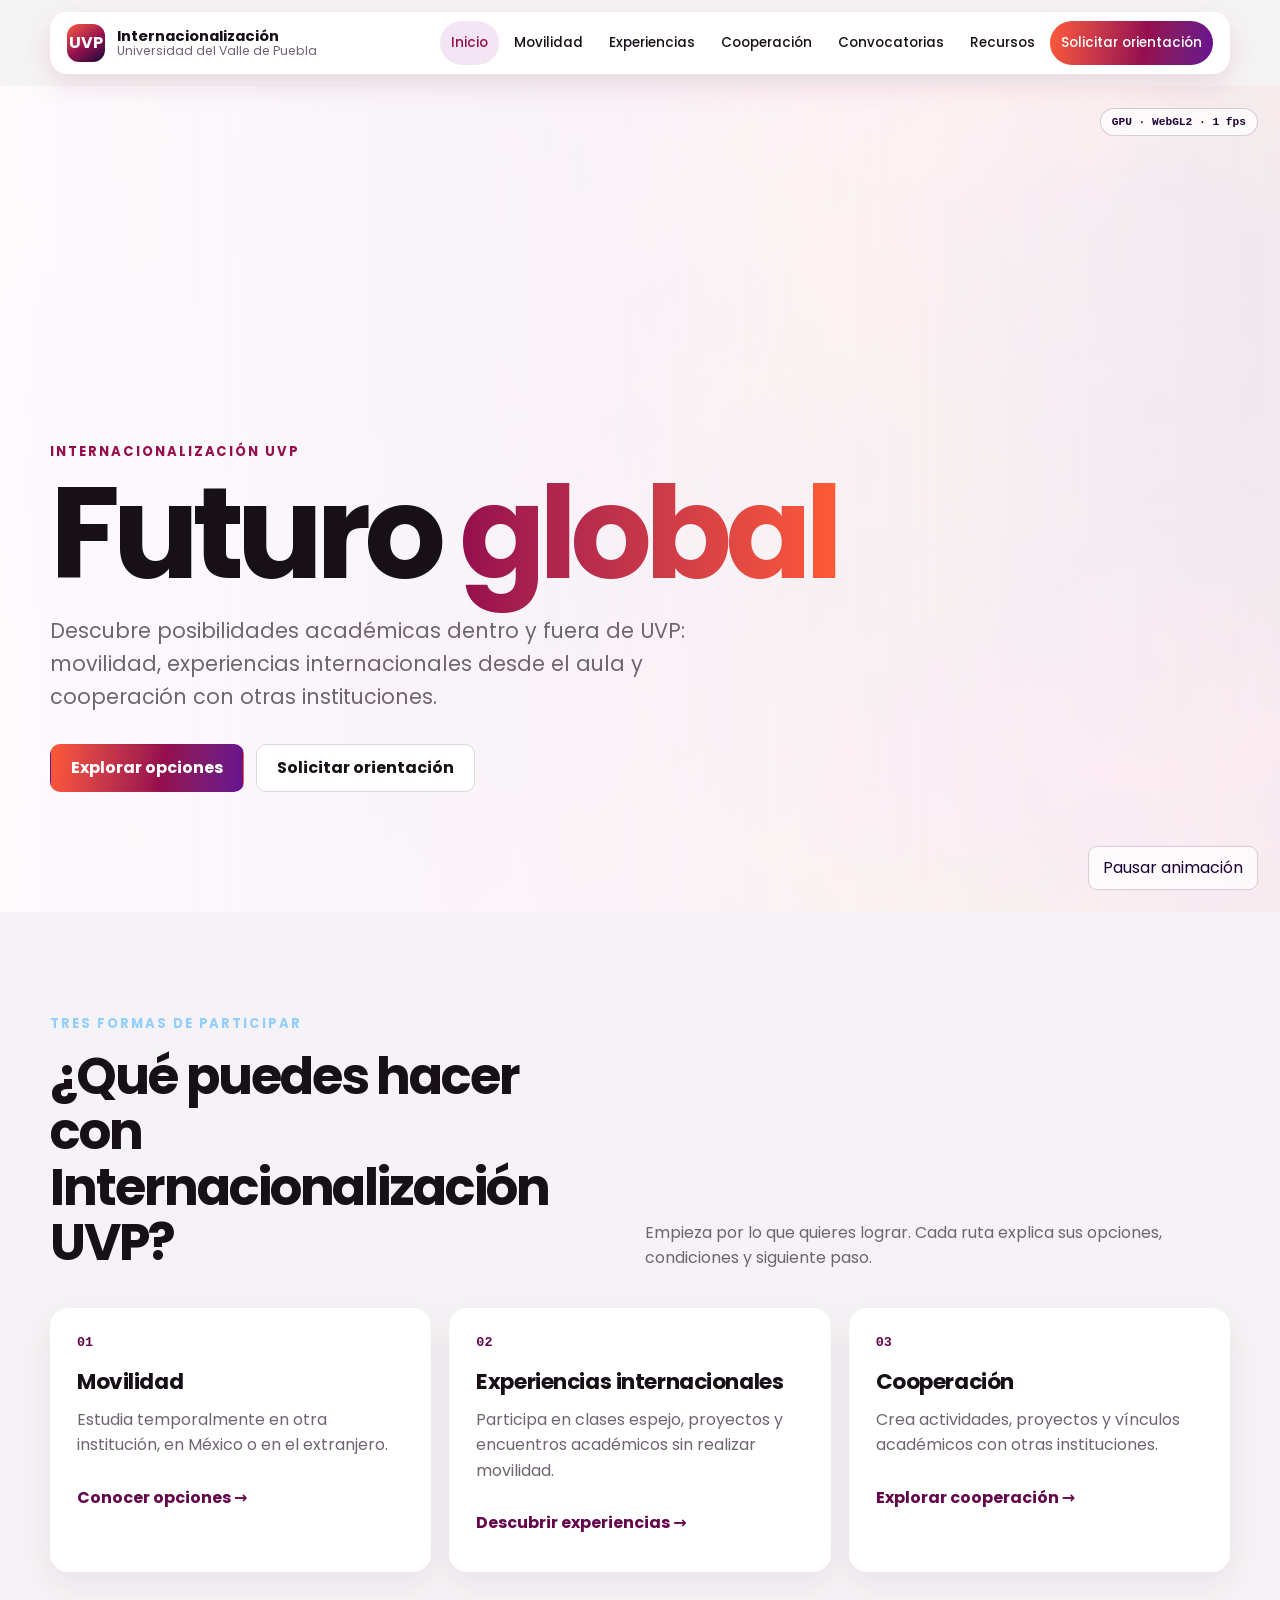
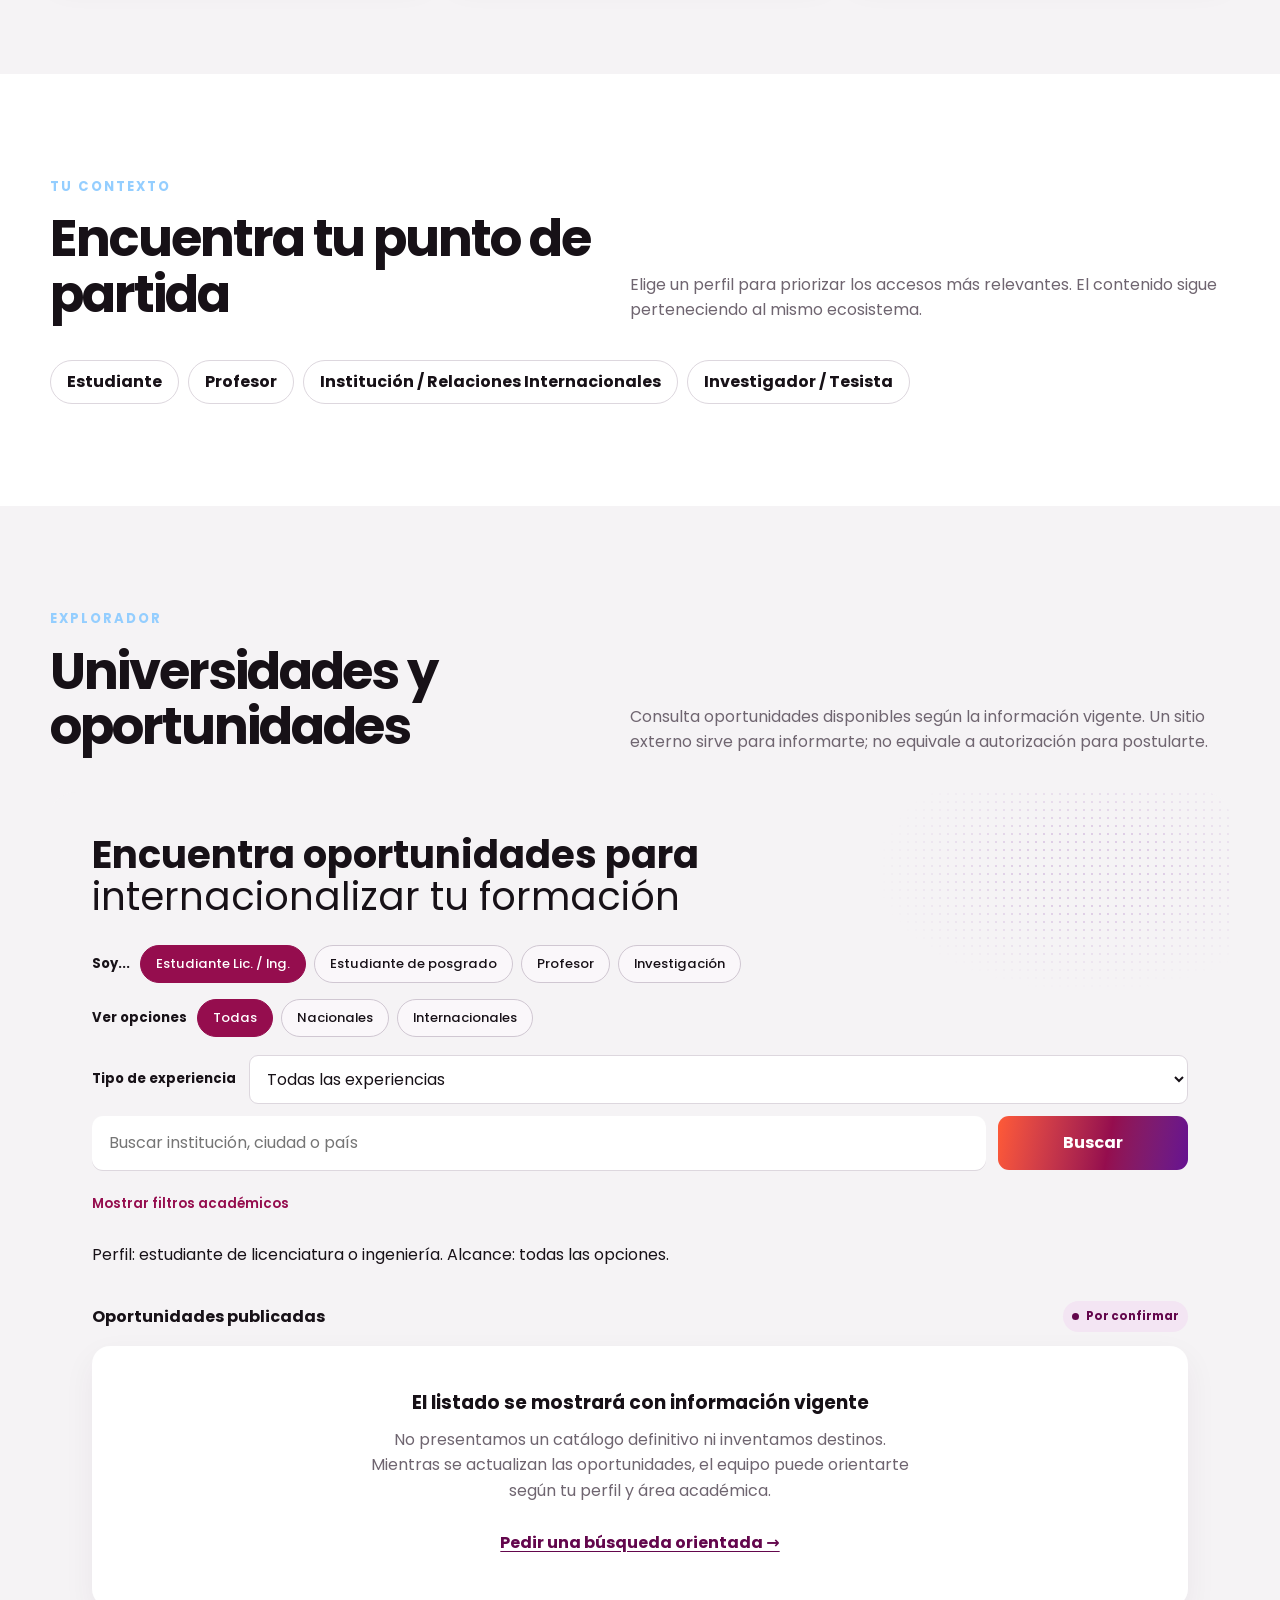
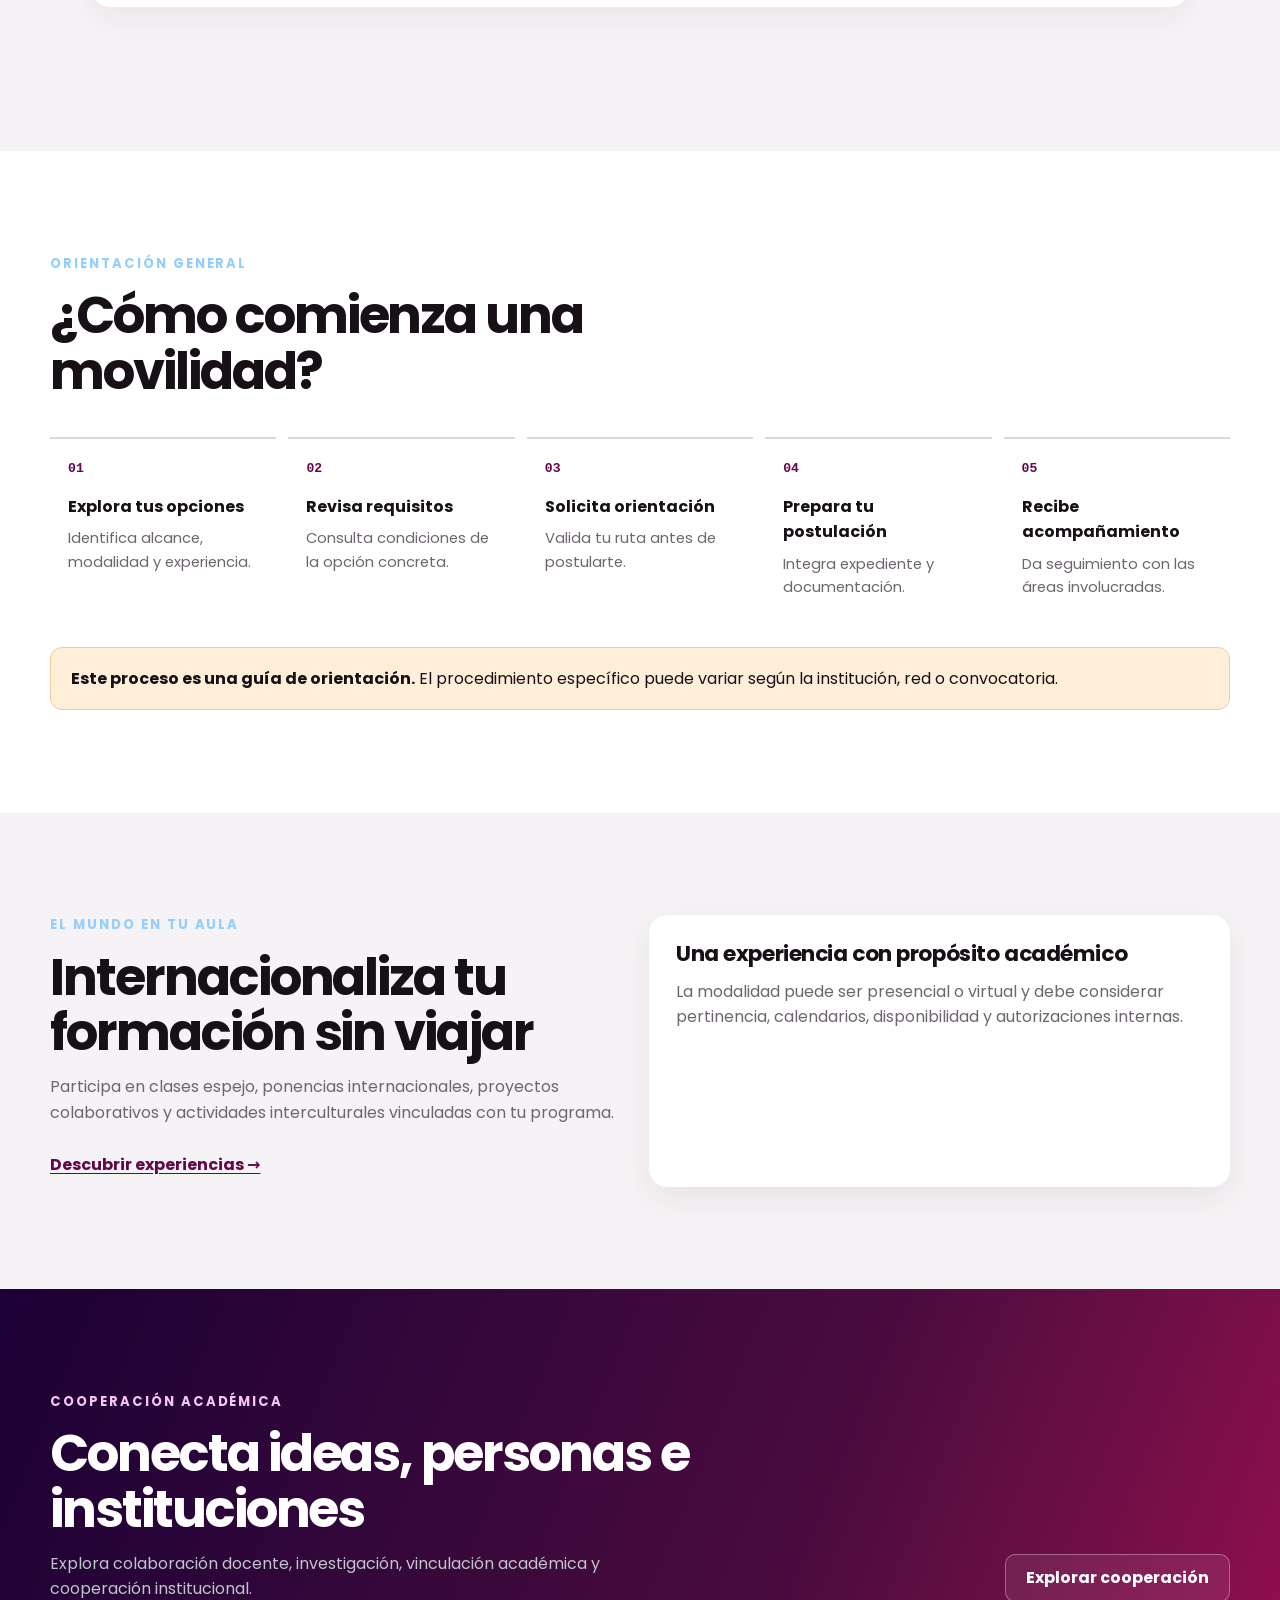
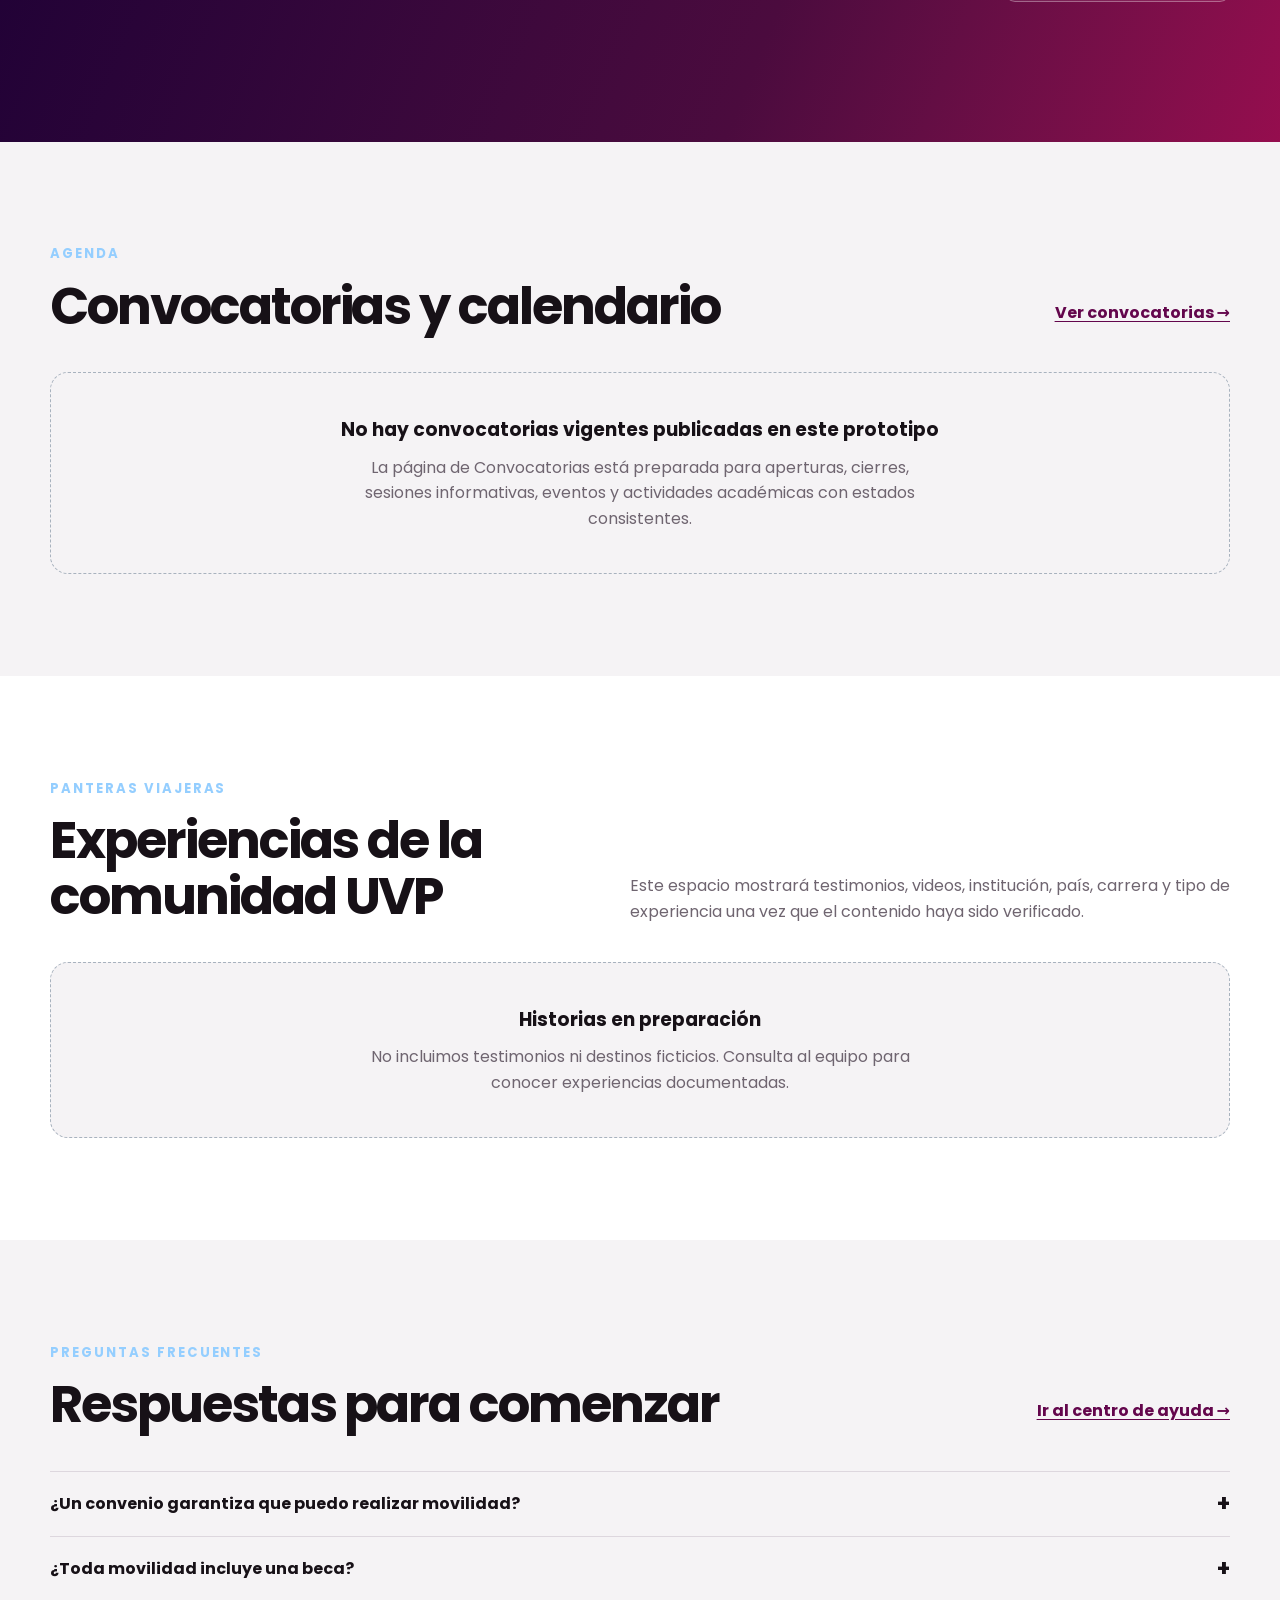
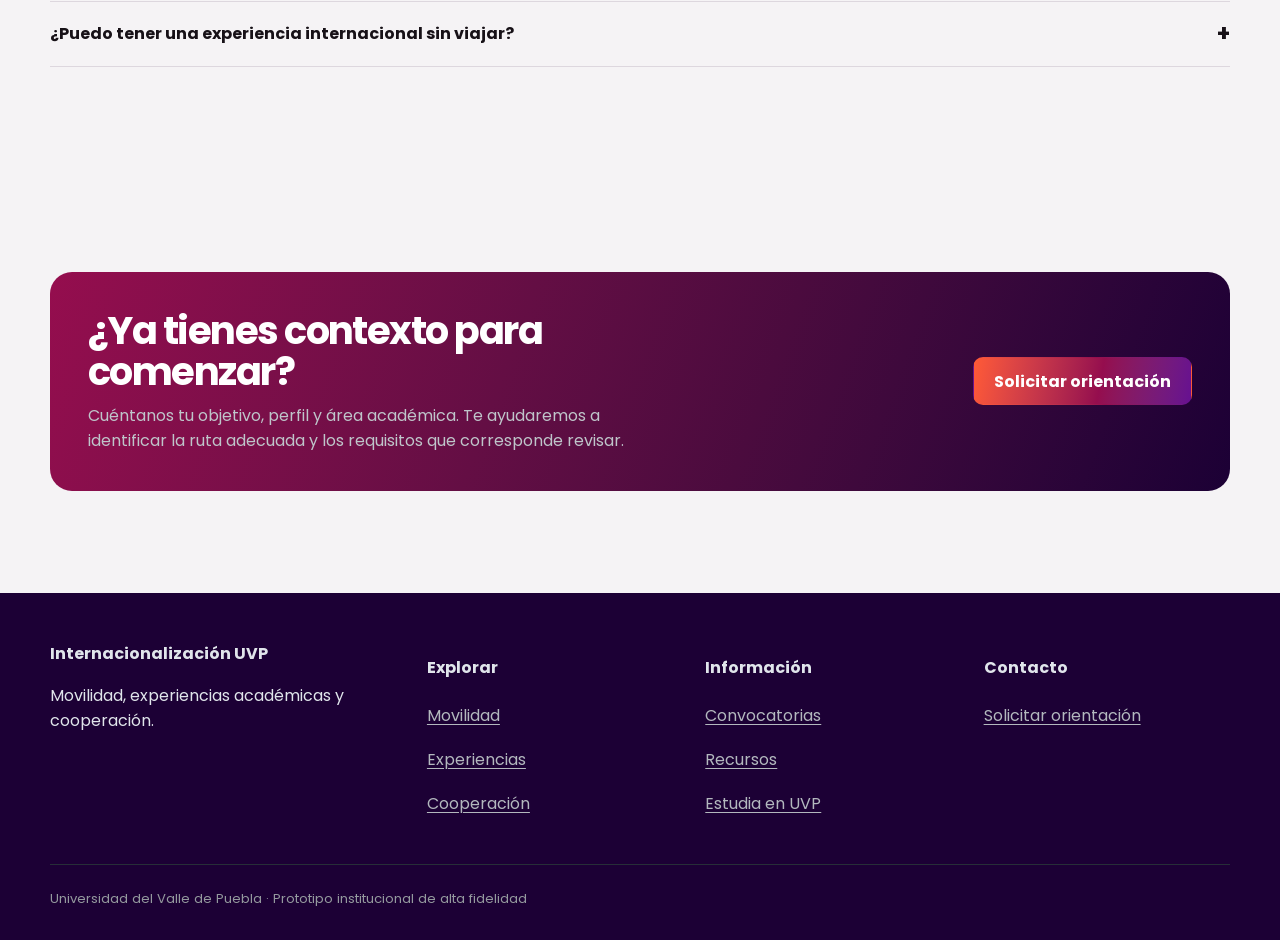
<file: index.html>
<!doctype html>
<html lang="es-MX">
<head>
  <meta charset="utf-8">
  <meta name="viewport" content="width=device-width, initial-scale=1">
  <meta name="description" content="Internacionalización UVP: movilidad, experiencias internacionales y cooperación académica.">
  <title>Internacionalización UVP</title>
  <style>
    :root{--bg:oklch(99% .002 240);--surface:oklch(100% 0 0);--fg:oklch(18% .012 250);--muted:oklch(54% .012 250);--border:oklch(92% .005 250);--accent:oklch(58% .18 255);--accent-dark:oklch(48% .18 255);--accent-soft:oklch(96% .03 255);--deep:oklch(19% .04 255);--success:oklch(52% .14 150);--warning:oklch(66% .14 75);--font-display:-apple-system,BlinkMacSystemFont,'SF Pro Display',system-ui,sans-serif;--font-body:-apple-system,BlinkMacSystemFont,'SF Pro Text',system-ui,sans-serif;--font-mono:ui-monospace,'SFMono-Regular',Consolas,monospace;--max:1180px}
    *{box-sizing:border-box}html{scroll-behavior:smooth}body{margin:0;color:var(--fg);background:var(--bg);font-family:var(--font-body);line-height:1.6}body.menu-open{overflow:hidden}a{color:inherit;text-underline-offset:.18em}button,input,select{font:inherit}:focus-visible{outline:3px solid oklch(68% .16 255);outline-offset:3px}.skip{position:fixed;left:18px;top:-80px;z-index:100;padding:12px 18px;background:var(--surface);border-radius:10px}.skip:focus{top:18px}.site-header{position:sticky;top:0;z-index:40;background:oklch(99% .002 240/.9);backdrop-filter:blur(14px);border-bottom:1px solid var(--border)}.nav-wrap{width:min(var(--max),calc(100% - 40px));margin:auto;min-height:74px;display:flex;align-items:center;gap:24px}.brand{display:flex;align-items:center;gap:12px;text-decoration:none;min-width:226px}.brand-mark{width:38px;height:38px;display:grid;place-items:center;border-radius:10px;background:var(--deep);color:var(--surface);font-weight:800}.brand-copy{line-height:1.1;font-size:.78rem;color:var(--muted)}.brand-copy strong{display:block;color:var(--fg);font-size:.92rem}.site-nav{display:flex;align-items:center;gap:4px;margin-left:auto}.site-nav a{min-height:44px;display:inline-flex;align-items:center;padding:0 11px;border-radius:9px;text-decoration:none;font-size:.92rem;font-weight:700}.site-nav a:hover,.site-nav a[aria-current=page]{background:var(--accent-soft);color:var(--accent-dark)}.site-nav .nav-cta{background:var(--accent);color:var(--surface)}.site-nav .nav-cta:hover{background:var(--accent-dark);color:var(--surface)}.menu-toggle{display:none;margin-left:auto;min-width:44px;min-height:44px;border:1px solid var(--border);background:var(--surface);border-radius:10px;color:var(--fg)}
    .hero{position:relative;min-height:calc(100svh - 74px);display:grid;align-items:end;overflow:hidden;background:var(--deep);color:var(--surface)}#aurora{position:absolute;inset:0;width:100%;height:100%;display:block}.hero::after{content:"";position:absolute;inset:0;background:linear-gradient(90deg,oklch(12% .04 255/.88) 0%,oklch(12% .04 255/.45) 52%,oklch(12% .04 255/.1) 100%)}.hero-content{position:relative;z-index:2;width:min(var(--max),calc(100% - 40px));margin:0 auto;padding:clamp(64px,10vw,120px) 0}.eyebrow{margin:0 0 14px;color:oklch(84% .12 255);font-size:.82rem;font-weight:800;letter-spacing:.15em;text-transform:uppercase}.hero h1{max-width:14ch;margin:0;font:800 clamp(3.8rem,10vw,8rem)/.9 var(--font-display);letter-spacing:-.05em}.hero .lead{max-width:52ch;margin:24px 0 0;color:oklch(90% .01 250);font-size:clamp(1.05rem,1.8vw,1.3rem)}.hero-actions{display:flex;flex-wrap:wrap;gap:12px;margin-top:30px}.button{min-height:48px;display:inline-flex;align-items:center;justify-content:center;padding:0 20px;border:1px solid oklch(100% 0 0/.32);border-radius:10px;background:oklch(100% 0 0/.08);color:var(--surface);font-weight:800;text-decoration:none;cursor:pointer}.button:hover{background:oklch(100% 0 0/.16)}.button-primary{border-color:var(--accent);background:var(--accent)}.button-primary:hover{background:var(--accent-dark)}.fps{position:absolute;z-index:3;top:22px;right:22px;padding:7px 11px;border:1px solid oklch(100% 0 0/.25);border-radius:999px;background:oklch(12% .04 255/.5);font:700 .7rem var(--font-mono);color:oklch(90% .01 250)}.motion-toggle{position:absolute;z-index:3;right:22px;bottom:22px;min-height:44px;padding:0 14px;border:1px solid oklch(100% 0 0/.3);border-radius:9px;background:oklch(12% .04 255/.7);color:var(--surface);cursor:pointer}
    .container{width:min(var(--max),calc(100% - 40px));margin:auto}.section{padding:clamp(72px,8vw,112px) 0}.section-alt{background:var(--surface);border-block:1px solid var(--border)}.section-dark{background:var(--deep);color:var(--surface)}.section-head{display:flex;justify-content:space-between;gap:28px;align-items:end;margin-bottom:38px}.section h2{max-width:22ch;margin:0;font:750 clamp(2rem,4vw,3.4rem)/1.08 var(--font-display);letter-spacing:-.03em}.section-intro{max-width:60ch;margin:14px 0 0;color:var(--muted)}.section-dark .section-intro{color:oklch(82% .01 250)}.grid{display:grid;gap:18px}.grid-2{grid-template-columns:repeat(2,minmax(0,1fr))}.grid-3{grid-template-columns:repeat(3,minmax(0,1fr))}.grid-4{grid-template-columns:repeat(4,minmax(0,1fr))}.card{min-width:0;padding:26px;background:var(--surface);border:1px solid var(--border);border-radius:18px}.card h3{margin:0;font:750 1.35rem/1.15 var(--font-display);letter-spacing:-.02em}.card p{margin:12px 0 0;color:var(--muted)}.card-link{display:block;text-decoration:none}.card-link:hover{border-color:oklch(72% .1 255);transform:translateY(-2px)}.number{display:block;margin-bottom:20px;color:var(--accent-dark);font:700 .84rem var(--font-mono)}.text-link{min-height:44px;display:inline-flex;align-items:center;margin-top:18px;color:var(--accent-dark);font-weight:800}.pill-row,.filter-row{display:flex;flex-wrap:wrap;gap:9px}.filter-chip{min-height:44px;padding:0 16px;border:1px solid var(--border);border-radius:999px;background:var(--surface);color:var(--fg);font-weight:750;cursor:pointer}.filter-chip:hover,.filter-chip[aria-pressed=true]{border-color:var(--accent);background:var(--accent-soft);color:var(--accent-dark)}.search-panel{padding:22px;background:var(--surface);border:1px solid var(--border);border-radius:18px}.search-grid{display:grid;grid-template-columns:2fr repeat(3,1fr);gap:12px}.field{display:grid;gap:7px}.field label{font-size:.82rem;font-weight:750}.field input,.field select{width:100%;min-height:48px;padding:11px 13px;border:1px solid oklch(82% .01 250);border-radius:9px;background:var(--surface);color:var(--fg)}.results-head{display:flex;justify-content:space-between;align-items:center;gap:16px;margin:28px 0 14px}.empty-state{padding:42px 26px;border:1px dashed oklch(76% .02 250);border-radius:18px;text-align:center;background:var(--bg)}.empty-state h3{margin:0 0 10px}.empty-state p{max-width:56ch;margin:auto;color:var(--muted)}.steps{counter-reset:steps;display:grid;grid-template-columns:repeat(5,1fr);gap:12px}.step{counter-increment:steps;padding:22px 18px;border-top:2px solid var(--border)}.step::before{content:"0" counter(steps);display:block;margin-bottom:18px;color:var(--accent-dark);font:700 .82rem var(--font-mono)}.step h3{margin:0;font-size:1rem}.step p{margin:8px 0 0;color:var(--muted);font-size:.92rem}.notice{margin-top:26px;padding:18px 20px;border-radius:12px;background:oklch(96% .035 75);border:1px solid oklch(86% .07 75)}.status{display:inline-flex;align-items:center;gap:7px;padding:6px 9px;border-radius:999px;background:var(--accent-soft);color:var(--accent-dark);font-size:.72rem;font-weight:850}.status::before{content:"";width:7px;height:7px;border-radius:50%;background:currentColor}.accordion{border-top:1px solid var(--border)}.accordion-item{border-bottom:1px solid var(--border)}.accordion button{width:100%;min-height:64px;display:flex;justify-content:space-between;gap:24px;align-items:center;padding:14px 0;border:0;background:transparent;color:var(--fg);text-align:left;font-weight:750;cursor:pointer}.accordion button::after{content:"+";font-size:1.4rem}.accordion button[aria-expanded=true]::after{content:"−"}.accordion-panel{display:none;padding:0 44px 20px 0;color:var(--muted)}.accordion-panel.is-open{display:block}.cta-band{display:flex;justify-content:space-between;align-items:center;gap:28px;padding:38px;border-radius:22px;background:var(--deep);color:var(--surface)}.cta-band h2{font-size:clamp(1.8rem,3vw,2.7rem)}.cta-band p{max-width:56ch;margin:10px 0 0;color:oklch(82% .01 250)}.footer{padding:48px 0 30px;background:oklch(14% .02 255);color:oklch(92% .01 250)}.footer-grid{display:grid;grid-template-columns:1.4fr repeat(3,1fr);gap:32px}.footer h2{font-size:1rem;margin-bottom:14px}.footer a{min-height:44px;display:flex;align-items:center;width:fit-content;color:oklch(78% .01 250)}.footer-bottom{margin-top:38px;padding-top:24px;border-top:1px solid oklch(30% .02 255);color:oklch(68% .01 250);font-size:.82rem}
    @media(max-width:1040px){.menu-toggle{display:inline-grid;place-items:center}.site-nav{display:none;position:fixed;inset:74px 0 auto;padding:18px 20px 28px;background:var(--surface);border-bottom:1px solid var(--border)}.site-nav.is-open{display:grid}.search-grid{grid-template-columns:repeat(2,minmax(0,1fr))}.search-grid .field:first-child{grid-column:1/-1}.steps{grid-template-columns:repeat(3,1fr)}.grid-4{grid-template-columns:repeat(2,minmax(0,1fr))}}@media(max-width:720px){.container,.nav-wrap,.hero-content{width:min(100% - 28px,var(--max))}.brand{min-width:0}.brand-copy span{display:none}.hero::after{background:oklch(12% .04 255/.68)}.hero h1{font-size:clamp(3.3rem,17vw,5.4rem)}.fps{display:none}.grid-2,.grid-3,.grid-4,.search-grid{grid-template-columns:1fr}.search-grid .field:first-child{grid-column:auto}.steps{grid-template-columns:1fr}.section-head,.cta-band{align-items:flex-start;flex-direction:column}.footer-grid{grid-template-columns:1fr 1fr}.footer-grid>:first-child{grid-column:1/-1}}@media(prefers-reduced-motion:reduce){html{scroll-behavior:auto}*{transition-duration:.01ms!important}}
  </style>
  <style>
    @font-face{font-family:'Poppins';src:url('assets/fonts/poppins-400.woff2') format('woff2');font-weight:400;font-style:normal;font-display:swap}
    @font-face{font-family:'Poppins';src:url('assets/fonts/poppins-500.woff2') format('woff2');font-weight:500;font-style:normal;font-display:swap}
    @font-face{font-family:'Poppins';src:url('assets/fonts/poppins-600.woff2') format('woff2');font-weight:600;font-style:normal;font-display:swap}
    @font-face{font-family:'Poppins';src:url('assets/fonts/poppins-700.woff2') format('woff2');font-weight:700;font-style:normal;font-display:swap}
    :root{--bg:oklch(96.6% .003 325.6);--surface:oklch(100% 0 0);--fg:oklch(18.8% .015 326.2);--muted:oklch(52% .021 323.1);--border:oklch(88.6% .011 321.3);--accent:oklch(43.9% .17 .2);--accent-dark:oklch(34% .14 342);--accent-hot:oklch(68.4% .207 33.9);--accent-soft:oklch(93.7% .024 325.8);--deep:oklch(18.5% .097 302.4);--deep-2:oklch(29% .111 337.9);--font-display:'Poppins','Avenir Next',system-ui,sans-serif;--font-body:'Poppins','Avenir Next',system-ui,sans-serif}
    body{line-height:1.58}:focus-visible{outline-color:var(--accent-hot)}.site-header{padding:12px 0;background:oklch(96.6% .003 325.6/.84);border:0}.nav-wrap{min-height:62px;padding:0 16px;background:var(--surface);border:1px solid oklch(100% 0 0/.8);border-radius:17px;box-shadow:0 10px 28px oklch(43.9% .17 .2/.12)}.brand-mark{border-radius:12px;background:linear-gradient(145deg,var(--accent-hot),var(--accent) 54%,var(--deep))}.site-nav a{border-radius:999px;font-size:.84rem;font-weight:500}.site-nav a:hover,.site-nav a[aria-current=page]{background:var(--accent-soft);color:var(--accent)}.site-nav .nav-cta,.button-primary{border-color:transparent;background:linear-gradient(100deg,var(--accent-hot),var(--accent) 58%,oklch(40% .19 310));color:var(--surface)}.site-nav .nav-cta:hover,.button-primary:hover{background:linear-gradient(100deg,oklch(62% .2 34),var(--accent-dark) 62%,var(--deep));color:var(--surface)}
    .hero{color:var(--fg);background:var(--bg)}.hero::after{background:linear-gradient(90deg,oklch(99% .004 325/.94) 0%,oklch(98% .008 325/.72) 48%,oklch(98% .008 325/.12) 100%)}.hero .eyebrow{color:var(--accent)}.hero h1{max-width:11ch;color:var(--fg);font-weight:700;letter-spacing:-.055em;text-shadow:none}.hero h1 span{background:linear-gradient(90deg,var(--accent),var(--accent-hot));background-clip:text;-webkit-background-clip:text;color:transparent}.hero .lead{color:var(--muted)}.hero .button:not(.button-primary){border-color:var(--border);background:var(--surface);color:var(--fg)}.hero .button:not(.button-primary):hover{border-color:var(--accent);background:var(--accent-soft)}.fps,.motion-toggle{border-color:oklch(29% .111 337.9/.2);background:oklch(100% 0 0/.72);color:var(--deep);backdrop-filter:blur(8px)}
    .section-alt{border:0}.section-dark{background:linear-gradient(112deg,var(--deep),var(--deep-2) 62%,var(--accent))}.section-dark .eyebrow{color:oklch(88% .08 330)}.section h2{letter-spacing:-.04em}.card{border-color:oklch(100% 0 0/.9);box-shadow:0 12px 32px oklch(29% .111 337.9/.07)}.card-link:hover{border-color:var(--accent);box-shadow:0 16px 34px oklch(43.9% .17 .2/.12)}.filter-chip:hover,.filter-chip[aria-pressed=true]{border-color:var(--accent);background:var(--accent-soft);color:var(--accent)}.cta-band{background:linear-gradient(110deg,var(--accent),var(--deep-2) 60%,var(--deep))}.footer{background:var(--deep)}
    .search-panel{position:relative;overflow:hidden;padding:clamp(24px,4vw,42px);background:var(--bg);border:0;border-radius:26px}.opportunity-finder{position:relative;isolation:isolate}.opportunity-finder::after{content:"";position:absolute;z-index:-1;width:420px;height:240px;top:-42px;right:-70px;opacity:.45;background-image:radial-gradient(circle,oklch(76% .08 315) 1.25px,transparent 1.5px);background-size:8px 8px;mask-image:radial-gradient(ellipse at center,black 24%,transparent 72%);pointer-events:none}.finder-heading{max-width:21ch;margin:0 0 28px;font-size:clamp(2rem,4vw,3.4rem);font-weight:400;line-height:1.08}.finder-heading strong{display:block;font-weight:700}.filter-groups{display:flex;flex-wrap:wrap;gap:16px 28px;align-items:center;margin-bottom:18px}.filter-set{display:flex;flex-wrap:wrap;align-items:center;gap:8px}.filter-label{margin-right:2px;font-size:.82rem;font-weight:700}.opportunity-finder .filter-chip{min-height:38px;padding:0 15px;border-color:oklch(84% .018 322);background:oklch(98% .004 325);font-size:.82rem;font-weight:500}.opportunity-finder .filter-chip:hover{border-color:var(--accent);background:var(--surface);color:var(--accent)}.opportunity-finder .filter-chip[aria-pressed=true]{border-color:var(--accent);background:var(--accent);color:var(--surface)}.finder-select{margin-bottom:12px}.finder-select .field{grid-template-columns:150px minmax(0,1fr);align-items:center}.finder-select .field label{font-weight:700}.finder-select select,.advanced-filter-grid select{border-color:var(--border);background:var(--surface)}.advanced-filters{margin:12px 0 0}.advanced-filters summary{min-height:44px;display:inline-flex;align-items:center;color:var(--accent);font-size:.84rem;font-weight:600;cursor:pointer}.advanced-filters[open] summary{margin-bottom:12px}.advanced-filter-grid{display:grid;grid-template-columns:repeat(2,minmax(0,1fr));gap:12px}.search-action-row{display:grid;grid-template-columns:minmax(0,1fr) 190px;gap:12px}.search-action-row input{min-height:54px;padding:0 17px;border:0;border-radius:11px;background:var(--surface);box-shadow:0 1px 0 var(--border)}.search-button{min-height:54px;border:0;border-radius:11px;background:linear-gradient(100deg,var(--accent-hot),var(--accent) 58%,oklch(40% .19 310));color:var(--surface);font-weight:700;cursor:pointer}.search-button:hover{background:linear-gradient(100deg,oklch(62% .2 34),var(--accent-dark) 62%,var(--deep))}.opportunity-finder .results-head{position:relative;z-index:1;margin-top:34px}.opportunity-finder .empty-state{position:relative;z-index:1;border:0;background:var(--surface);box-shadow:0 12px 32px oklch(29% .111 337.9/.06)}.visually-hidden{position:absolute;width:1px;height:1px;padding:0;margin:-1px;overflow:hidden;clip:rect(0,0,0,0);white-space:nowrap;border:0}
    .finder-heading{max-width:32ch;font-size:clamp(1.9rem,3vw,3rem)}
    @media(max-width:1040px){.site-nav{inset:86px 14px auto;border:1px solid var(--border);border-radius:16px;box-shadow:0 18px 36px oklch(29% .111 337.9/.16)}}
    @media(max-width:720px){.site-header{padding:8px 0}.nav-wrap{width:min(100% - 20px,var(--max));padding:0 12px}.hero::after{background:oklch(98% .006 325/.78)}.hero h1{font-size:clamp(3.1rem,16vw,5.2rem)}.finder-select .field,.advanced-filter-grid,.search-action-row{grid-template-columns:1fr}.search-button{width:100%}}
  </style>
</head>
<body>
  <a class="skip" href="#contenido">Saltar al contenido</a>
  <header class="site-header" data-od-id="global-header">
    <div class="nav-wrap">
      <a class="brand" href="index.html" aria-label="Internacionalización UVP, inicio">
        <span class="brand-mark" aria-hidden="true">UVP</span>
        <span class="brand-copy"><strong>Internacionalización</strong><span>Universidad del Valle de Puebla</span></span>
      </a>
      <button class="menu-toggle" type="button" aria-expanded="false" aria-controls="site-nav" data-menu-toggle>Menú</button>
      <nav class="site-nav" id="site-nav" aria-label="Navegación principal" data-site-nav>
        <a href="index.html" aria-current="page">Inicio</a><a href="movilidad.html">Movilidad</a><a href="experiencias.html">Experiencias</a><a href="cooperacion.html">Cooperación</a><a href="convocatorias.html">Convocatorias</a><a href="recursos.html">Recursos</a><a class="nav-cta" href="orientacion.html">Solicitar orientación</a>
      </nav>
    </div>
  </header>
  <main id="contenido">
    <section class="hero" data-od-id="hero-inicio">
      <canvas id="aurora" aria-hidden="true"></canvas>
      <div class="fps" id="fps" aria-live="polite">GPU · WebGL2</div>
      <button class="motion-toggle" id="motion-toggle" type="button" aria-pressed="false">Pausar animación</button>
      <div class="hero-content">
        <p class="eyebrow">Internacionalización UVP</p>
        <h1>Futuro <span>global</span></h1>
        <p class="lead">Descubre posibilidades académicas dentro y fuera de UVP: movilidad, experiencias internacionales desde el aula y cooperación con otras instituciones.</p>
        <div class="hero-actions"><a class="button button-primary" href="#opciones" data-od-id="cta-explorar-opciones">Explorar opciones</a><a class="button" href="orientacion.html" data-od-id="cta-orientacion-hero">Solicitar orientación</a></div>
      </div>
    </section>

    <section class="section" id="opciones" data-od-id="posibilidades">
      <div class="container"><div class="section-head"><div><p class="eyebrow">Tres formas de participar</p><h2>¿Qué puedes hacer con Internacionalización UVP?</h2></div><p class="section-intro">Empieza por lo que quieres lograr. Cada ruta explica sus opciones, condiciones y siguiente paso.</p></div>
        <div class="grid grid-3">
          <a class="card card-link" href="movilidad.html" data-od-id="route-movilidad"><span class="number">01</span><h3>Movilidad</h3><p>Estudia temporalmente en otra institución, en México o en el extranjero.</p><span class="text-link">Conocer opciones →</span></a>
          <a class="card card-link" href="experiencias.html" data-od-id="route-experiencias"><span class="number">02</span><h3>Experiencias internacionales</h3><p>Participa en clases espejo, proyectos y encuentros académicos sin realizar movilidad.</p><span class="text-link">Descubrir experiencias →</span></a>
          <a class="card card-link" href="cooperacion.html" data-od-id="route-cooperacion"><span class="number">03</span><h3>Cooperación</h3><p>Crea actividades, proyectos y vínculos académicos con otras instituciones.</p><span class="text-link">Explorar cooperación →</span></a>
        </div>
      </div>
    </section>

    <section class="section section-alt" data-od-id="punto-de-partida">
      <div class="container"><div class="section-head"><div><p class="eyebrow">Tu contexto</p><h2>Encuentra tu punto de partida</h2></div><p class="section-intro" id="profile-message" aria-live="polite">Elige un perfil para priorizar los accesos más relevantes. El contenido sigue perteneciendo al mismo ecosistema.</p></div>
        <div class="filter-row" data-filter-group data-result-target="#profile-message">
          <button class="filter-chip" type="button" aria-pressed="false" data-message="Para estudiantes: movilidad, experiencias desde el aula y convocatorias vigentes.">Estudiante</button>
          <button class="filter-chip" type="button" aria-pressed="false" data-message="Para profesores: clase espejo, docencia compartida y cooperación académica.">Profesor</button>
          <button class="filter-chip" type="button" aria-pressed="false" data-message="Para instituciones: cooperación, convenios, redes y propuestas conjuntas.">Institución / Relaciones Internacionales</button>
          <button class="filter-chip" type="button" aria-pressed="false" data-message="Para investigación: proyectos conjuntos, especialistas, codirecciones y publicaciones.">Investigador / Tesista</button>
        </div>
      </div>
    </section>

    <section class="section" data-od-id="universidades-oportunidades">
      <div class="container"><div class="section-head"><div><p class="eyebrow">Explorador</p><h2>Universidades y oportunidades</h2></div><p class="section-intro">Consulta oportunidades disponibles según la información vigente. Un sitio externo sirve para informarte; no equivale a autorización para postularte.</p></div>
        <div class="search-panel opportunity-finder" data-opportunity-search>
          <h3 class="finder-heading"><strong>Encuentra oportunidades para</strong> internacionalizar tu formación</h3>
          <div class="filter-groups">
            <div class="filter-set" data-filter-group data-result-target="#finder-feedback-home">
              <span class="filter-label">Soy...</span>
              <button class="filter-chip" type="button" aria-pressed="true" data-message="Perfil: estudiante de licenciatura o ingeniería.">Estudiante Lic. / Ing.</button>
              <button class="filter-chip" type="button" aria-pressed="false" data-message="Perfil: estudiante de posgrado.">Estudiante de posgrado</button>
              <button class="filter-chip" type="button" aria-pressed="false" data-message="Perfil: profesor.">Profesor</button>
              <button class="filter-chip" type="button" aria-pressed="false" data-message="Perfil: investigador o tesista.">Investigación</button>
            </div>
            <div class="filter-set" data-filter-group data-result-target="#finder-feedback-home">
              <span class="filter-label">Ver opciones</span>
              <button class="filter-chip" type="button" aria-pressed="true" data-message="Alcance: opciones nacionales e internacionales.">Todas</button>
              <button class="filter-chip" type="button" aria-pressed="false" data-message="Alcance: opciones nacionales.">Nacionales</button>
              <button class="filter-chip" type="button" aria-pressed="false" data-message="Alcance: opciones internacionales.">Internacionales</button>
            </div>
          </div>
          <div class="finder-select"><div class="field"><label for="experience-home">Tipo de experiencia</label><select id="experience-home"><option>Todas las experiencias</option><option>Estudiar en otra universidad</option><option>Movilidad virtual</option><option>Experiencia corta</option><option>Proyecto o colaboración</option></select></div></div>
          <div class="search-action-row"><label class="visually-hidden" for="search-home">Buscar institución, ciudad o país</label><input id="search-home" type="search" placeholder="Buscar institución, ciudad o país"><button class="search-button" type="button">Buscar</button></div>
          <details class="advanced-filters"><summary>Mostrar filtros académicos</summary><div class="advanced-filter-grid"><div class="field"><label for="area-home">Área académica</label><select id="area-home"><option>Todas las áreas</option><option>Consultar compatibilidad</option></select></div><div class="field"><label for="network-home">Red o mecanismo</label><select id="network-home"><option>Todos</option><option>Por confirmar</option></select></div></div></details>
          <p class="field-help" id="finder-feedback-home" aria-live="polite">Perfil: estudiante de licenciatura o ingeniería. Alcance: todas las opciones.</p>
          <div class="results-head"><strong>Oportunidades publicadas</strong><span class="status">Por confirmar</span></div>
          <div class="empty-state"><h3>El listado se mostrará con información vigente</h3><p>No presentamos un catálogo definitivo ni inventamos destinos. Mientras se actualizan las oportunidades, el equipo puede orientarte según tu perfil y área académica.</p><a class="text-link" href="orientacion.html">Pedir una búsqueda orientada →</a></div>
        </div>
      </div>
    </section>

    <section class="section section-alt" data-od-id="proceso-general">
      <div class="container"><div class="section-head"><div><p class="eyebrow">Orientación general</p><h2>¿Cómo comienza una movilidad?</h2></div></div>
        <div class="steps"><article class="step"><h3>Explora tus opciones</h3><p>Identifica alcance, modalidad y experiencia.</p></article><article class="step"><h3>Revisa requisitos</h3><p>Consulta condiciones de la opción concreta.</p></article><article class="step"><h3>Solicita orientación</h3><p>Valida tu ruta antes de postularte.</p></article><article class="step"><h3>Prepara tu postulación</h3><p>Integra expediente y documentación.</p></article><article class="step"><h3>Recibe acompañamiento</h3><p>Da seguimiento con las áreas involucradas.</p></article></div>
        <div class="notice"><strong>Este proceso es una guía de orientación.</strong> El procedimiento específico puede variar según la institución, red o convocatoria.</div>
      </div>
    </section>

    <section class="section" data-od-id="mundo-en-aula"><div class="container"><div class="grid grid-2"><div><p class="eyebrow">El mundo en tu aula</p><h2>Internacionaliza tu formación sin viajar</h2><p class="section-intro">Participa en clases espejo, ponencias internacionales, proyectos colaborativos y actividades interculturales vinculadas con tu programa.</p><a class="text-link" href="experiencias.html">Descubrir experiencias →</a></div><div class="card"><h3>Una experiencia con propósito académico</h3><p>La modalidad puede ser presencial o virtual y debe considerar pertinencia, calendarios, disponibilidad y autorizaciones internas.</p></div></div></div></section>

    <section class="section section-dark" data-od-id="cooperacion-home"><div class="container"><div class="section-head"><div><p class="eyebrow">Cooperación académica</p><h2>Conecta ideas, personas e instituciones</h2><p class="section-intro">Explora colaboración docente, investigación, vinculación académica y cooperación institucional.</p></div><a class="button" href="cooperacion.html">Explorar cooperación</a></div></div></section>

    <section class="section" data-od-id="convocatorias-home"><div class="container"><div class="section-head"><div><p class="eyebrow">Agenda</p><h2>Convocatorias y calendario</h2></div><a class="text-link" href="convocatorias.html">Ver convocatorias →</a></div><div class="empty-state"><h3>No hay convocatorias vigentes publicadas en este prototipo</h3><p>La página de Convocatorias está preparada para aperturas, cierres, sesiones informativas, eventos y actividades académicas con estados consistentes.</p></div></div></section>

    <section class="section section-alt" data-od-id="panteras-viajeras"><div class="container"><div class="section-head"><div><p class="eyebrow">Panteras Viajeras</p><h2>Experiencias de la comunidad UVP</h2></div><p class="section-intro">Este espacio mostrará testimonios, videos, institución, país, carrera y tipo de experiencia una vez que el contenido haya sido verificado.</p></div><div class="empty-state"><h3>Historias en preparación</h3><p>No incluimos testimonios ni destinos ficticios. Consulta al equipo para conocer experiencias documentadas.</p></div></div></section>

    <section class="section" data-od-id="faq-destacadas"><div class="container"><div class="section-head"><div><p class="eyebrow">Preguntas frecuentes</p><h2>Respuestas para comenzar</h2></div><a class="text-link" href="recursos.html#preguntas">Ir al centro de ayuda →</a></div><div class="accordion"><div class="accordion-item"><button type="button" aria-expanded="false" aria-controls="faq-1">¿Un convenio garantiza que puedo realizar movilidad?</button><div class="accordion-panel" id="faq-1">No. Un convenio puede facilitar mecanismos de colaboración, pero no garantiza plazas, aceptación, becas, recursos ni actividades disponibles.</div></div><div class="accordion-item"><button type="button" aria-expanded="false" aria-controls="faq-2">¿Toda movilidad incluye una beca?</button><div class="accordion-panel" id="faq-2">No. La movilidad, el convenio o la nominación no implican automáticamente financiamiento. Consulta únicamente apoyos confirmados y vigentes.</div></div><div class="accordion-item"><button type="button" aria-expanded="false" aria-controls="faq-3">¿Puedo tener una experiencia internacional sin viajar?</button><div class="accordion-panel" id="faq-3">Sí. Las clases espejo, proyectos colaborativos, ponencias y otras actividades pueden internacionalizar tu formación desde el aula.</div></div></div></div></section>

    <section class="section" data-od-id="orientacion-final"><div class="container"><div class="cta-band"><div><h2>¿Ya tienes contexto para comenzar?</h2><p>Cuéntanos tu objetivo, perfil y área académica. Te ayudaremos a identificar la ruta adecuada y los requisitos que corresponde revisar.</p></div><a class="button button-primary" href="orientacion.html">Solicitar orientación</a></div></div></section>
  </main>
  <footer class="footer"><div class="container"><div class="footer-grid"><div><strong>Internacionalización UVP</strong><p>Movilidad, experiencias académicas y cooperación.</p></div><div><h2>Explorar</h2><a href="movilidad.html">Movilidad</a><a href="experiencias.html">Experiencias</a><a href="cooperacion.html">Cooperación</a></div><div><h2>Información</h2><a href="convocatorias.html">Convocatorias</a><a href="recursos.html">Recursos</a><a href="estudia-en-uvp.html">Estudia en UVP</a></div><div><h2>Contacto</h2><a href="orientacion.html">Solicitar orientación</a></div></div><div class="footer-bottom">Universidad del Valle de Puebla · Prototipo institucional de alta fidelidad</div></div></footer>
  <script>
  (()=>{
    const menuButton=document.querySelector('[data-menu-toggle]'),menu=document.querySelector('[data-site-nav]');if(menuButton&&menu){menuButton.addEventListener('click',()=>{const open=menuButton.getAttribute('aria-expanded')==='true';menuButton.setAttribute('aria-expanded',String(!open));menu.classList.toggle('is-open',!open);document.body.classList.toggle('menu-open',!open)})}
    document.querySelectorAll('.accordion button').forEach(button=>button.addEventListener('click',()=>{const panel=document.getElementById(button.getAttribute('aria-controls')),open=button.getAttribute('aria-expanded')==='true';button.setAttribute('aria-expanded',String(!open));panel&&panel.classList.toggle('is-open',!open)}));
    document.querySelectorAll('[data-filter-group]').forEach(group=>group.querySelectorAll('.filter-chip').forEach(chip=>chip.addEventListener('click',()=>{group.querySelectorAll('.filter-chip').forEach(item=>item.setAttribute('aria-pressed','false'));chip.setAttribute('aria-pressed','true');const target=document.querySelector(group.dataset.resultTarget);if(target)target.textContent=chip.dataset.message})));
    document.querySelectorAll('[data-opportunity-search]').forEach(finder=>{const input=finder.querySelector('input[type="search"]'),button=finder.querySelector('.search-button'),feedback=finder.querySelector('[aria-live="polite"]'),experience=finder.querySelector('.finder-select select');const runSearch=()=>{const query=input?.value.trim(),type=experience?.value||'Todas las experiencias';if(feedback)feedback.textContent=query?`Búsqueda preparada para “${query}” · ${type}.`:`Selecciona filtros o escribe una institución, ciudad o país · ${type}.`};button?.addEventListener('click',runSearch);input?.addEventListener('keydown',event=>{if(event.key==='Enter'){event.preventDefault();runSearch()}})});
    const canvas=document.getElementById('aurora'),fps=document.getElementById('fps'),toggle=document.getElementById('motion-toggle'),reduced=matchMedia('(prefers-reduced-motion: reduce)').matches;let paused=reduced;
    const gl=canvas.getContext('webgl2',{antialias:true,alpha:false});if(!gl){fps.textContent='Visual estático · WebGL2 no disponible';fps.style.display='block';canvas.style.background='oklch(19% .04 255)';toggle.hidden=true;return}
    const vert=`#version 300 es\nin vec2 p;void main(){gl_Position=vec4(p,0.,1.);}`;
    const frag=`#version 300 es\nprecision highp float;out vec4 o;uniform vec2 res;uniform float t;float hash(vec2 p){return fract(sin(dot(p,vec2(41.3,289.1)))*43758.5453);}float noise(vec2 p){vec2 i=floor(p),f=fract(p),u=f*f*(3.-2.*f);return mix(mix(hash(i),hash(i+vec2(1,0)),u.x),mix(hash(i+vec2(0,1)),hash(i+vec2(1,1)),u.x),u.y);}float fbm(vec2 p){float v=0.,a=.5;for(int i=0;i<6;i++){v+=a*noise(p);p*=2.;a*=.5;}return v;}void main(){vec2 uv=(gl_FragCoord.xy-.5*res)/res.y;float tm=t*.035;vec2 q=vec2(fbm(uv*1.5+tm),fbm(uv*1.5-tm+5.2));vec2 r=vec2(fbm(uv*2.2+q+vec2(1.7,9.2)+.12*tm),fbm(uv*2.2+q+vec2(8.3,2.8)-.12*tm));float f=fbm(uv*1.9+r);vec3 base=mix(vec3(.92,.89,.94),vec3(.98,.93,.90),clamp(f*f*1.8,0.,1.));vec3 magenta=vec3(.58,.05,.31);vec3 orange=vec3(1.,.35,.21);vec3 col=base+magenta*pow(clamp(length(r)-.38,0.,1.),2.8)*.3;col+=orange*pow(clamp(q.y-.18,0.,1.),4.)*.22;o=vec4(pow(col,vec3(.96)),1.);}`;
    function compile(type,source){const shader=gl.createShader(type);gl.shaderSource(shader,source);gl.compileShader(shader);if(!gl.getShaderParameter(shader,gl.COMPILE_STATUS)){const detail=gl.getShaderInfoLog(shader)||'Error de shader';console.error(detail);throw new Error(detail)}return shader}
    const program=gl.createProgram();try{gl.attachShader(program,compile(gl.VERTEX_SHADER,vert));gl.attachShader(program,compile(gl.FRAGMENT_SHADER,frag));gl.linkProgram(program);if(!gl.getProgramParameter(program,gl.LINK_STATUS))throw new Error(gl.getProgramInfoLog(program)||'Error de enlace')}catch(error){console.error(error);fps.textContent='Visual estático';canvas.style.background='oklch(19% .04 255)';return}gl.useProgram(program);const buffer=gl.createBuffer();gl.bindBuffer(gl.ARRAY_BUFFER,buffer);gl.bufferData(gl.ARRAY_BUFFER,new Float32Array([-1,-1,3,-1,-1,3]),gl.STATIC_DRAW);const loc=gl.getAttribLocation(program,'p');gl.enableVertexAttribArray(loc);gl.vertexAttribPointer(loc,2,gl.FLOAT,false,0,0);const uRes=gl.getUniformLocation(program,'res'),uTime=gl.getUniformLocation(program,'t');
    function resize(){const dpr=Math.min(devicePixelRatio||1,2),w=Math.floor(canvas.clientWidth*dpr),h=Math.floor(canvas.clientHeight*dpr);if(w===canvas.width&&h===canvas.height)return;canvas.width=w;canvas.height=h;gl.viewport(0,0,w,h)}addEventListener('resize',resize);resize();
    let frames=0,last=performance.now(),acc=0,start=performance.now(),storedTime=0;function draw(now){resize();const time=paused?storedTime:(now-start)/1000;gl.uniform2f(uRes,canvas.width,canvas.height);gl.uniform1f(uTime,time);gl.drawArrays(gl.TRIANGLES,0,3);if(gl.getError()!==gl.NO_ERROR&&frames===0)console.error('Error WebGL tras el primer fotograma');if(!paused){frames++;acc+=now-last;if(acc>700){fps.textContent='GPU · WebGL2 · '+Math.round(frames*1000/acc)+' fps';frames=0;acc=0}requestAnimationFrame(draw)}last=now}draw(performance.now());
    toggle.textContent=paused?'Reanudar animación':'Pausar animación';toggle.setAttribute('aria-pressed',String(paused));toggle.addEventListener('click',()=>{paused=!paused;toggle.setAttribute('aria-pressed',String(paused));toggle.textContent=paused?'Reanudar animación':'Pausar animación';if(paused)storedTime=(performance.now()-start)/1000;else{start=performance.now()-storedTime*1000;last=performance.now();requestAnimationFrame(draw)}});
  })();
  </script>
</body>
</html>
</file>
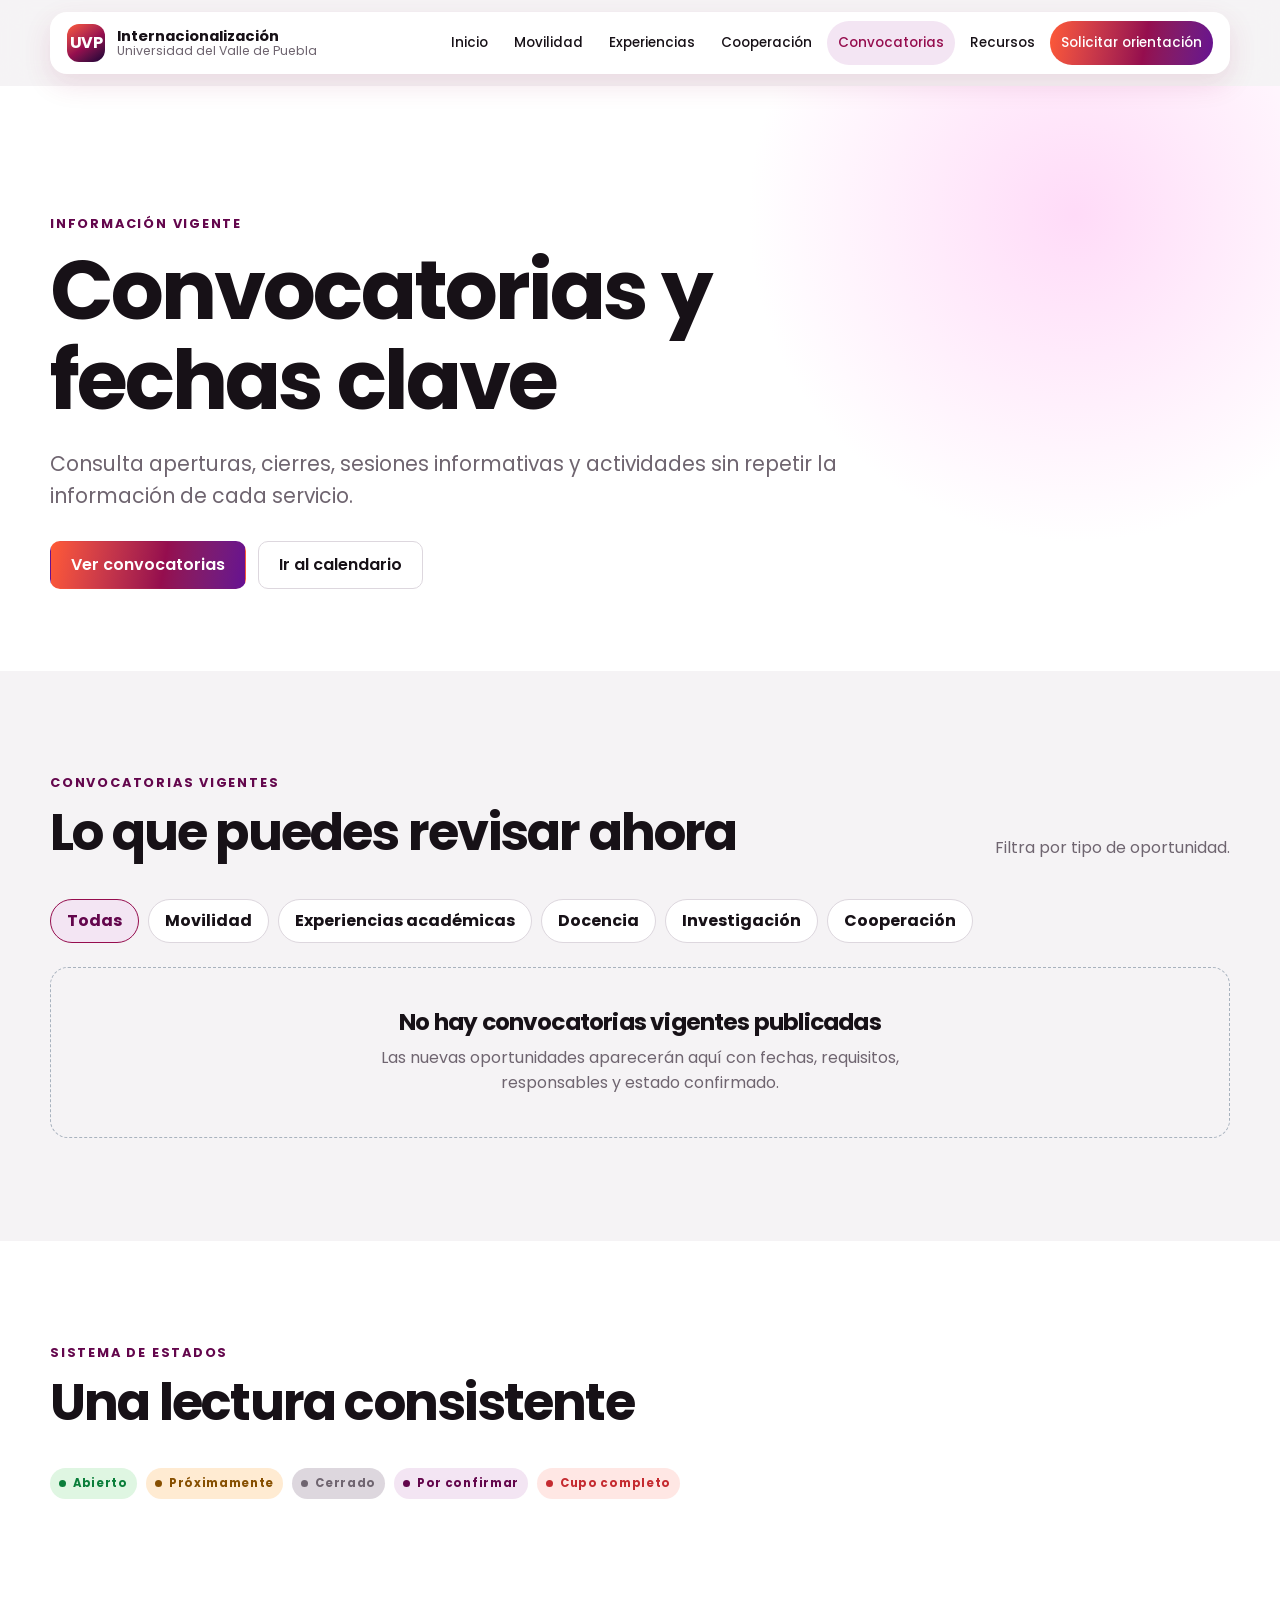
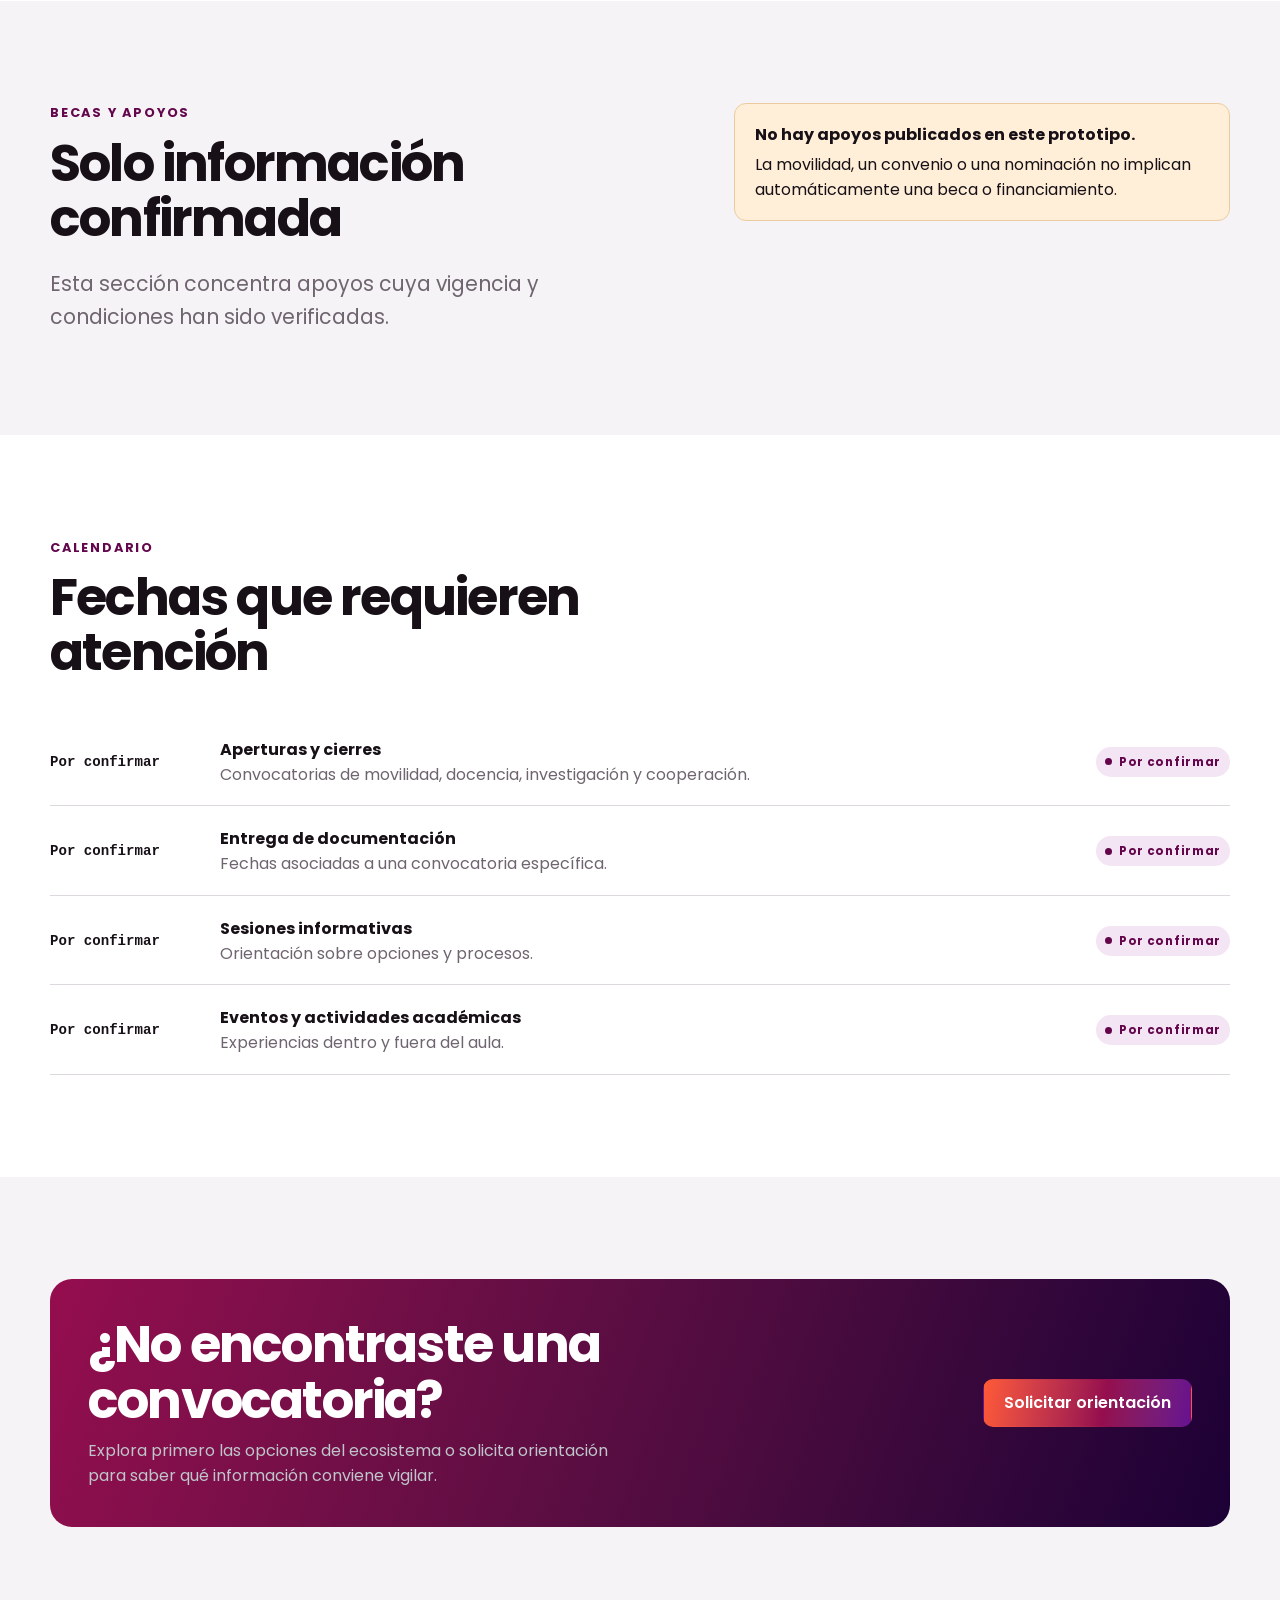
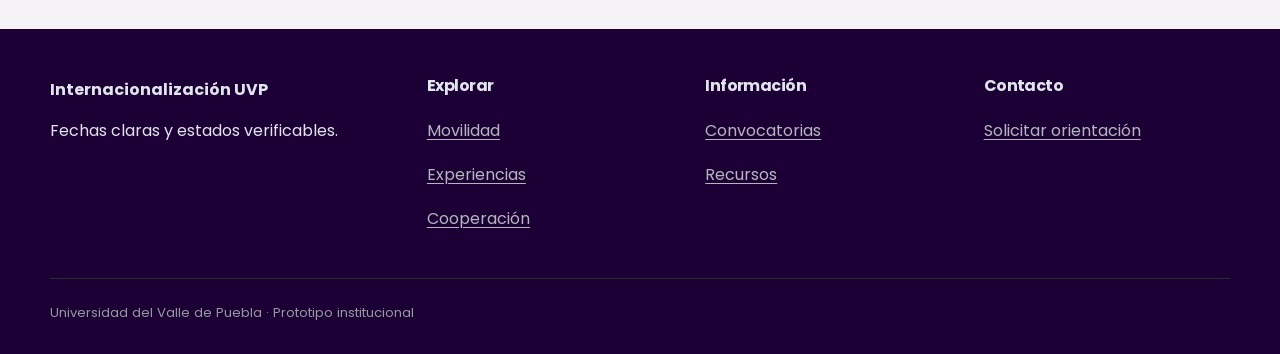
<file: convocatorias.html>
<!doctype html><html lang="es-MX"><head><meta charset="utf-8"><meta name="viewport" content="width=device-width,initial-scale=1"><meta name="description" content="Convocatorias, becas, apoyos y calendario de Internacionalización UVP."><title>Convocatorias | Internacionalización UVP</title><link rel="stylesheet" href="site.css"></head><body>
<a class="skip" href="#contenido">Saltar al contenido</a><header class="site-header"><div class="nav-wrap"><a class="brand" href="index.html"><span class="brand-mark" aria-hidden="true">UVP</span><span class="brand-copy"><strong>Internacionalización</strong><span>Universidad del Valle de Puebla</span></span></a><button class="menu-toggle" type="button" aria-expanded="false" aria-controls="site-nav" data-menu-toggle>Menú</button><nav class="site-nav" id="site-nav" aria-label="Navegación principal" data-site-nav><a href="index.html">Inicio</a><a href="movilidad.html">Movilidad</a><a href="experiencias.html">Experiencias</a><a href="cooperacion.html">Cooperación</a><a href="convocatorias.html" aria-current="page">Convocatorias</a><a href="recursos.html">Recursos</a><a class="nav-cta" href="orientacion.html">Solicitar orientación</a></nav></div></header>
<main id="contenido"><section class="page-hero" data-od-id="hero-convocatorias"><div class="container"><p class="eyebrow">Información vigente</p><h1>Convocatorias y fechas clave</h1><p class="lead">Consulta aperturas, cierres, sesiones informativas y actividades sin repetir la información de cada servicio.</p><div class="hero-actions"><a class="button button-primary" href="#vigentes">Ver convocatorias</a><a class="button" href="#calendario">Ir al calendario</a></div></div></section>
<section class="section" id="vigentes" data-od-id="convocatorias-vigentes"><div class="container"><div class="section-head"><div><p class="eyebrow">Convocatorias vigentes</p><h2>Lo que puedes revisar ahora</h2></div><p class="section-intro" id="call-filter-message" aria-live="polite">Filtra por tipo de oportunidad.</p></div><div class="filter-row" data-filter-group data-result-target="#call-filter-message"><button class="filter-chip" type="button" aria-pressed="true" data-message="Mostrando todas las convocatorias publicadas.">Todas</button><button class="filter-chip" type="button" aria-pressed="false" data-message="Mostrando convocatorias de movilidad.">Movilidad</button><button class="filter-chip" type="button" aria-pressed="false" data-message="Mostrando experiencias académicas.">Experiencias académicas</button><button class="filter-chip" type="button" aria-pressed="false" data-message="Mostrando oportunidades de docencia.">Docencia</button><button class="filter-chip" type="button" aria-pressed="false" data-message="Mostrando oportunidades de investigación.">Investigación</button><button class="filter-chip" type="button" aria-pressed="false" data-message="Mostrando oportunidades de cooperación.">Cooperación</button></div><div class="empty-state" style="margin-top:24px"><h3>No hay convocatorias vigentes publicadas</h3><p>Las nuevas oportunidades aparecerán aquí con fechas, requisitos, responsables y estado confirmado.</p></div></div></section>
<section class="section section-alt" data-od-id="estados-convocatorias"><div class="container"><div class="section-head"><div><p class="eyebrow">Sistema de estados</p><h2>Una lectura consistente</h2></div></div><div class="pill-row"><span class="status status-open">Abierto</span><span class="status status-soon">Próximamente</span><span class="status status-closed">Cerrado</span><span class="status status-pending">Por confirmar</span><span class="status status-full">Cupo completo</span></div></div></section>
<section class="section" data-od-id="becas-convocatorias"><div class="container split"><div><p class="eyebrow">Becas y apoyos</p><h2>Solo información confirmada</h2><p class="lead">Esta sección concentra apoyos cuya vigencia y condiciones han sido verificadas.</p></div><div class="notice"><strong>No hay apoyos publicados en este prototipo.</strong> La movilidad, un convenio o una nominación no implican automáticamente una beca o financiamiento.</div></div></section>
<section class="section section-alt" id="calendario" data-od-id="calendario"><div class="container"><div class="section-head"><div><p class="eyebrow">Calendario</p><h2>Fechas que requieren atención</h2></div></div><div class="timeline"><div class="timeline-row"><time>Por confirmar</time><div><strong>Aperturas y cierres</strong><div class="muted">Convocatorias de movilidad, docencia, investigación y cooperación.</div></div><span class="status status-pending">Por confirmar</span></div><div class="timeline-row"><time>Por confirmar</time><div><strong>Entrega de documentación</strong><div class="muted">Fechas asociadas a una convocatoria específica.</div></div><span class="status status-pending">Por confirmar</span></div><div class="timeline-row"><time>Por confirmar</time><div><strong>Sesiones informativas</strong><div class="muted">Orientación sobre opciones y procesos.</div></div><span class="status status-pending">Por confirmar</span></div><div class="timeline-row"><time>Por confirmar</time><div><strong>Eventos y actividades académicas</strong><div class="muted">Experiencias dentro y fuera del aula.</div></div><span class="status status-pending">Por confirmar</span></div></div></div></section>
<section class="section"><div class="container"><div class="cta-band"><div><h2>¿No encontraste una convocatoria?</h2><p>Explora primero las opciones del ecosistema o solicita orientación para saber qué información conviene vigilar.</p></div><a class="button button-primary" href="orientacion.html">Solicitar orientación</a></div></div></section></main>
<footer class="footer"><div class="container"><div class="footer-grid"><div><strong>Internacionalización UVP</strong><p>Fechas claras y estados verificables.</p></div><div><h2>Explorar</h2><a href="movilidad.html">Movilidad</a><a href="experiencias.html">Experiencias</a><a href="cooperacion.html">Cooperación</a></div><div><h2>Información</h2><a href="convocatorias.html">Convocatorias</a><a href="recursos.html">Recursos</a></div><div><h2>Contacto</h2><a href="orientacion.html">Solicitar orientación</a></div></div><div class="footer-bottom">Universidad del Valle de Puebla · Prototipo institucional</div></div></footer><script src="site.js"></script></body></html>
</file>
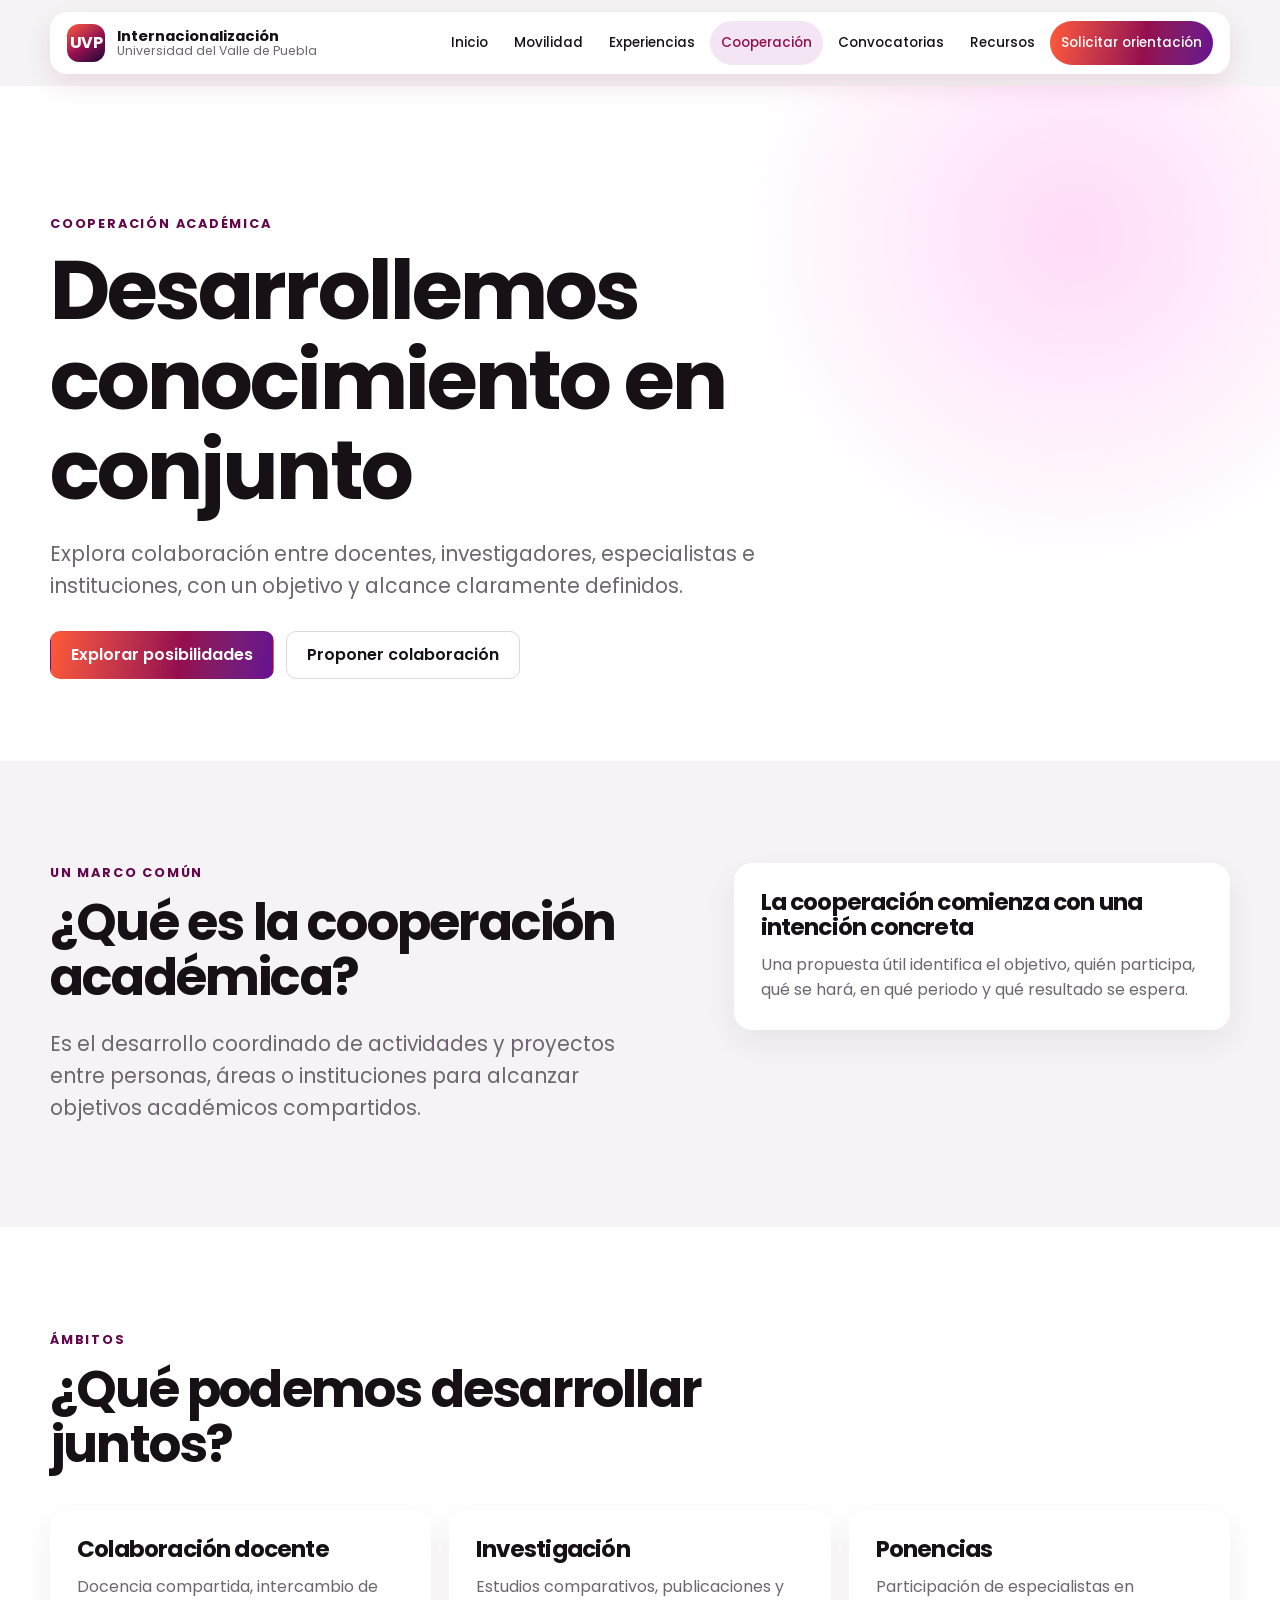
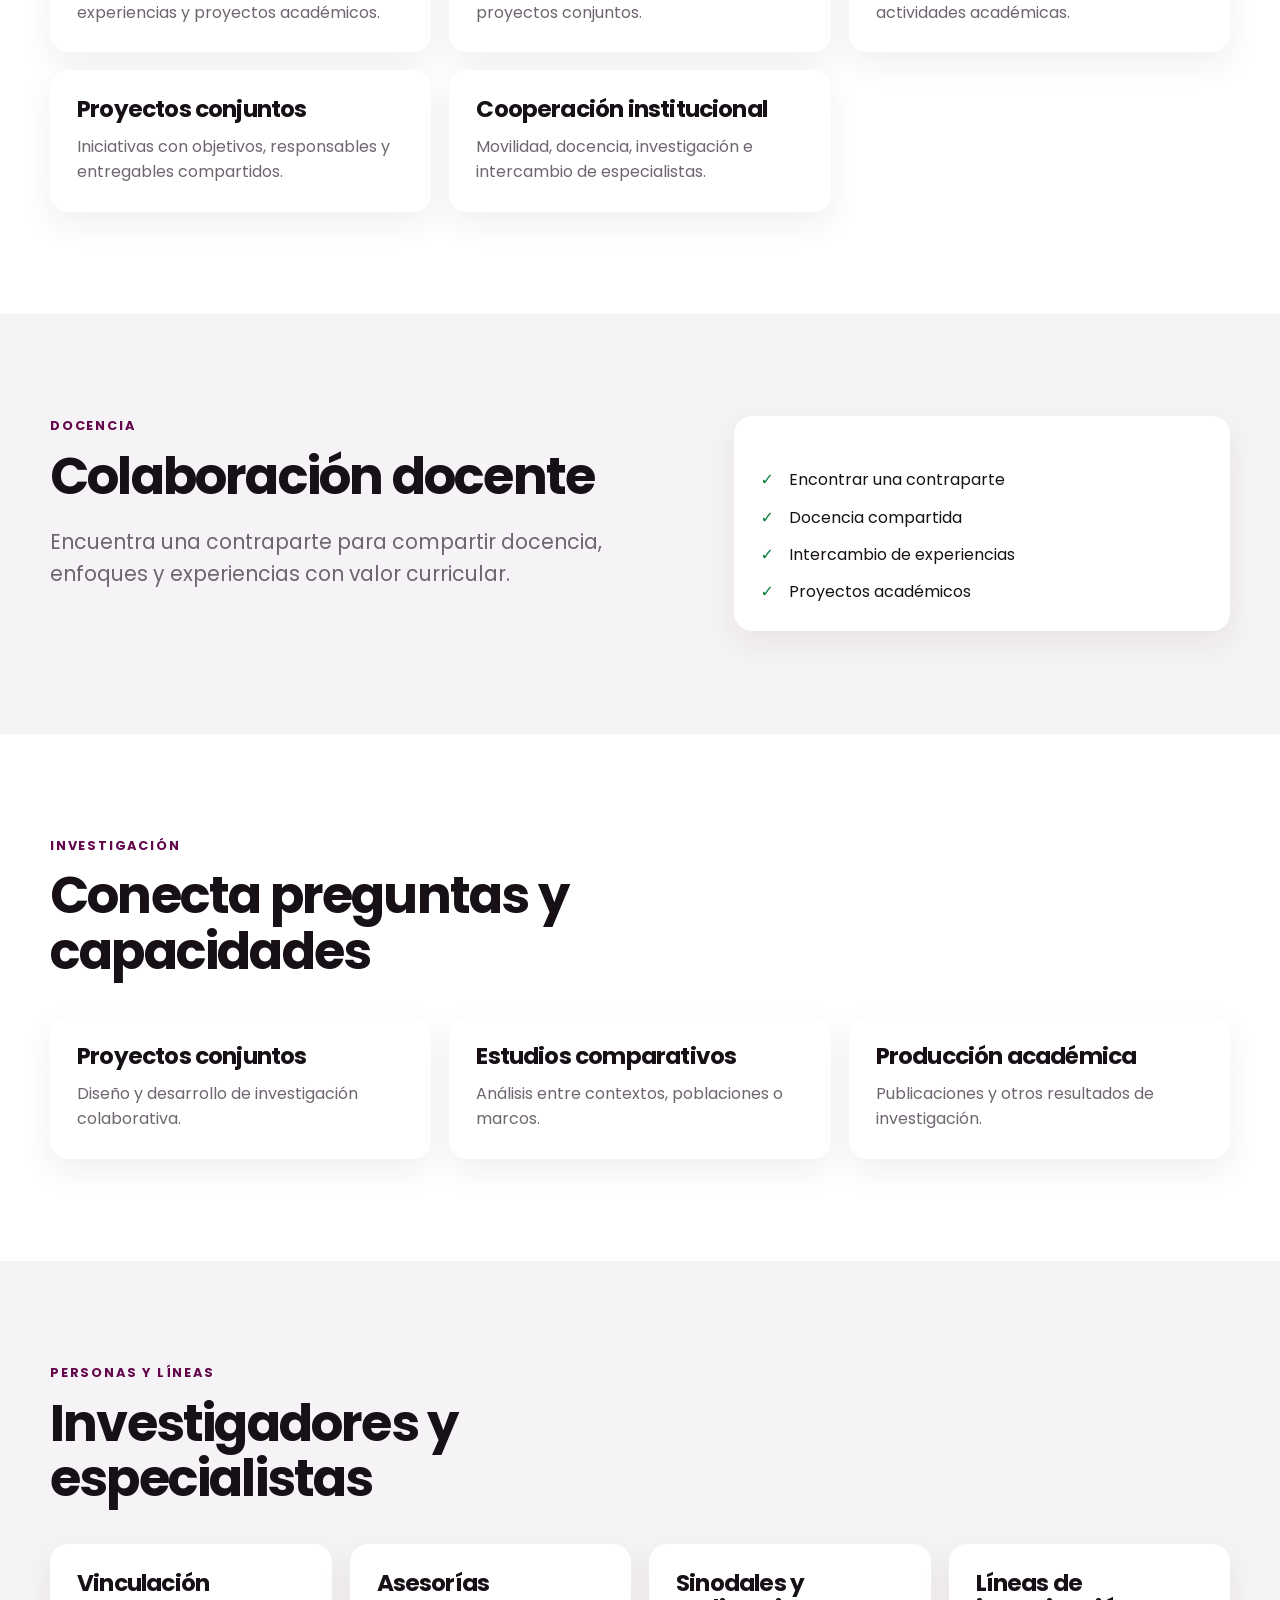
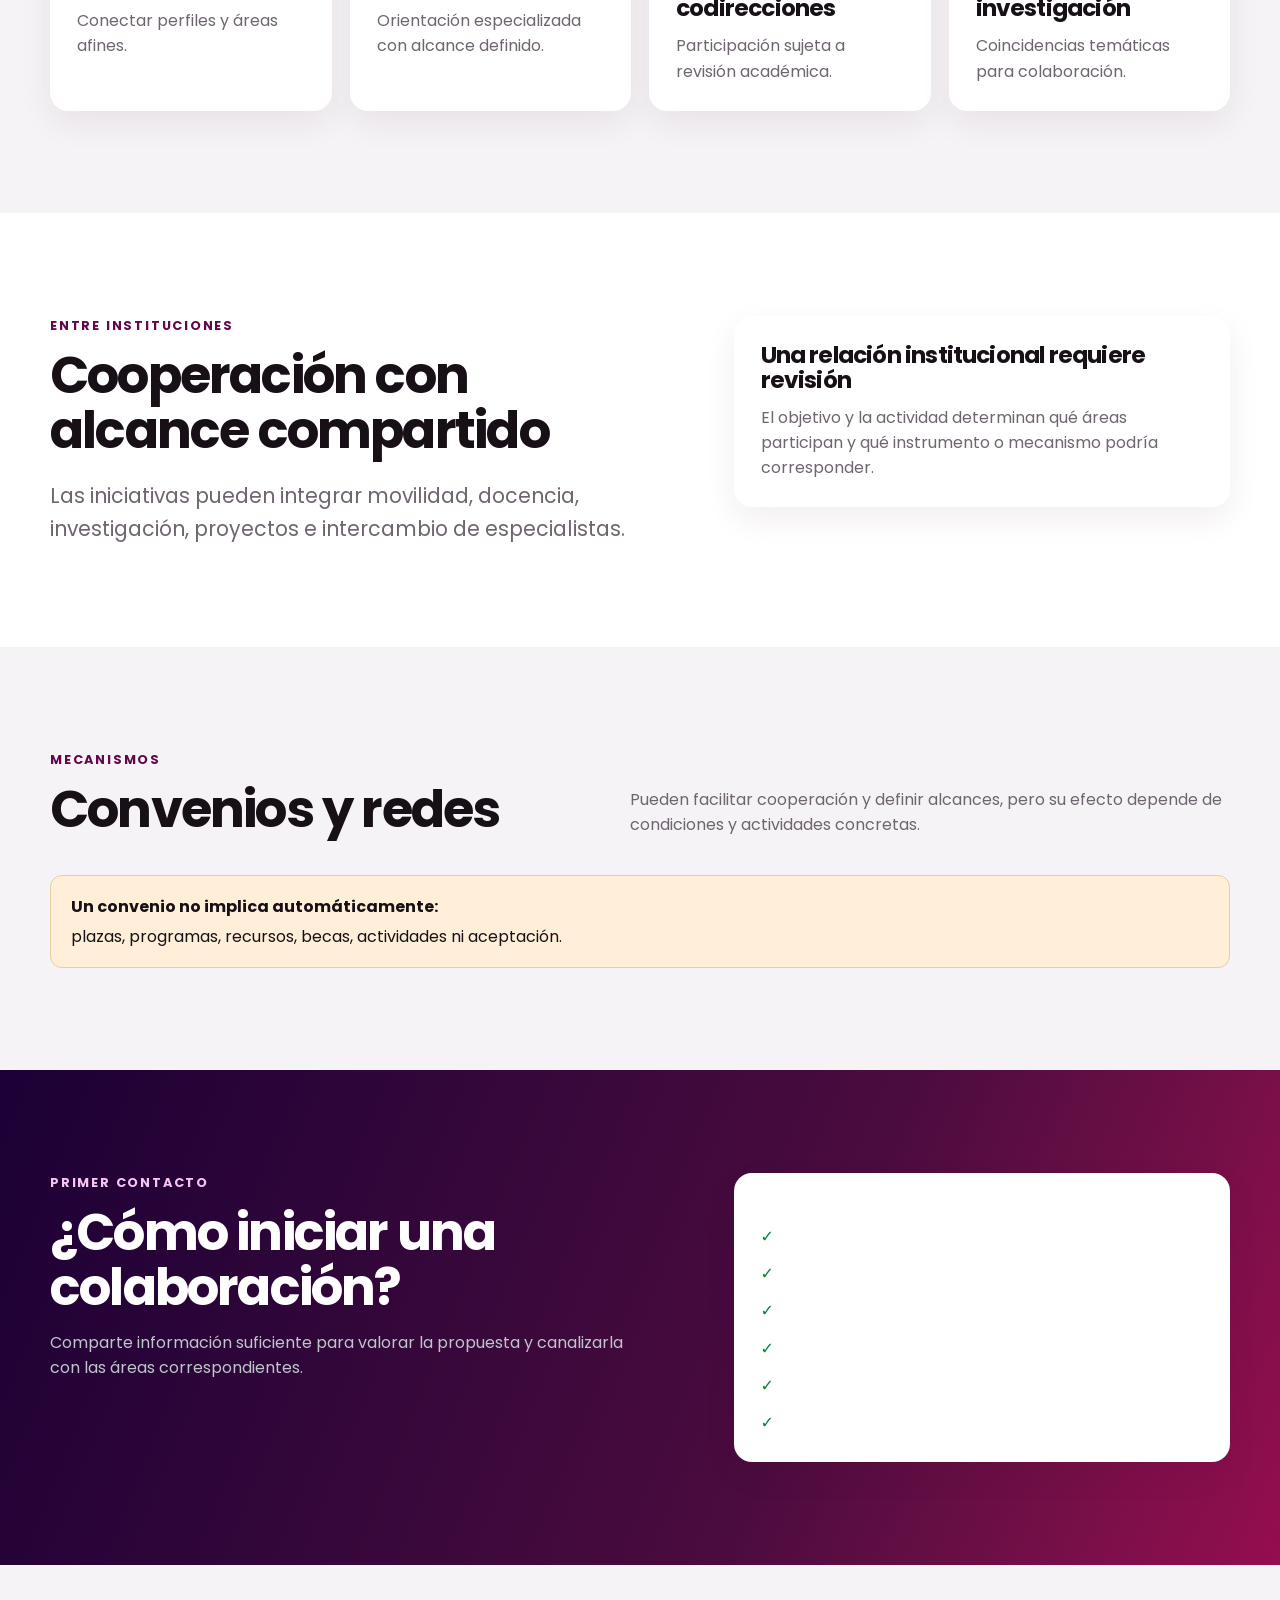
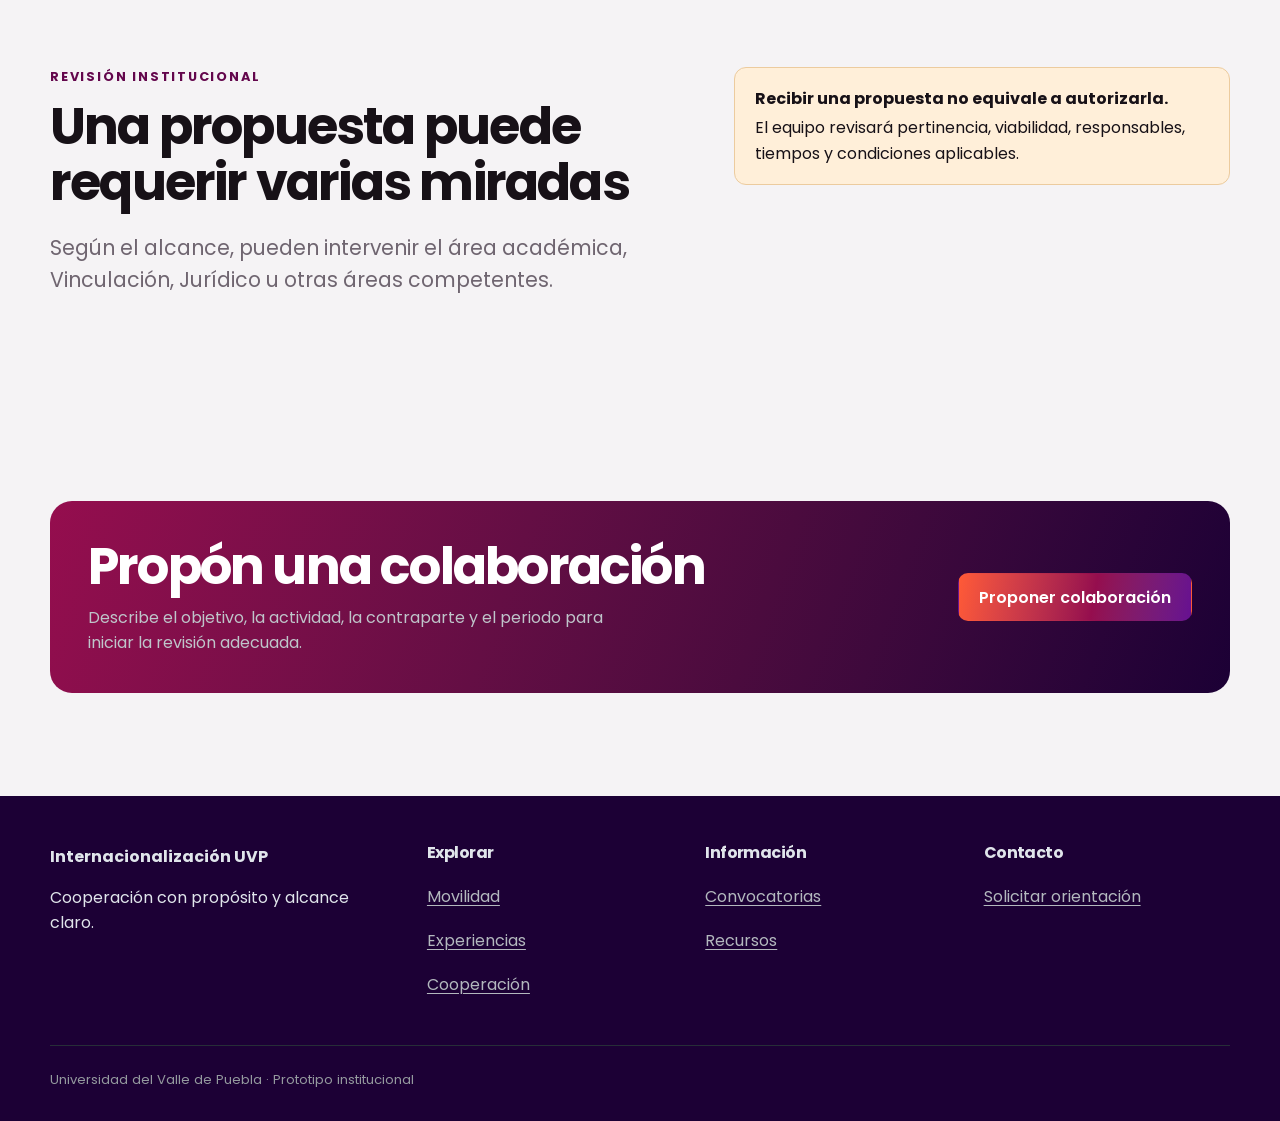
<file: cooperacion.html>
<!doctype html><html lang="es-MX"><head><meta charset="utf-8"><meta name="viewport" content="width=device-width,initial-scale=1"><meta name="description" content="Cooperación académica, docente e institucional de UVP."><title>Cooperación | Internacionalización UVP</title><link rel="stylesheet" href="site.css"></head><body>
<a class="skip" href="#contenido">Saltar al contenido</a><header class="site-header"><div class="nav-wrap"><a class="brand" href="index.html"><span class="brand-mark" aria-hidden="true">UVP</span><span class="brand-copy"><strong>Internacionalización</strong><span>Universidad del Valle de Puebla</span></span></a><button class="menu-toggle" type="button" aria-expanded="false" aria-controls="site-nav" data-menu-toggle>Menú</button><nav class="site-nav" id="site-nav" aria-label="Navegación principal" data-site-nav><a href="index.html">Inicio</a><a href="movilidad.html">Movilidad</a><a href="experiencias.html">Experiencias</a><a href="cooperacion.html" aria-current="page">Cooperación</a><a href="convocatorias.html">Convocatorias</a><a href="recursos.html">Recursos</a><a class="nav-cta" href="orientacion.html">Solicitar orientación</a></nav></div></header>
<main id="contenido"><section class="page-hero" data-od-id="hero-cooperacion"><div class="container"><p class="eyebrow">Cooperación académica</p><h1>Desarrollemos conocimiento en conjunto</h1><p class="lead">Explora colaboración entre docentes, investigadores, especialistas e instituciones, con un objetivo y alcance claramente definidos.</p><div class="hero-actions"><a class="button button-primary" href="#posibilidades">Explorar posibilidades</a><a class="button" href="#iniciar">Proponer colaboración</a></div></div></section>
<section class="section" data-od-id="que-es-cooperacion"><div class="container split"><div><p class="eyebrow">Un marco común</p><h2>¿Qué es la cooperación académica?</h2><p class="lead">Es el desarrollo coordinado de actividades y proyectos entre personas, áreas o instituciones para alcanzar objetivos académicos compartidos.</p></div><div class="card"><h3>La cooperación comienza con una intención concreta</h3><p>Una propuesta útil identifica el objetivo, quién participa, qué se hará, en qué periodo y qué resultado se espera.</p></div></div></section>
<section class="section section-alt" id="posibilidades" data-od-id="posibilidades-cooperacion"><div class="container"><div class="section-head"><div><p class="eyebrow">Ámbitos</p><h2>¿Qué podemos desarrollar juntos?</h2></div></div><div class="grid grid-3"><article class="card"><h3>Colaboración docente</h3><p>Docencia compartida, intercambio de experiencias y proyectos académicos.</p></article><article class="card"><h3>Investigación</h3><p>Estudios comparativos, publicaciones y proyectos conjuntos.</p></article><article class="card"><h3>Ponencias</h3><p>Participación de especialistas en actividades académicas.</p></article><article class="card"><h3>Proyectos conjuntos</h3><p>Iniciativas con objetivos, responsables y entregables compartidos.</p></article><article class="card"><h3>Cooperación institucional</h3><p>Movilidad, docencia, investigación e intercambio de especialistas.</p></article></div></div></section>
<section class="section" data-od-id="colaboracion-docente"><div class="container split"><div><p class="eyebrow">Docencia</p><h2>Colaboración docente</h2><p class="lead">Encuentra una contraparte para compartir docencia, enfoques y experiencias con valor curricular.</p></div><div class="card"><ul class="check-list"><li>Encontrar una contraparte</li><li>Docencia compartida</li><li>Intercambio de experiencias</li><li>Proyectos académicos</li></ul></div></div></section>
<section class="section section-alt" data-od-id="investigacion"><div class="container"><div class="section-head"><div><p class="eyebrow">Investigación</p><h2>Conecta preguntas y capacidades</h2></div></div><div class="grid grid-3"><article class="card"><h3>Proyectos conjuntos</h3><p>Diseño y desarrollo de investigación colaborativa.</p></article><article class="card"><h3>Estudios comparativos</h3><p>Análisis entre contextos, poblaciones o marcos.</p></article><article class="card"><h3>Producción académica</h3><p>Publicaciones y otros resultados de investigación.</p></article></div></div></section>
<section class="section" data-od-id="especialistas"><div class="container"><div class="section-head"><div><p class="eyebrow">Personas y líneas</p><h2>Investigadores y especialistas</h2></div></div><div class="grid grid-4"><article class="card"><h3>Vinculación</h3><p>Conectar perfiles y áreas afines.</p></article><article class="card"><h3>Asesorías</h3><p>Orientación especializada con alcance definido.</p></article><article class="card"><h3>Sinodales y codirecciones</h3><p>Participación sujeta a revisión académica.</p></article><article class="card"><h3>Líneas de investigación</h3><p>Coincidencias temáticas para colaboración.</p></article></div></div></section>
<section class="section section-alt" data-od-id="instituciones"><div class="container split"><div><p class="eyebrow">Entre instituciones</p><h2>Cooperación con alcance compartido</h2><p class="lead">Las iniciativas pueden integrar movilidad, docencia, investigación, proyectos e intercambio de especialistas.</p></div><div class="card"><h3>Una relación institucional requiere revisión</h3><p>El objetivo y la actividad determinan qué áreas participan y qué instrumento o mecanismo podría corresponder.</p></div></div></section>
<section class="section" data-od-id="convenios-redes"><div class="container"><div class="section-head"><div><p class="eyebrow">Mecanismos</p><h2>Convenios y redes</h2></div><p class="section-intro">Pueden facilitar cooperación y definir alcances, pero su efecto depende de condiciones y actividades concretas.</p></div><div class="notice"><strong>Un convenio no implica automáticamente:</strong> plazas, programas, recursos, becas, actividades ni aceptación.</div></div></section>
<section class="section section-dark" id="iniciar" data-od-id="iniciar-colaboracion"><div class="container split"><div><p class="eyebrow">Primer contacto</p><h2>¿Cómo iniciar una colaboración?</h2><p class="section-intro">Comparte información suficiente para valorar la propuesta y canalizarla con las áreas correspondientes.</p></div><div class="card"><ul class="check-list"><li>Objetivo</li><li>Área académica</li><li>Actividad propuesta</li><li>Contraparte e institución</li><li>Periodo</li><li>Alcance esperado</li></ul></div></div></section>
<section class="section" data-od-id="revision-institucional"><div class="container split"><div><p class="eyebrow">Revisión institucional</p><h2>Una propuesta puede requerir varias miradas</h2><p class="lead">Según el alcance, pueden intervenir el área académica, Vinculación, Jurídico u otras áreas competentes.</p></div><div class="notice"><strong>Recibir una propuesta no equivale a autorizarla.</strong> El equipo revisará pertinencia, viabilidad, responsables, tiempos y condiciones aplicables.</div></div></section>
<section class="section"><div class="container"><div class="cta-band"><div><h2>Propón una colaboración</h2><p>Describe el objetivo, la actividad, la contraparte y el periodo para iniciar la revisión adecuada.</p></div><a class="button button-primary" href="orientacion.html?tipo=cooperacion">Proponer colaboración</a></div></div></section></main>
<footer class="footer"><div class="container"><div class="footer-grid"><div><strong>Internacionalización UVP</strong><p>Cooperación con propósito y alcance claro.</p></div><div><h2>Explorar</h2><a href="movilidad.html">Movilidad</a><a href="experiencias.html">Experiencias</a><a href="cooperacion.html">Cooperación</a></div><div><h2>Información</h2><a href="convocatorias.html">Convocatorias</a><a href="recursos.html">Recursos</a></div><div><h2>Contacto</h2><a href="orientacion.html">Solicitar orientación</a></div></div><div class="footer-bottom">Universidad del Valle de Puebla · Prototipo institucional</div></div></footer><script src="site.js"></script></body></html>
</file>
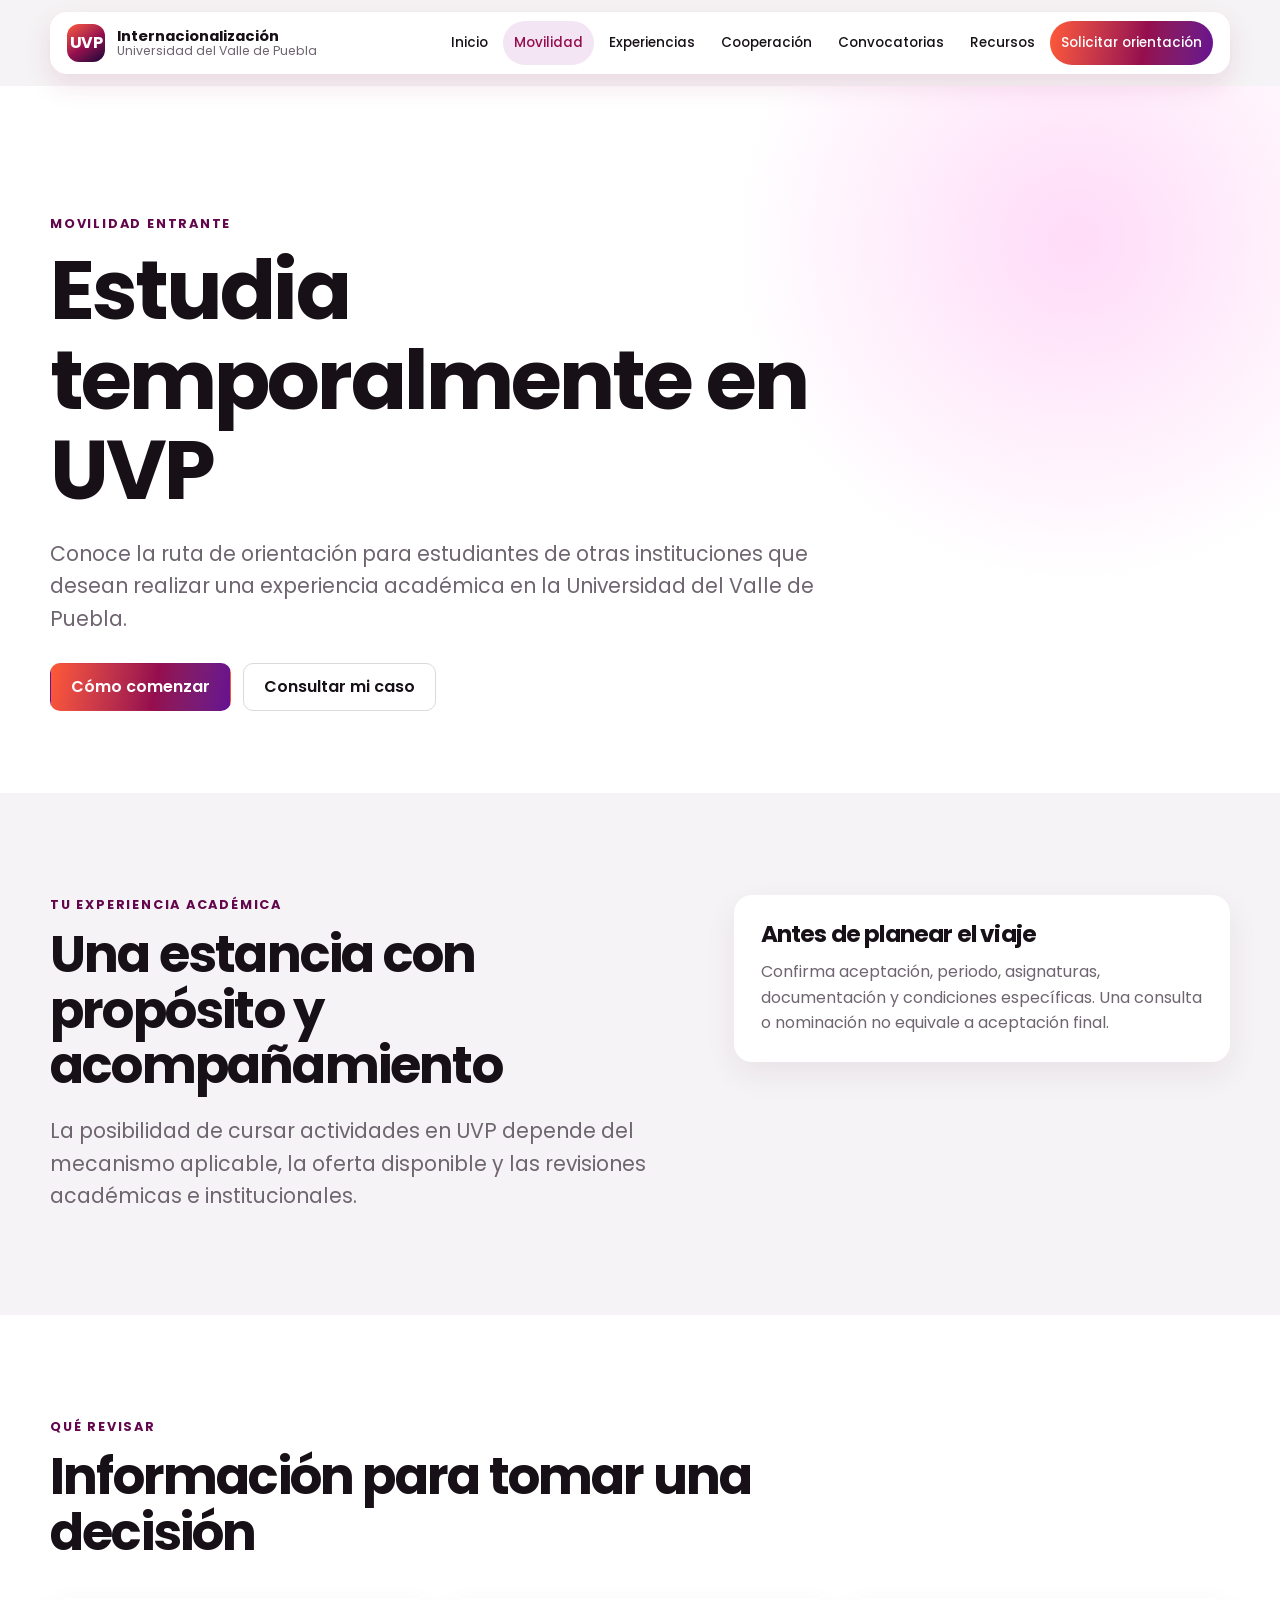
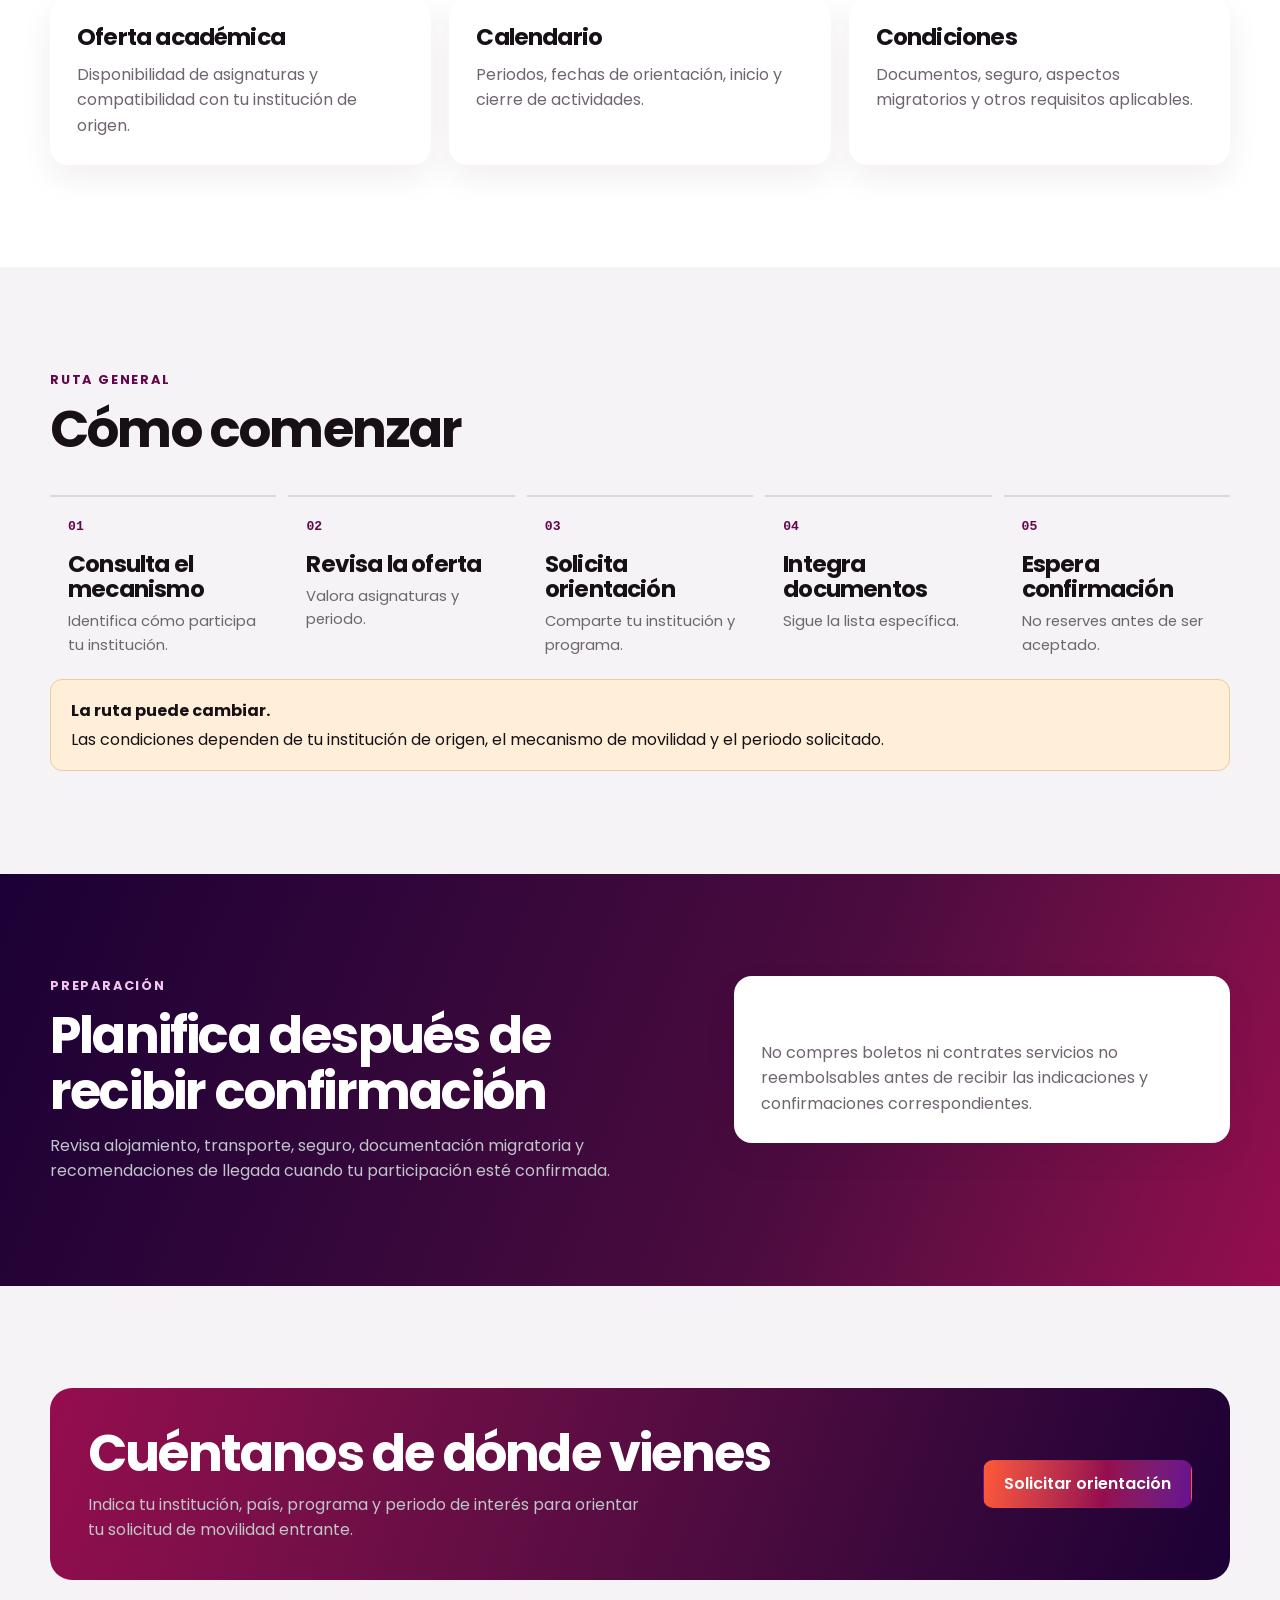
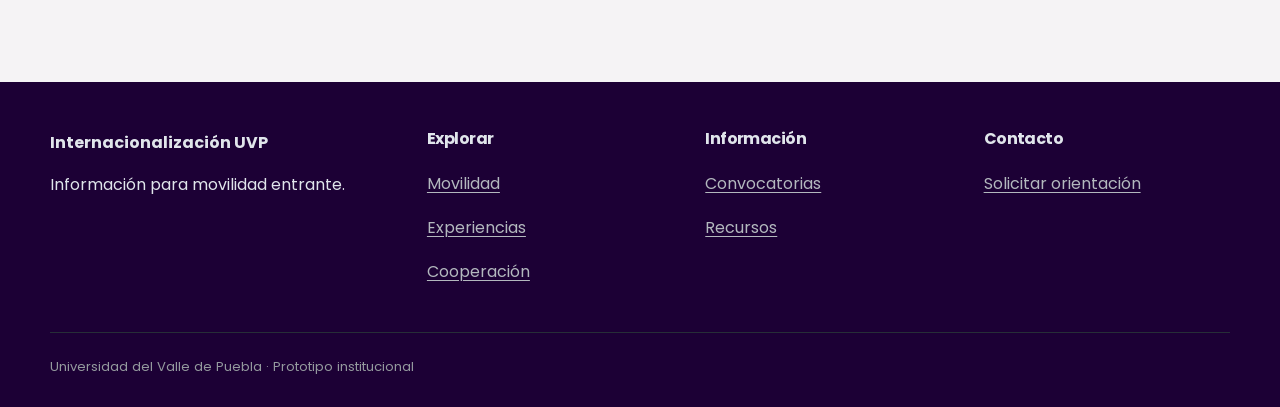
<file: estudia-en-uvp.html>
<!doctype html><html lang="es-MX"><head><meta charset="utf-8"><meta name="viewport" content="width=device-width,initial-scale=1"><meta name="description" content="Información para estudiantes que desean realizar movilidad entrante en UVP."><title>Estudia en UVP | Internacionalización UVP</title><link rel="stylesheet" href="site.css"></head><body>
<a class="skip" href="#contenido">Saltar al contenido</a><header class="site-header"><div class="nav-wrap"><a class="brand" href="index.html"><span class="brand-mark" aria-hidden="true">UVP</span><span class="brand-copy"><strong>Internacionalización</strong><span>Universidad del Valle de Puebla</span></span></a><button class="menu-toggle" type="button" aria-expanded="false" aria-controls="site-nav" data-menu-toggle>Menú</button><nav class="site-nav" id="site-nav" aria-label="Navegación principal" data-site-nav><a href="index.html">Inicio</a><a href="movilidad.html" aria-current="page">Movilidad</a><a href="experiencias.html">Experiencias</a><a href="cooperacion.html">Cooperación</a><a href="convocatorias.html">Convocatorias</a><a href="recursos.html">Recursos</a><a class="nav-cta" href="orientacion.html">Solicitar orientación</a></nav></div></header>
<main id="contenido"><section class="page-hero" data-od-id="hero-estudia-uvp"><div class="container"><p class="eyebrow">Movilidad entrante</p><h1>Estudia temporalmente en UVP</h1><p class="lead">Conoce la ruta de orientación para estudiantes de otras instituciones que desean realizar una experiencia académica en la Universidad del Valle de Puebla.</p><div class="hero-actions"><a class="button button-primary" href="#comenzar">Cómo comenzar</a><a class="button" href="orientacion.html?tipo=entrante">Consultar mi caso</a></div></div></section>
<section class="section" data-od-id="experiencia-uvp"><div class="container split"><div><p class="eyebrow">Tu experiencia académica</p><h2>Una estancia con propósito y acompañamiento</h2><p class="lead">La posibilidad de cursar actividades en UVP depende del mecanismo aplicable, la oferta disponible y las revisiones académicas e institucionales.</p></div><div class="card"><h3>Antes de planear el viaje</h3><p>Confirma aceptación, periodo, asignaturas, documentación y condiciones específicas. Una consulta o nominación no equivale a aceptación final.</p></div></div></section>
<section class="section section-alt" data-od-id="entrante-opciones"><div class="container"><div class="section-head"><div><p class="eyebrow">Qué revisar</p><h2>Información para tomar una decisión</h2></div></div><div class="grid grid-3"><article class="card"><h3>Oferta académica</h3><p>Disponibilidad de asignaturas y compatibilidad con tu institución de origen.</p></article><article class="card"><h3>Calendario</h3><p>Periodos, fechas de orientación, inicio y cierre de actividades.</p></article><article class="card"><h3>Condiciones</h3><p>Documentos, seguro, aspectos migratorios y otros requisitos aplicables.</p></article></div></div></section>
<section class="section" id="comenzar" data-od-id="proceso-entrante"><div class="container"><div class="section-head"><div><p class="eyebrow">Ruta general</p><h2>Cómo comenzar</h2></div></div><div class="steps"><article class="step"><h3>Consulta el mecanismo</h3><p>Identifica cómo participa tu institución.</p></article><article class="step"><h3>Revisa la oferta</h3><p>Valora asignaturas y periodo.</p></article><article class="step"><h3>Solicita orientación</h3><p>Comparte tu institución y programa.</p></article><article class="step"><h3>Integra documentos</h3><p>Sigue la lista específica.</p></article><article class="step"><h3>Espera confirmación</h3><p>No reserves antes de ser aceptado.</p></article></div><div class="notice"><strong>La ruta puede cambiar.</strong> Las condiciones dependen de tu institución de origen, el mecanismo de movilidad y el periodo solicitado.</div></div></section>
<section class="section section-dark" data-od-id="preparar-estancia"><div class="container split"><div><p class="eyebrow">Preparación</p><h2>Planifica después de recibir confirmación</h2><p class="section-intro">Revisa alojamiento, transporte, seguro, documentación migratoria y recomendaciones de llegada cuando tu participación esté confirmada.</p></div><div class="card"><h3>Evita compromisos anticipados</h3><p>No compres boletos ni contrates servicios no reembolsables antes de recibir las indicaciones y confirmaciones correspondientes.</p></div></div></section>
<section class="section"><div class="container"><div class="cta-band"><div><h2>Cuéntanos de dónde vienes</h2><p>Indica tu institución, país, programa y periodo de interés para orientar tu solicitud de movilidad entrante.</p></div><a class="button button-primary" href="orientacion.html?tipo=entrante">Solicitar orientación</a></div></div></section></main>
<footer class="footer"><div class="container"><div class="footer-grid"><div><strong>Internacionalización UVP</strong><p>Información para movilidad entrante.</p></div><div><h2>Explorar</h2><a href="movilidad.html">Movilidad</a><a href="experiencias.html">Experiencias</a><a href="cooperacion.html">Cooperación</a></div><div><h2>Información</h2><a href="convocatorias.html">Convocatorias</a><a href="recursos.html">Recursos</a></div><div><h2>Contacto</h2><a href="orientacion.html">Solicitar orientación</a></div></div><div class="footer-bottom">Universidad del Valle de Puebla · Prototipo institucional</div></div></footer><script src="site.js"></script></body></html>
</file>
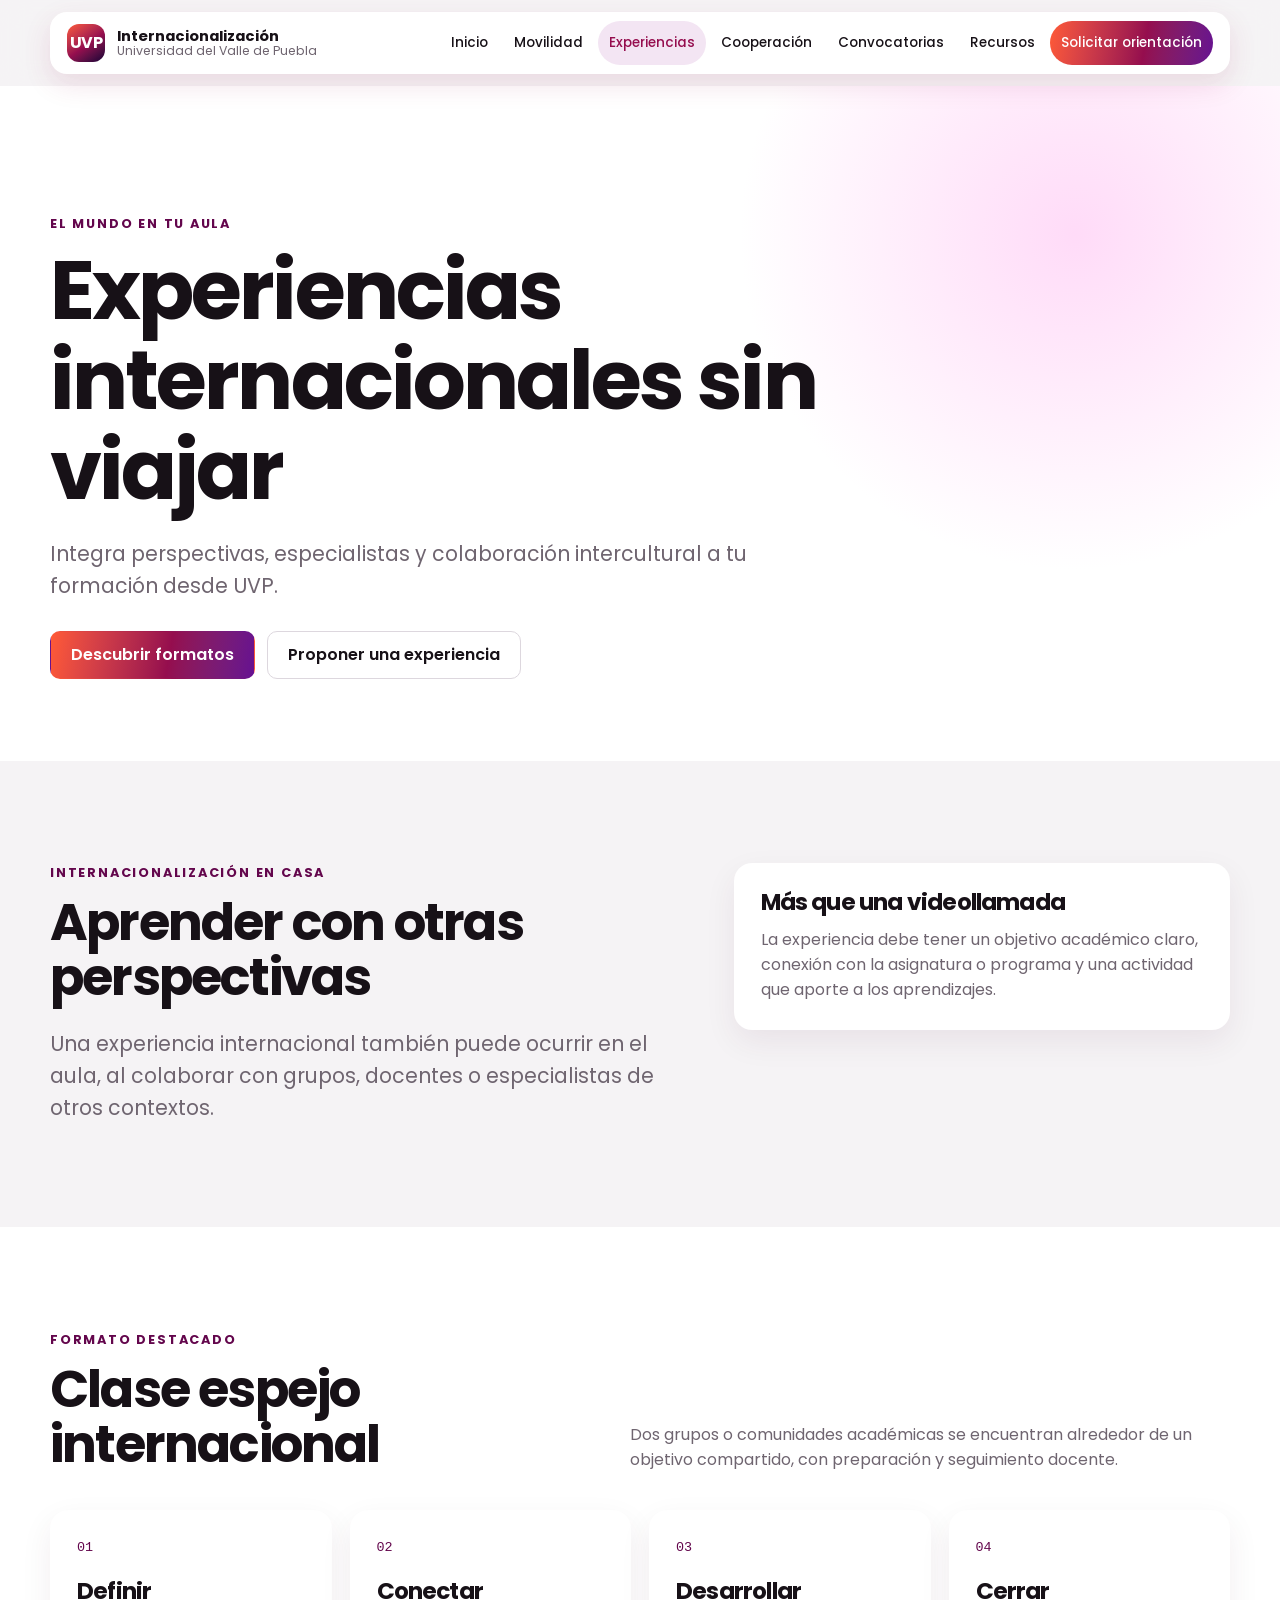
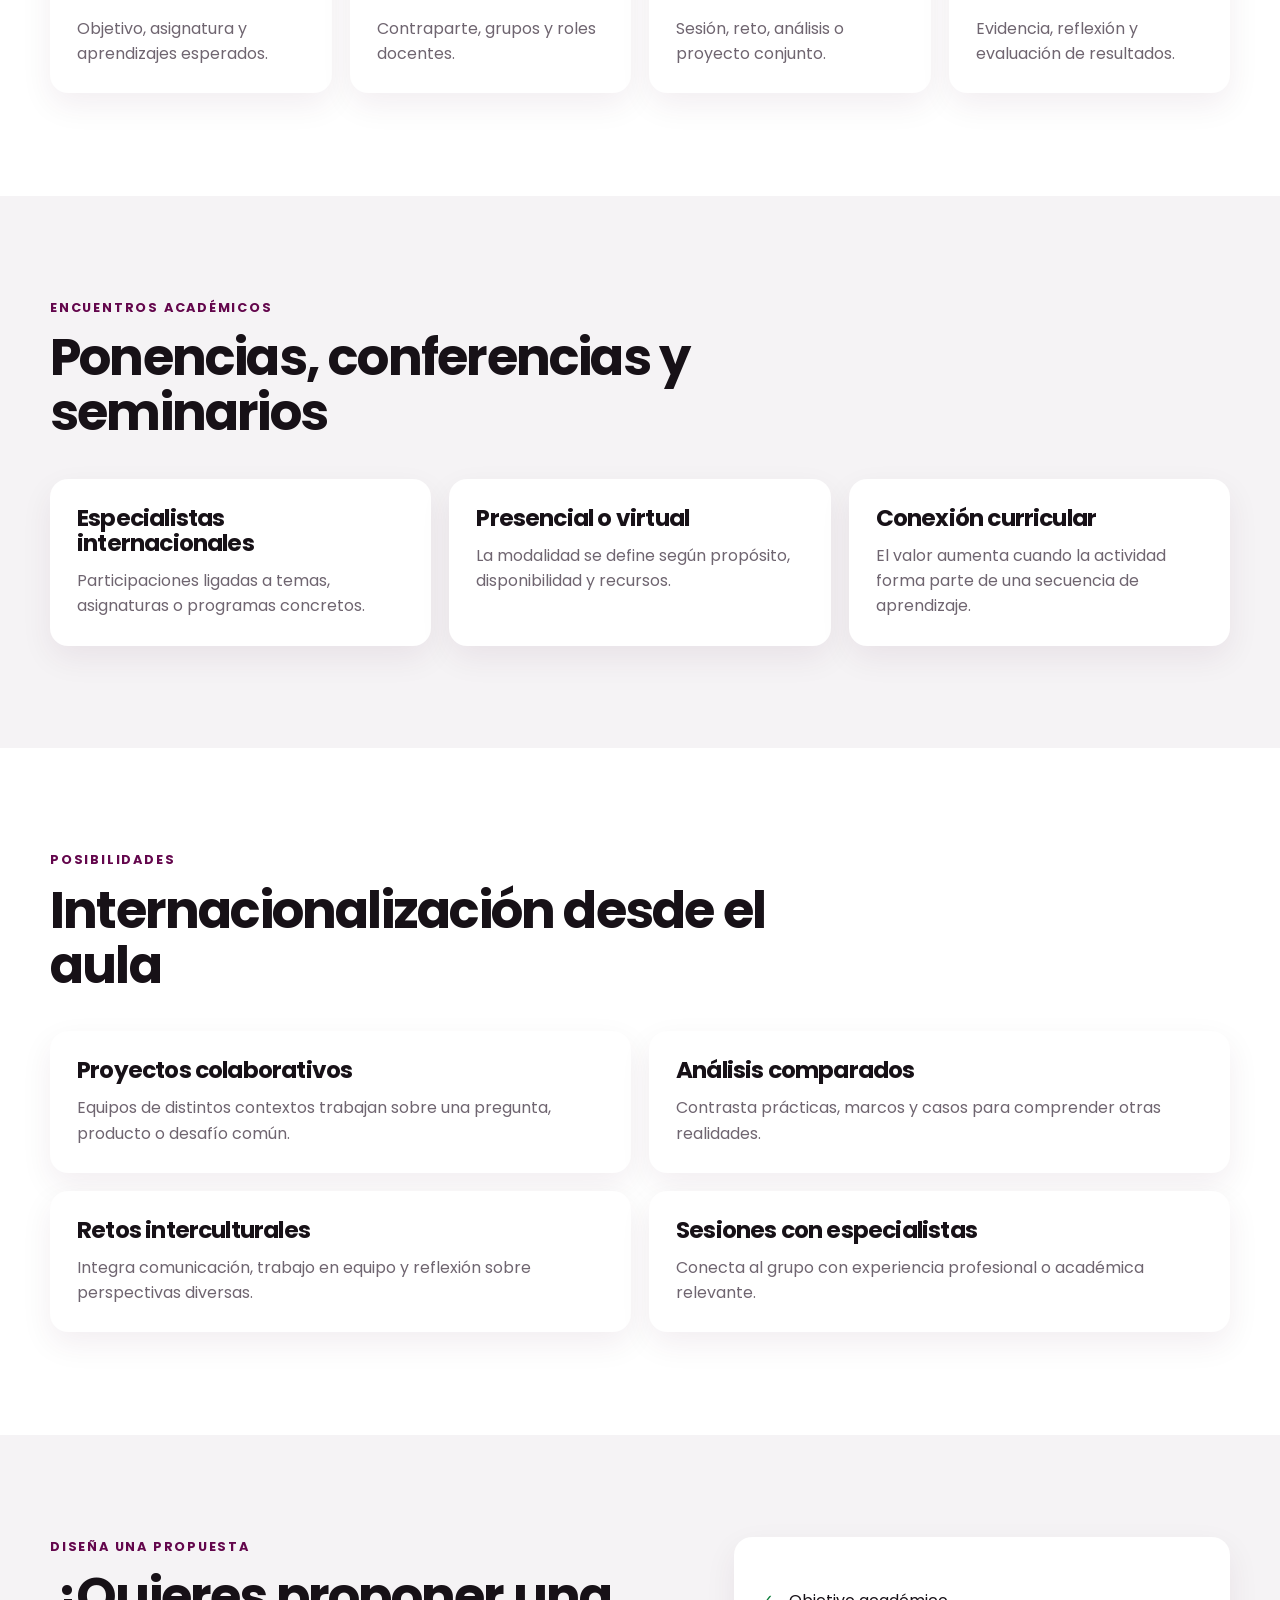
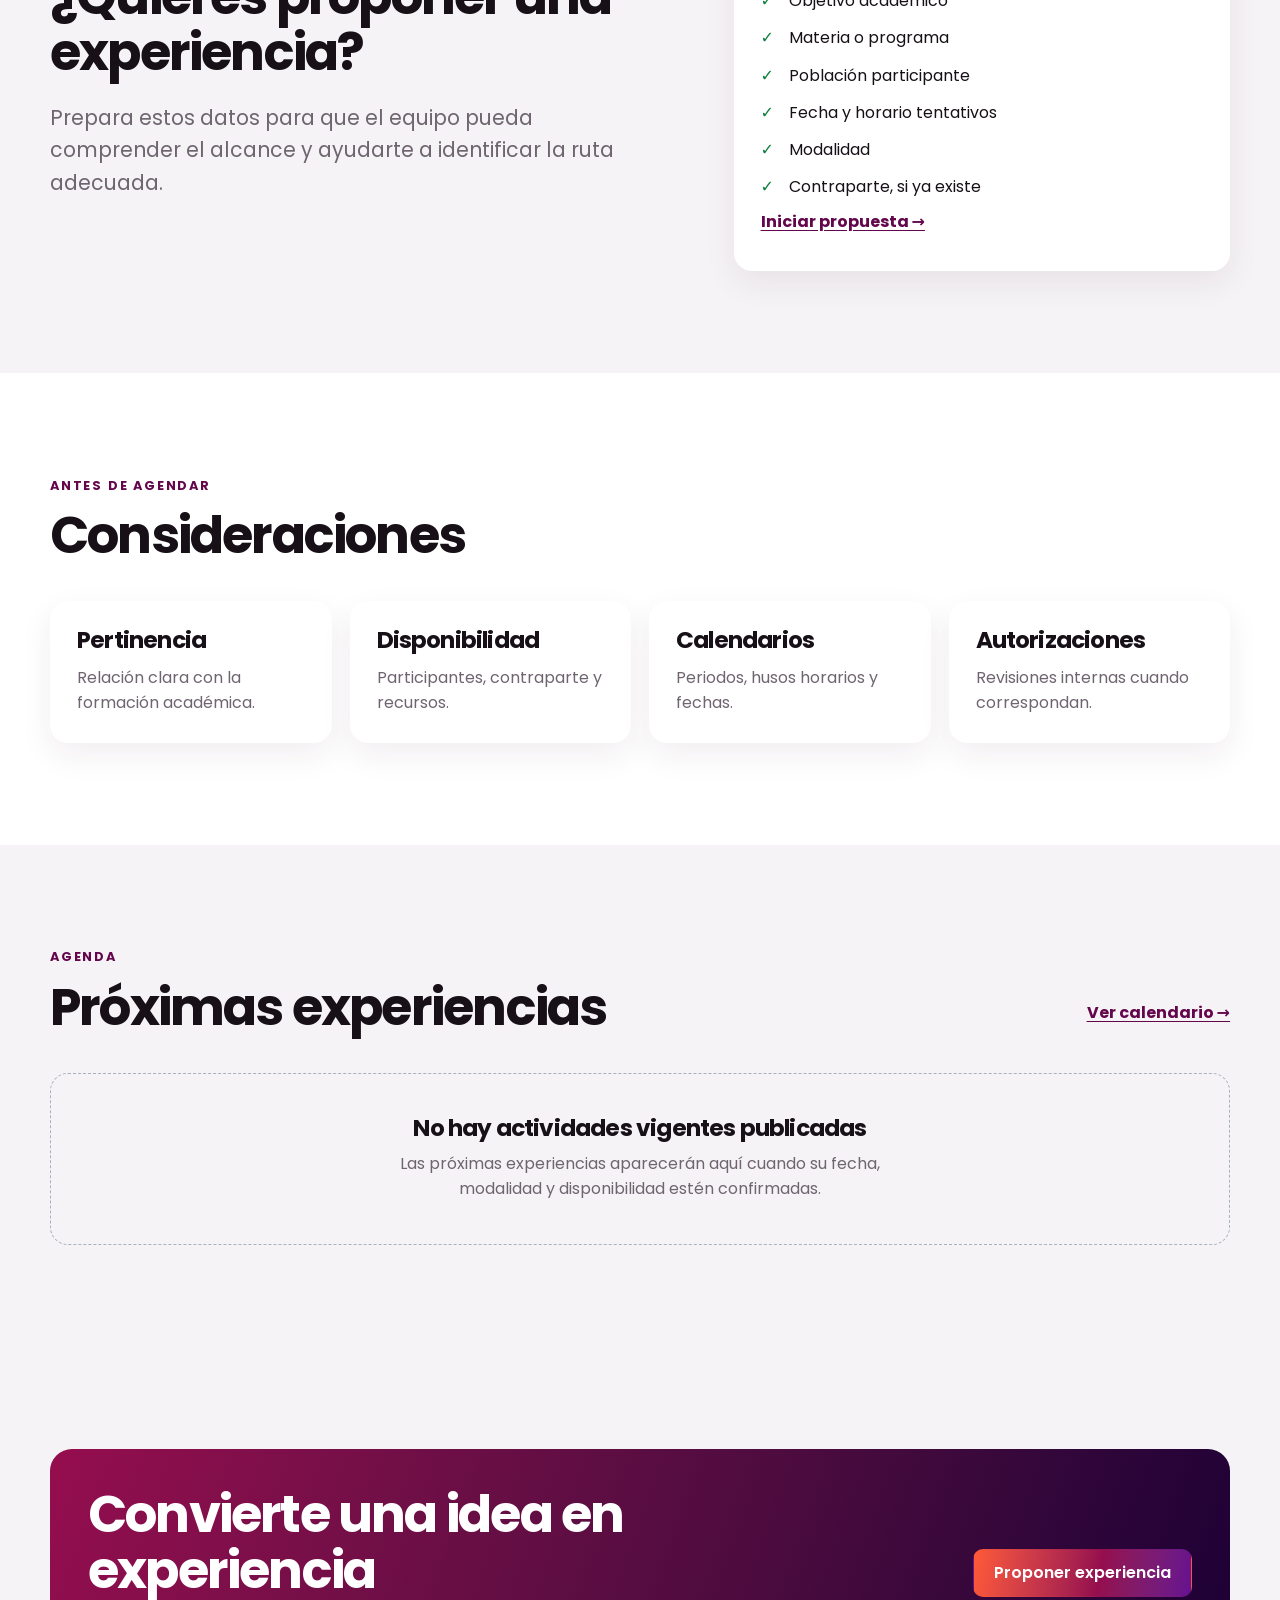
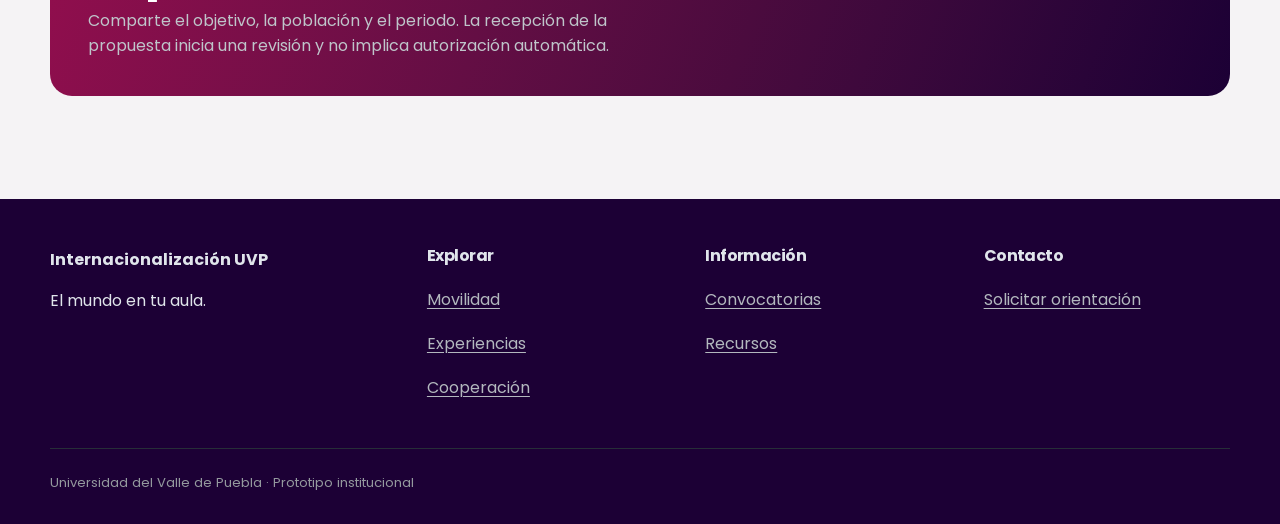
<file: experiencias.html>
<!doctype html><html lang="es-MX"><head><meta charset="utf-8"><meta name="viewport" content="width=device-width,initial-scale=1"><meta name="description" content="Experiencias internacionales dentro del aula en UVP."><title>Experiencias | Internacionalización UVP</title><link rel="stylesheet" href="site.css"></head><body>
<a class="skip" href="#contenido">Saltar al contenido</a><header class="site-header"><div class="nav-wrap"><a class="brand" href="index.html"><span class="brand-mark" aria-hidden="true">UVP</span><span class="brand-copy"><strong>Internacionalización</strong><span>Universidad del Valle de Puebla</span></span></a><button class="menu-toggle" type="button" aria-expanded="false" aria-controls="site-nav" data-menu-toggle>Menú</button><nav class="site-nav" id="site-nav" aria-label="Navegación principal" data-site-nav><a href="index.html">Inicio</a><a href="movilidad.html">Movilidad</a><a href="experiencias.html" aria-current="page">Experiencias</a><a href="cooperacion.html">Cooperación</a><a href="convocatorias.html">Convocatorias</a><a href="recursos.html">Recursos</a><a class="nav-cta" href="orientacion.html">Solicitar orientación</a></nav></div></header>
<main id="contenido"><section class="page-hero" data-od-id="hero-experiencias"><div class="container"><p class="eyebrow">El mundo en tu aula</p><h1>Experiencias internacionales sin viajar</h1><p class="lead">Integra perspectivas, especialistas y colaboración intercultural a tu formación desde UVP.</p><div class="hero-actions"><a class="button button-primary" href="#formatos">Descubrir formatos</a><a class="button" href="#proponer">Proponer una experiencia</a></div></div></section>
<section class="section" data-od-id="intro-experiencias"><div class="container split"><div><p class="eyebrow">Internacionalización en casa</p><h2>Aprender con otras perspectivas</h2><p class="lead">Una experiencia internacional también puede ocurrir en el aula, al colaborar con grupos, docentes o especialistas de otros contextos.</p></div><div class="card"><h3>Más que una videollamada</h3><p>La experiencia debe tener un objetivo académico claro, conexión con la asignatura o programa y una actividad que aporte a los aprendizajes.</p></div></div></section>
<section class="section section-alt" id="formatos" data-od-id="clase-espejo"><div class="container"><div class="section-head"><div><p class="eyebrow">Formato destacado</p><h2>Clase espejo internacional</h2></div><p class="section-intro">Dos grupos o comunidades académicas se encuentran alrededor de un objetivo compartido, con preparación y seguimiento docente.</p></div><div class="grid grid-4"><article class="card"><span class="number">01</span><h3>Definir</h3><p>Objetivo, asignatura y aprendizajes esperados.</p></article><article class="card"><span class="number">02</span><h3>Conectar</h3><p>Contraparte, grupos y roles docentes.</p></article><article class="card"><span class="number">03</span><h3>Desarrollar</h3><p>Sesión, reto, análisis o proyecto conjunto.</p></article><article class="card"><span class="number">04</span><h3>Cerrar</h3><p>Evidencia, reflexión y evaluación de resultados.</p></article></div></div></section>
<section class="section" data-od-id="ponencias-seminarios"><div class="container"><div class="section-head"><div><p class="eyebrow">Encuentros académicos</p><h2>Ponencias, conferencias y seminarios</h2></div></div><div class="grid grid-3"><article class="card"><h3>Especialistas internacionales</h3><p>Participaciones ligadas a temas, asignaturas o programas concretos.</p></article><article class="card"><h3>Presencial o virtual</h3><p>La modalidad se define según propósito, disponibilidad y recursos.</p></article><article class="card"><h3>Conexión curricular</h3><p>El valor aumenta cuando la actividad forma parte de una secuencia de aprendizaje.</p></article></div></div></section>
<section class="section section-alt" data-od-id="internacionalizacion-aula"><div class="container"><div class="section-head"><div><p class="eyebrow">Posibilidades</p><h2>Internacionalización desde el aula</h2></div></div><div class="grid grid-2"><article class="card"><h3>Proyectos colaborativos</h3><p>Equipos de distintos contextos trabajan sobre una pregunta, producto o desafío común.</p></article><article class="card"><h3>Análisis comparados</h3><p>Contrasta prácticas, marcos y casos para comprender otras realidades.</p></article><article class="card"><h3>Retos interculturales</h3><p>Integra comunicación, trabajo en equipo y reflexión sobre perspectivas diversas.</p></article><article class="card"><h3>Sesiones con especialistas</h3><p>Conecta al grupo con experiencia profesional o académica relevante.</p></article></div></div></section>
<section class="section" id="proponer" data-od-id="proponer-experiencia"><div class="container split"><div><p class="eyebrow">Diseña una propuesta</p><h2>¿Quieres proponer una experiencia?</h2><p class="lead">Prepara estos datos para que el equipo pueda comprender el alcance y ayudarte a identificar la ruta adecuada.</p></div><div class="card"><ul class="check-list"><li>Objetivo académico</li><li>Materia o programa</li><li>Población participante</li><li>Fecha y horario tentativos</li><li>Modalidad</li><li>Contraparte, si ya existe</li></ul><a class="text-link" href="orientacion.html?tipo=experiencia">Iniciar propuesta →</a></div></div></section>
<section class="section section-alt" data-od-id="consideraciones-experiencias"><div class="container"><div class="section-head"><div><p class="eyebrow">Antes de agendar</p><h2>Consideraciones</h2></div></div><div class="grid grid-4"><article class="card"><h3>Pertinencia</h3><p>Relación clara con la formación académica.</p></article><article class="card"><h3>Disponibilidad</h3><p>Participantes, contraparte y recursos.</p></article><article class="card"><h3>Calendarios</h3><p>Periodos, husos horarios y fechas.</p></article><article class="card"><h3>Autorizaciones</h3><p>Revisiones internas cuando correspondan.</p></article></div></div></section>
<section class="section" data-od-id="proximas-experiencias"><div class="container"><div class="section-head"><div><p class="eyebrow">Agenda</p><h2>Próximas experiencias</h2></div><a class="text-link" href="convocatorias.html">Ver calendario →</a></div><div class="empty-state"><h3>No hay actividades vigentes publicadas</h3><p>Las próximas experiencias aparecerán aquí cuando su fecha, modalidad y disponibilidad estén confirmadas.</p></div></div></section>
<section class="section"><div class="container"><div class="cta-band"><div><h2>Convierte una idea en experiencia</h2><p>Comparte el objetivo, la población y el periodo. La recepción de la propuesta inicia una revisión y no implica autorización automática.</p></div><a class="button button-primary" href="orientacion.html?tipo=experiencia">Proponer experiencia</a></div></div></section></main>
<footer class="footer"><div class="container"><div class="footer-grid"><div><strong>Internacionalización UVP</strong><p>El mundo en tu aula.</p></div><div><h2>Explorar</h2><a href="movilidad.html">Movilidad</a><a href="experiencias.html">Experiencias</a><a href="cooperacion.html">Cooperación</a></div><div><h2>Información</h2><a href="convocatorias.html">Convocatorias</a><a href="recursos.html">Recursos</a></div><div><h2>Contacto</h2><a href="orientacion.html">Solicitar orientación</a></div></div><div class="footer-bottom">Universidad del Valle de Puebla · Prototipo institucional</div></div></footer><script src="site.js"></script></body></html>
</file>
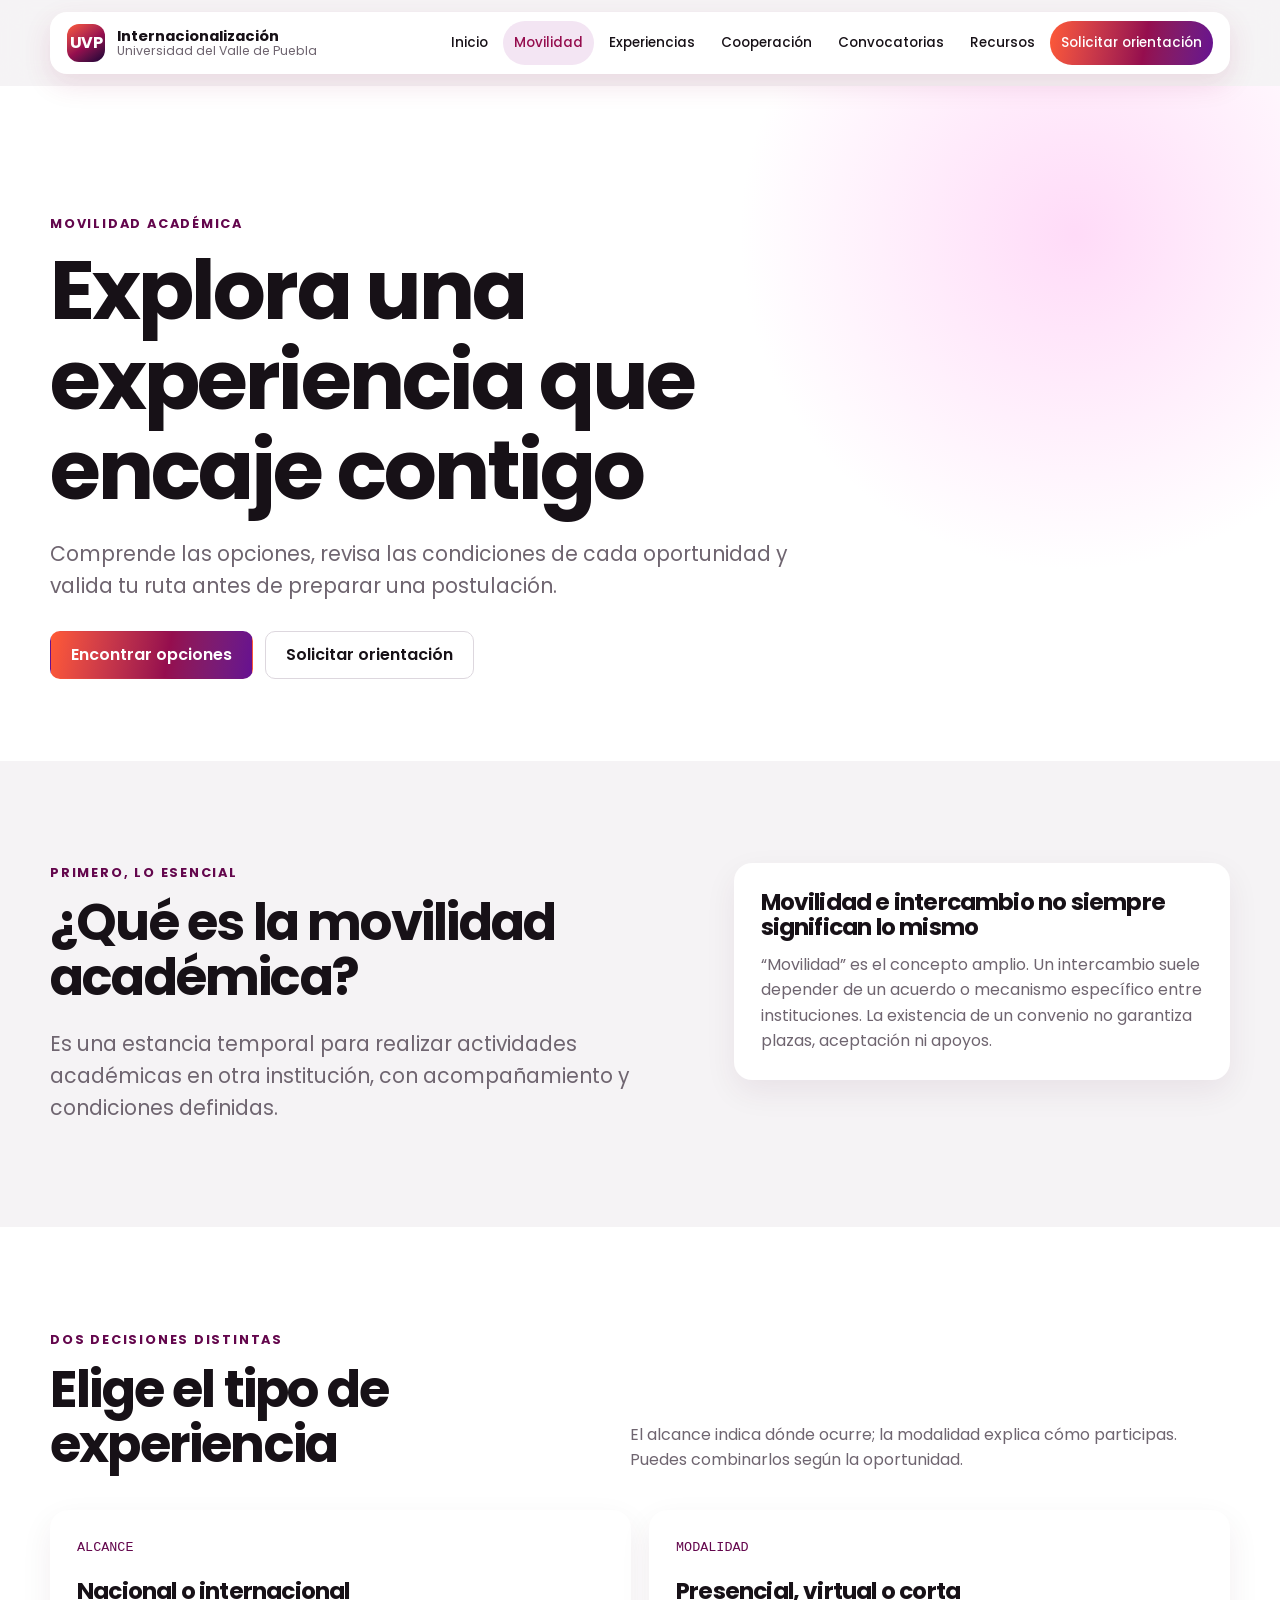
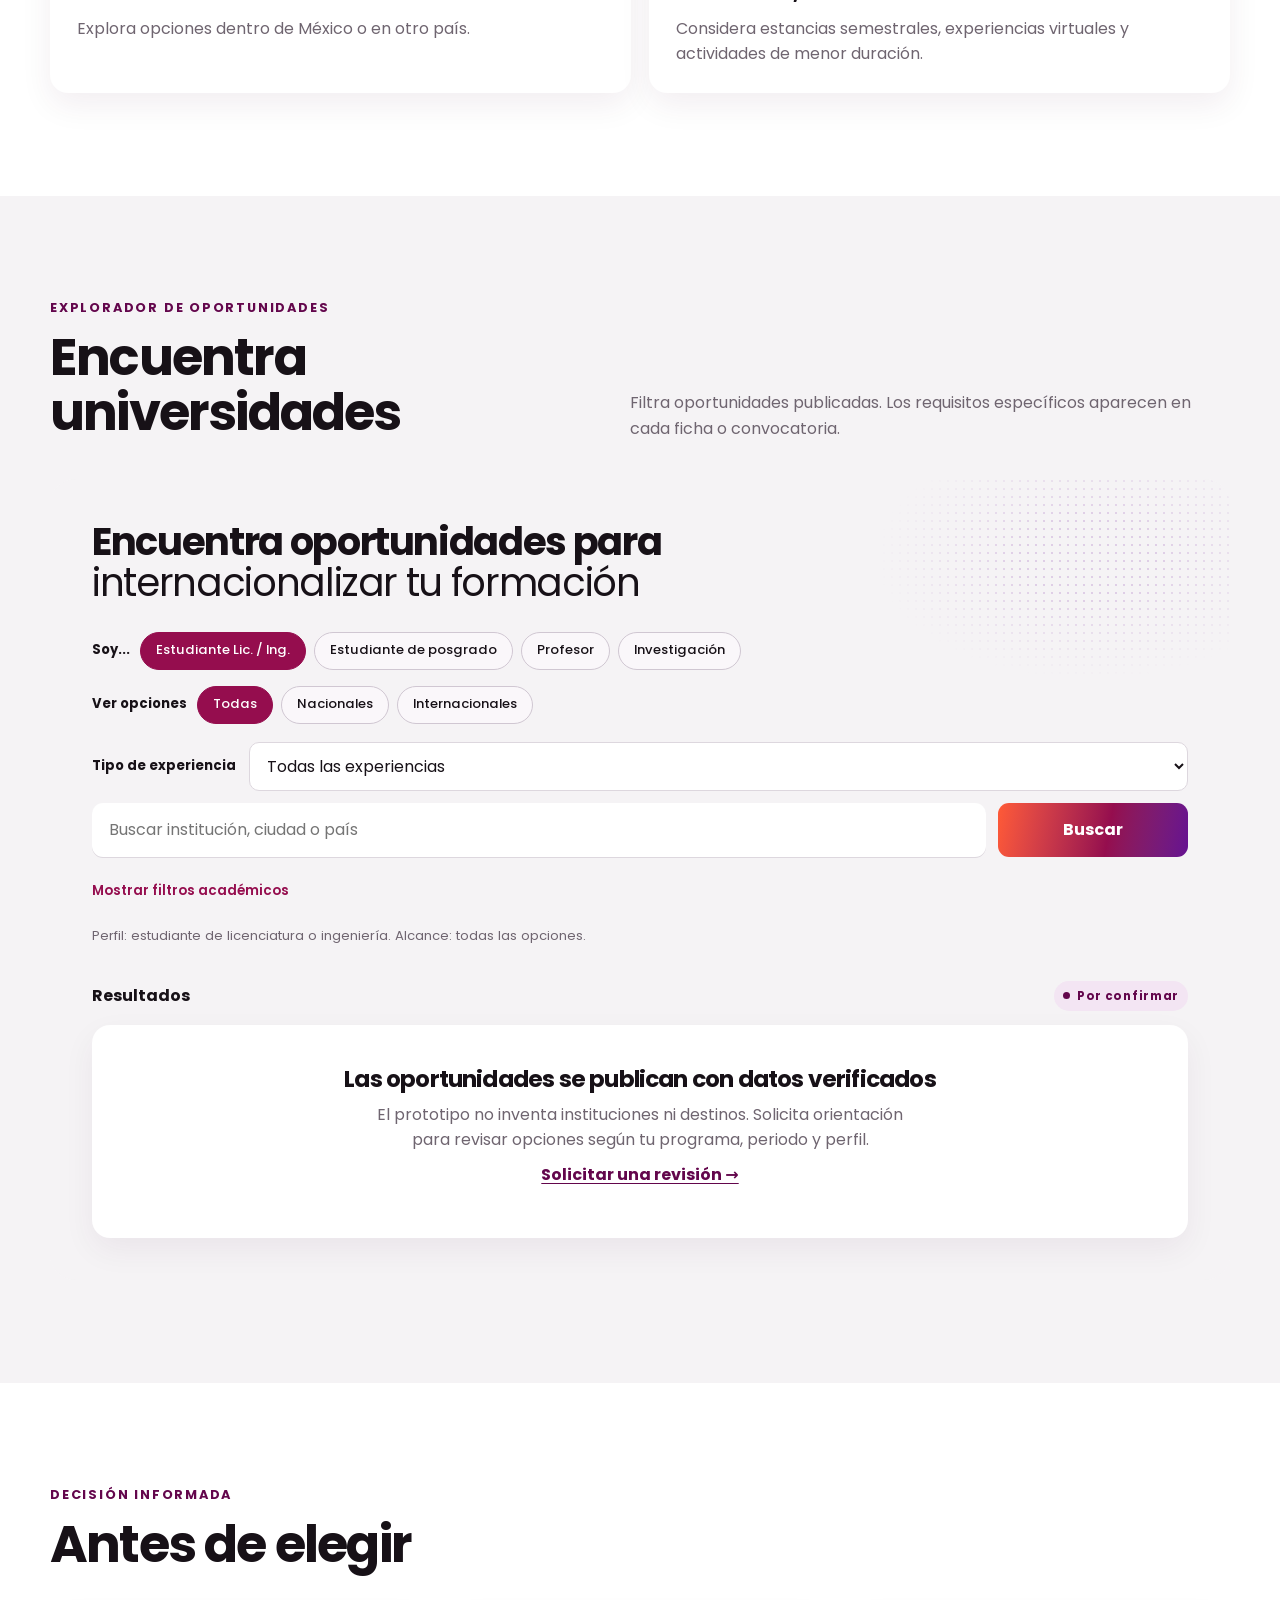
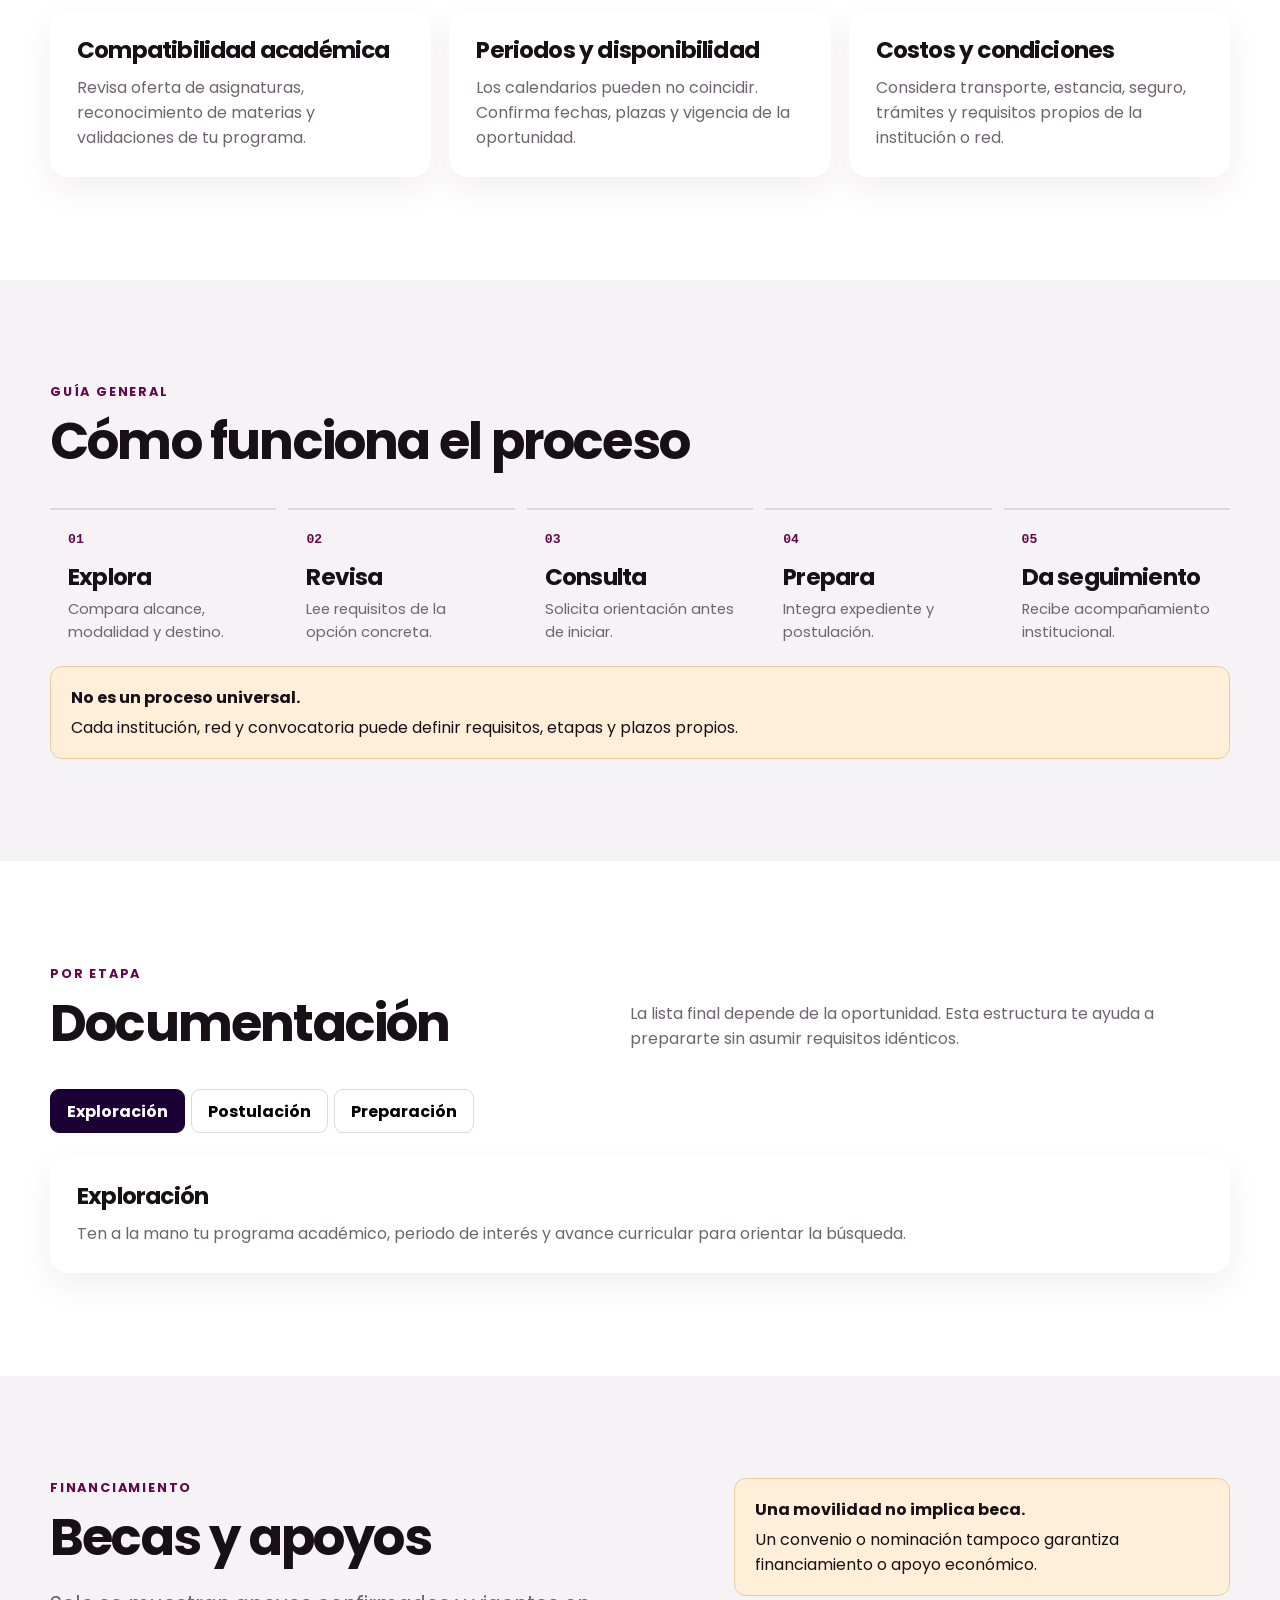
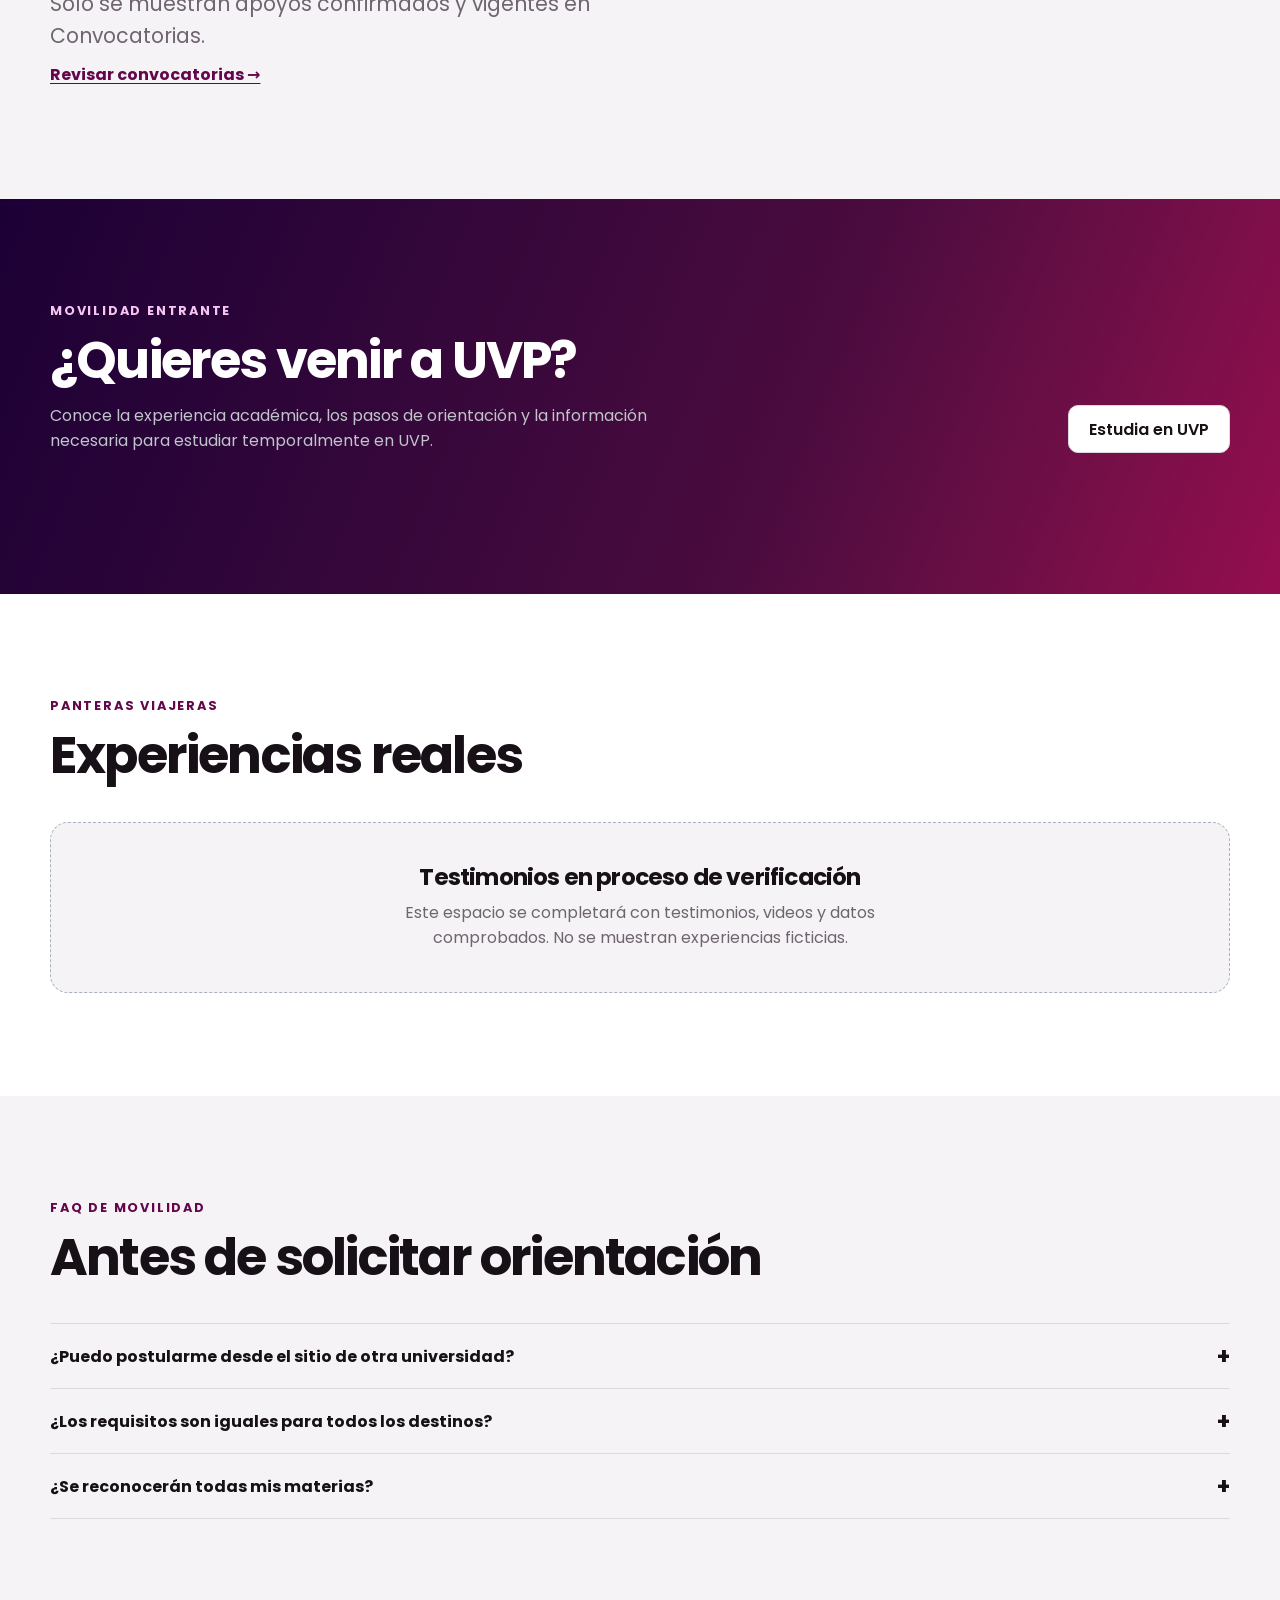
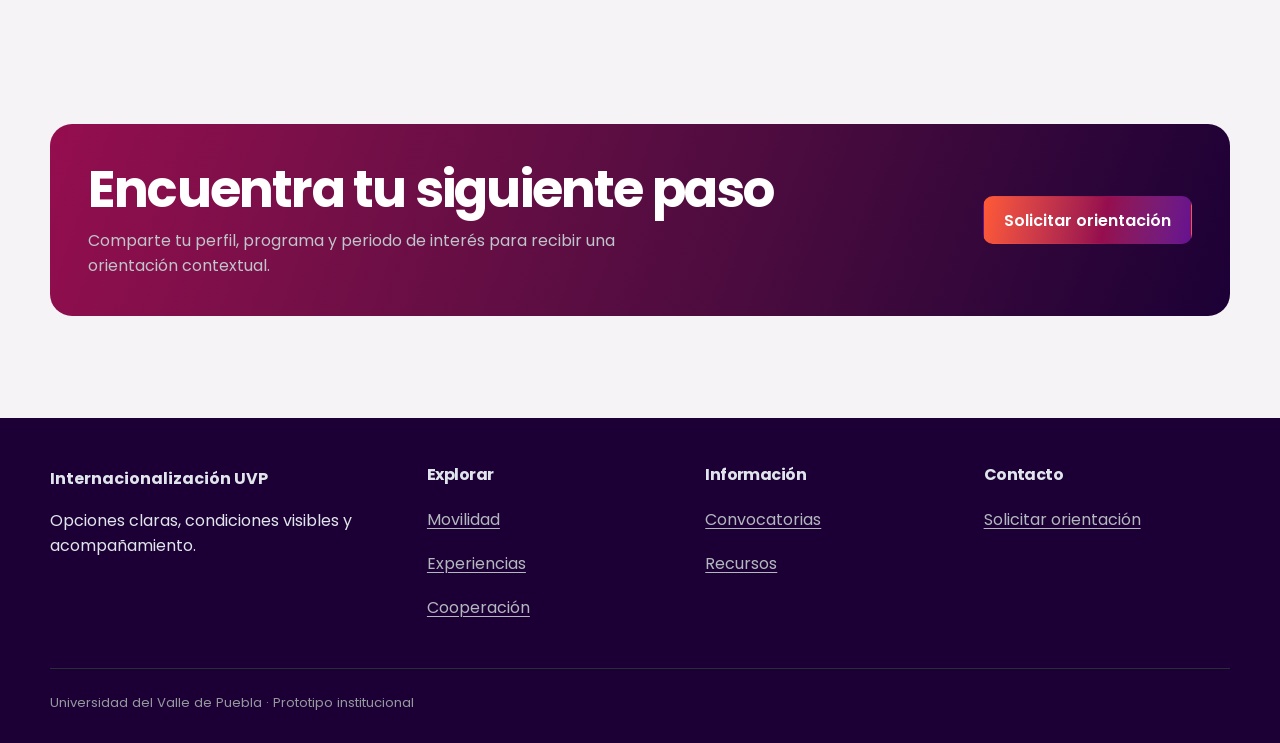
<file: movilidad.html>
<!doctype html><html lang="es-MX"><head><meta charset="utf-8"><meta name="viewport" content="width=device-width,initial-scale=1"><meta name="description" content="Opciones, requisitos y proceso de movilidad académica UVP."><title>Movilidad | Internacionalización UVP</title><link rel="stylesheet" href="site.css"></head><body>
<a class="skip" href="#contenido">Saltar al contenido</a>
<header class="site-header"><div class="nav-wrap"><a class="brand" href="index.html" aria-label="Internacionalización UVP, inicio"><span class="brand-mark" aria-hidden="true">UVP</span><span class="brand-copy"><strong>Internacionalización</strong><span>Universidad del Valle de Puebla</span></span></a><button class="menu-toggle" type="button" aria-expanded="false" aria-controls="site-nav" data-menu-toggle>Menú</button><nav class="site-nav" id="site-nav" aria-label="Navegación principal" data-site-nav><a href="index.html">Inicio</a><a href="movilidad.html" aria-current="page">Movilidad</a><a href="experiencias.html">Experiencias</a><a href="cooperacion.html">Cooperación</a><a href="convocatorias.html">Convocatorias</a><a href="recursos.html">Recursos</a><a class="nav-cta" href="orientacion.html">Solicitar orientación</a></nav></div></header>
<main id="contenido">
<section class="page-hero" data-od-id="hero-movilidad"><div class="container"><p class="eyebrow">Movilidad académica</p><h1>Explora una experiencia que encaje contigo</h1><p class="lead">Comprende las opciones, revisa las condiciones de cada oportunidad y valida tu ruta antes de preparar una postulación.</p><div class="hero-actions"><a class="button button-primary" href="#universidades">Encontrar opciones</a><a class="button" href="orientacion.html">Solicitar orientación</a></div></div></section>

<section class="section" data-od-id="que-es-movilidad"><div class="container split"><div><p class="eyebrow">Primero, lo esencial</p><h2>¿Qué es la movilidad académica?</h2><p class="lead">Es una estancia temporal para realizar actividades académicas en otra institución, con acompañamiento y condiciones definidas.</p></div><div class="card"><h3>Movilidad e intercambio no siempre significan lo mismo</h3><p>“Movilidad” es el concepto amplio. Un intercambio suele depender de un acuerdo o mecanismo específico entre instituciones. La existencia de un convenio no garantiza plazas, aceptación ni apoyos.</p></div></div></section>

<section class="section section-alt" data-od-id="tipos-movilidad"><div class="container"><div class="section-head"><div><p class="eyebrow">Dos decisiones distintas</p><h2>Elige el tipo de experiencia</h2></div><p class="section-intro">El alcance indica dónde ocurre; la modalidad explica cómo participas. Puedes combinarlos según la oportunidad.</p></div><div class="grid grid-2"><article class="card"><span class="number">ALCANCE</span><h3>Nacional o internacional</h3><p>Explora opciones dentro de México o en otro país.</p></article><article class="card"><span class="number">MODALIDAD</span><h3>Presencial, virtual o corta</h3><p>Considera estancias semestrales, experiencias virtuales y actividades de menor duración.</p></article></div></div></section>

<section class="section" id="universidades" data-od-id="buscador-movilidad"><div class="container"><div class="section-head"><div><p class="eyebrow">Explorador de oportunidades</p><h2>Encuentra universidades</h2></div><p class="section-intro">Filtra oportunidades publicadas. Los requisitos específicos aparecen en cada ficha o convocatoria.</p></div><div class="search-panel opportunity-finder" data-opportunity-search><h3 class="finder-heading"><strong>Encuentra oportunidades para</strong> internacionalizar tu formación</h3><div class="filter-groups"><div class="filter-set" data-filter-group data-result-target="#finder-feedback-mob"><span class="filter-label">Soy...</span><button class="filter-chip" type="button" aria-pressed="true" data-message="Perfil: estudiante de licenciatura o ingeniería.">Estudiante Lic. / Ing.</button><button class="filter-chip" type="button" aria-pressed="false" data-message="Perfil: estudiante de posgrado.">Estudiante de posgrado</button><button class="filter-chip" type="button" aria-pressed="false" data-message="Perfil: profesor.">Profesor</button><button class="filter-chip" type="button" aria-pressed="false" data-message="Perfil: investigador o tesista.">Investigación</button></div><div class="filter-set" data-filter-group data-result-target="#finder-feedback-mob"><span class="filter-label">Ver opciones</span><button class="filter-chip" type="button" aria-pressed="true" data-message="Alcance: opciones nacionales e internacionales.">Todas</button><button class="filter-chip" type="button" aria-pressed="false" data-message="Alcance: opciones nacionales.">Nacionales</button><button class="filter-chip" type="button" aria-pressed="false" data-message="Alcance: opciones internacionales.">Internacionales</button></div></div><div class="finder-select"><div class="field"><label for="mob-experience">Tipo de experiencia</label><select id="mob-experience"><option>Todas las experiencias</option><option>Estudiar en otra universidad</option><option>Movilidad virtual</option><option>Experiencia corta</option></select></div></div><div class="search-action-row"><label class="visually-hidden" for="mob-search">Buscar país, ciudad o institución</label><input id="mob-search" type="search" placeholder="Buscar institución, ciudad o país"><button class="search-button" type="button">Buscar</button></div><details class="advanced-filters"><summary>Mostrar filtros académicos</summary><div class="advanced-filter-grid"><div class="field"><label for="mob-area">Área académica</label><select id="mob-area"><option>Todas las áreas</option><option>Consultar compatibilidad</option></select></div><div class="field"><label for="mob-network">Red o mecanismo</label><select id="mob-network"><option>Todos</option><option>Por confirmar</option></select></div></div></details><p class="field-help" id="finder-feedback-mob" aria-live="polite">Perfil: estudiante de licenciatura o ingeniería. Alcance: todas las opciones.</p><div class="results-head"><strong>Resultados</strong><span class="status status-pending">Por confirmar</span></div><div class="empty-state"><h3>Las oportunidades se publican con datos verificados</h3><p>El prototipo no inventa instituciones ni destinos. Solicita orientación para revisar opciones según tu programa, periodo y perfil.</p><a class="text-link" href="orientacion.html">Solicitar una revisión →</a></div></div></div></section>

<section class="section section-alt" data-od-id="antes-de-elegir"><div class="container"><div class="section-head"><div><p class="eyebrow">Decisión informada</p><h2>Antes de elegir</h2></div></div><div class="grid grid-3"><article class="card"><h3>Compatibilidad académica</h3><p>Revisa oferta de asignaturas, reconocimiento de materias y validaciones de tu programa.</p></article><article class="card"><h3>Periodos y disponibilidad</h3><p>Los calendarios pueden no coincidir. Confirma fechas, plazas y vigencia de la oportunidad.</p></article><article class="card"><h3>Costos y condiciones</h3><p>Considera transporte, estancia, seguro, trámites y requisitos propios de la institución o red.</p></article></div></div></section>

<section class="section" data-od-id="proceso-movilidad"><div class="container"><div class="section-head"><div><p class="eyebrow">Guía general</p><h2>Cómo funciona el proceso</h2></div></div><div class="steps"><article class="step"><h3>Explora</h3><p>Compara alcance, modalidad y destino.</p></article><article class="step"><h3>Revisa</h3><p>Lee requisitos de la opción concreta.</p></article><article class="step"><h3>Consulta</h3><p>Solicita orientación antes de iniciar.</p></article><article class="step"><h3>Prepara</h3><p>Integra expediente y postulación.</p></article><article class="step"><h3>Da seguimiento</h3><p>Recibe acompañamiento institucional.</p></article></div><div class="notice"><strong>No es un proceso universal.</strong> Cada institución, red y convocatoria puede definir requisitos, etapas y plazos propios.</div></div></section>

<section class="section section-alt" data-od-id="documentacion-movilidad"><div class="container"><div class="section-head"><div><p class="eyebrow">Por etapa</p><h2>Documentación</h2></div><p class="section-intro">La lista final depende de la oportunidad. Esta estructura te ayuda a prepararte sin asumir requisitos idénticos.</p></div><div class="tabs" role="tablist" aria-label="Etapas de documentación" data-group="docs"><button class="tab" role="tab" aria-selected="true" aria-controls="docs-explora">Exploración</button><button class="tab" role="tab" aria-selected="false" aria-controls="docs-postula">Postulación</button><button class="tab" role="tab" aria-selected="false" aria-controls="docs-viaja">Preparación</button></div><div class="card tab-panel" id="docs-explora" role="tabpanel" data-tab-group="docs"><h3>Exploración</h3><p>Ten a la mano tu programa académico, periodo de interés y avance curricular para orientar la búsqueda.</p></div><div class="card tab-panel" id="docs-postula" role="tabpanel" data-tab-group="docs" hidden><h3>Postulación</h3><p>La convocatoria o institución indicará formatos, comprobantes, expediente académico y documentos adicionales.</p></div><div class="card tab-panel" id="docs-viaja" role="tabpanel" data-tab-group="docs" hidden><h3>Preparación de estancia</h3><p>Cuando corresponda, revisa seguro, documentación migratoria, hospedaje, transporte y validaciones institucionales.</p></div></div></section>

<section class="section" data-od-id="becas-apoyos"><div class="container split"><div><p class="eyebrow">Financiamiento</p><h2>Becas y apoyos</h2><p class="lead">Solo se muestran apoyos confirmados y vigentes en Convocatorias.</p><a class="text-link" href="convocatorias.html">Revisar convocatorias →</a></div><div class="notice"><strong>Una movilidad no implica beca.</strong> Un convenio o nominación tampoco garantiza financiamiento o apoyo económico.</div></div></section>

<section class="section section-dark" data-od-id="movilidad-entrante"><div class="container"><div class="section-head"><div><p class="eyebrow">Movilidad entrante</p><h2>¿Quieres venir a UVP?</h2><p class="section-intro">Conoce la experiencia académica, los pasos de orientación y la información necesaria para estudiar temporalmente en UVP.</p></div><a class="button" href="estudia-en-uvp.html">Estudia en UVP</a></div></div></section>

<section class="section section-alt" data-od-id="panteras-movilidad"><div class="container"><div class="section-head"><div><p class="eyebrow">Panteras Viajeras</p><h2>Experiencias reales</h2></div></div><div class="empty-state"><h3>Testimonios en proceso de verificación</h3><p>Este espacio se completará con testimonios, videos y datos comprobados. No se muestran experiencias ficticias.</p></div></div></section>

<section class="section" data-od-id="faq-movilidad"><div class="container"><div class="section-head"><div><p class="eyebrow">FAQ de movilidad</p><h2>Antes de solicitar orientación</h2></div></div><div class="accordion"><div class="accordion-item"><button type="button" aria-expanded="false" aria-controls="mob-faq-1">¿Puedo postularme desde el sitio de otra universidad?</button><div class="accordion-panel" id="mob-faq-1">Consultar un sitio oficial no equivale a tener autorización. Primero valida la ruta y el mecanismo aplicable con Internacionalización UVP.</div></div><div class="accordion-item"><button type="button" aria-expanded="false" aria-controls="mob-faq-2">¿Los requisitos son iguales para todos los destinos?</button><div class="accordion-panel" id="mob-faq-2">No. Pueden cambiar por institución, red, programa y convocatoria.</div></div><div class="accordion-item"><button type="button" aria-expanded="false" aria-controls="mob-faq-3">¿Se reconocerán todas mis materias?</button><div class="accordion-panel" id="mob-faq-3">La compatibilidad y el reconocimiento deben revisarse con el área académica correspondiente antes de tomar decisiones.</div></div></div></div></section>
<section class="section"><div class="container"><div class="cta-band"><div><h2>Encuentra tu siguiente paso</h2><p>Comparte tu perfil, programa y periodo de interés para recibir una orientación contextual.</p></div><a class="button button-primary" href="orientacion.html">Solicitar orientación</a></div></div></section>
</main>
<footer class="footer"><div class="container"><div class="footer-grid"><div><strong>Internacionalización UVP</strong><p>Opciones claras, condiciones visibles y acompañamiento.</p></div><div><h2>Explorar</h2><a href="movilidad.html">Movilidad</a><a href="experiencias.html">Experiencias</a><a href="cooperacion.html">Cooperación</a></div><div><h2>Información</h2><a href="convocatorias.html">Convocatorias</a><a href="recursos.html">Recursos</a></div><div><h2>Contacto</h2><a href="orientacion.html">Solicitar orientación</a></div></div><div class="footer-bottom">Universidad del Valle de Puebla · Prototipo institucional</div></div></footer><script src="site.js"></script></body></html>
</file>
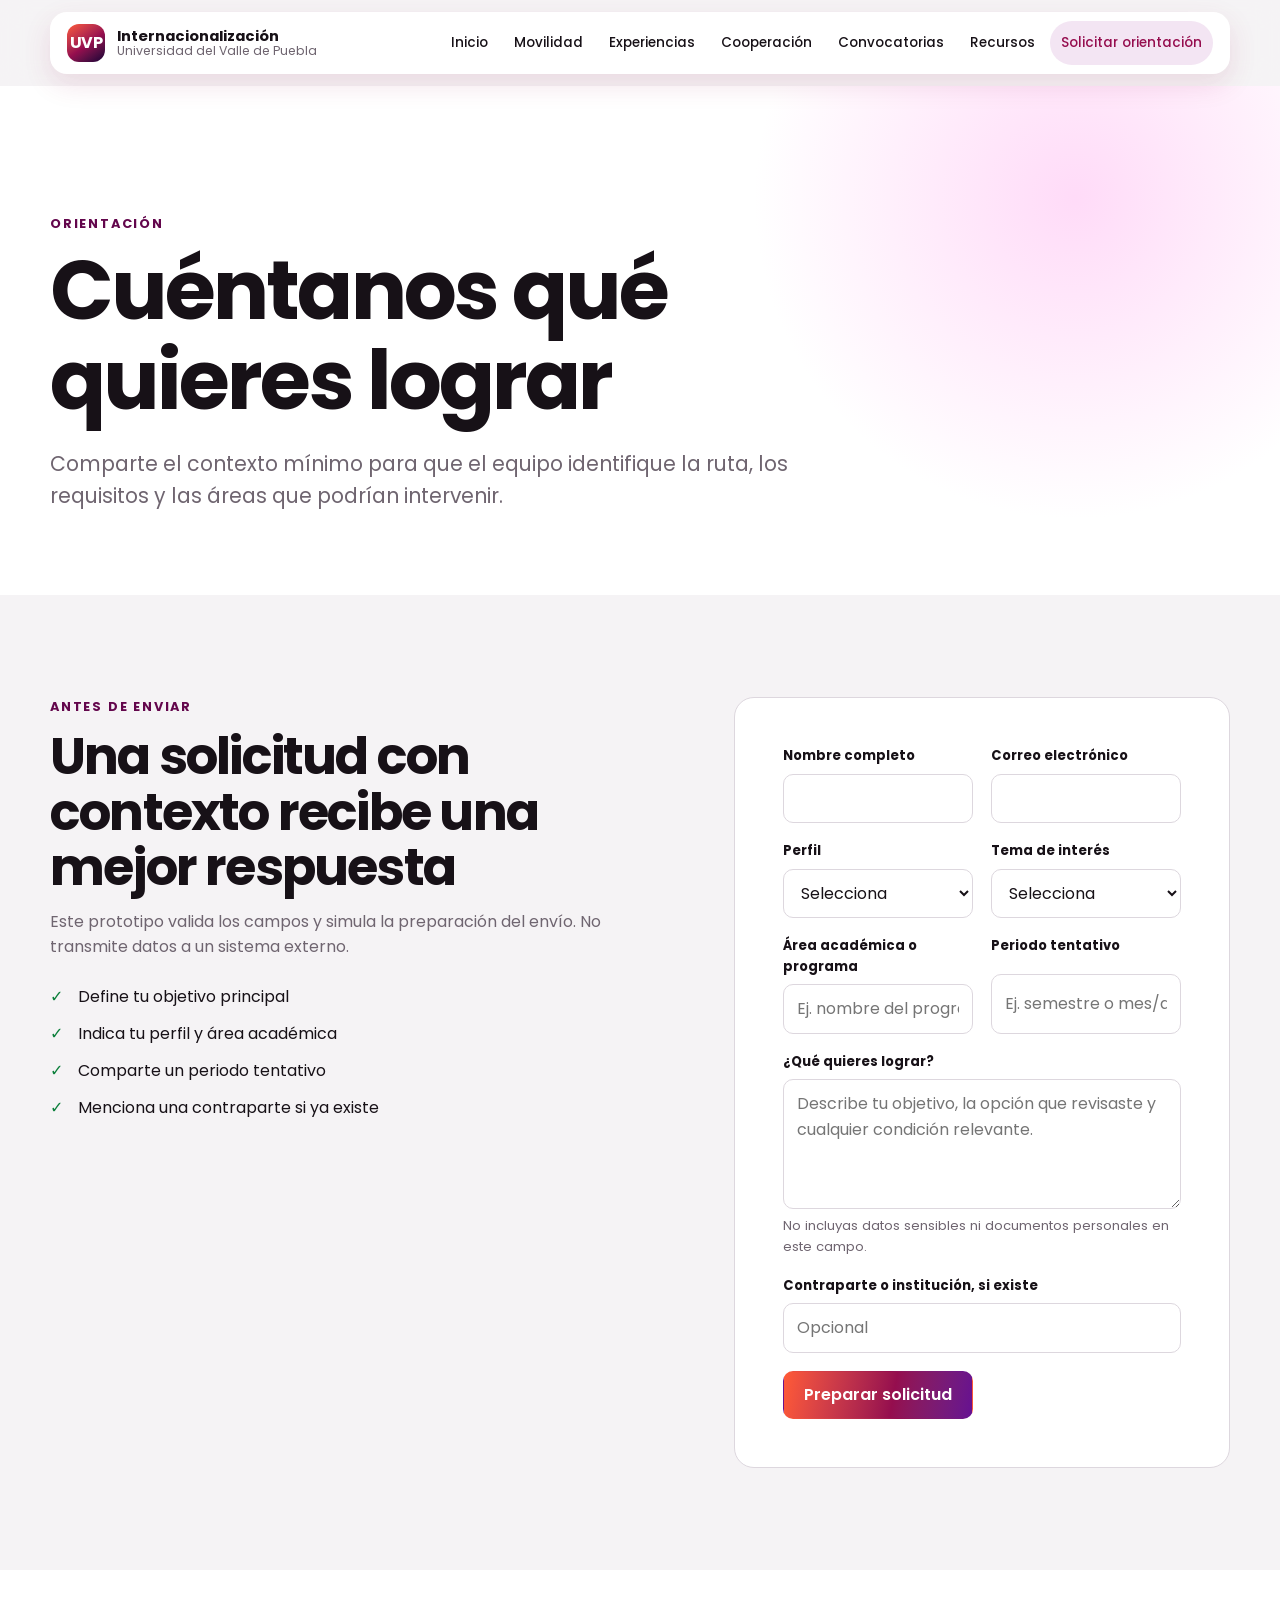
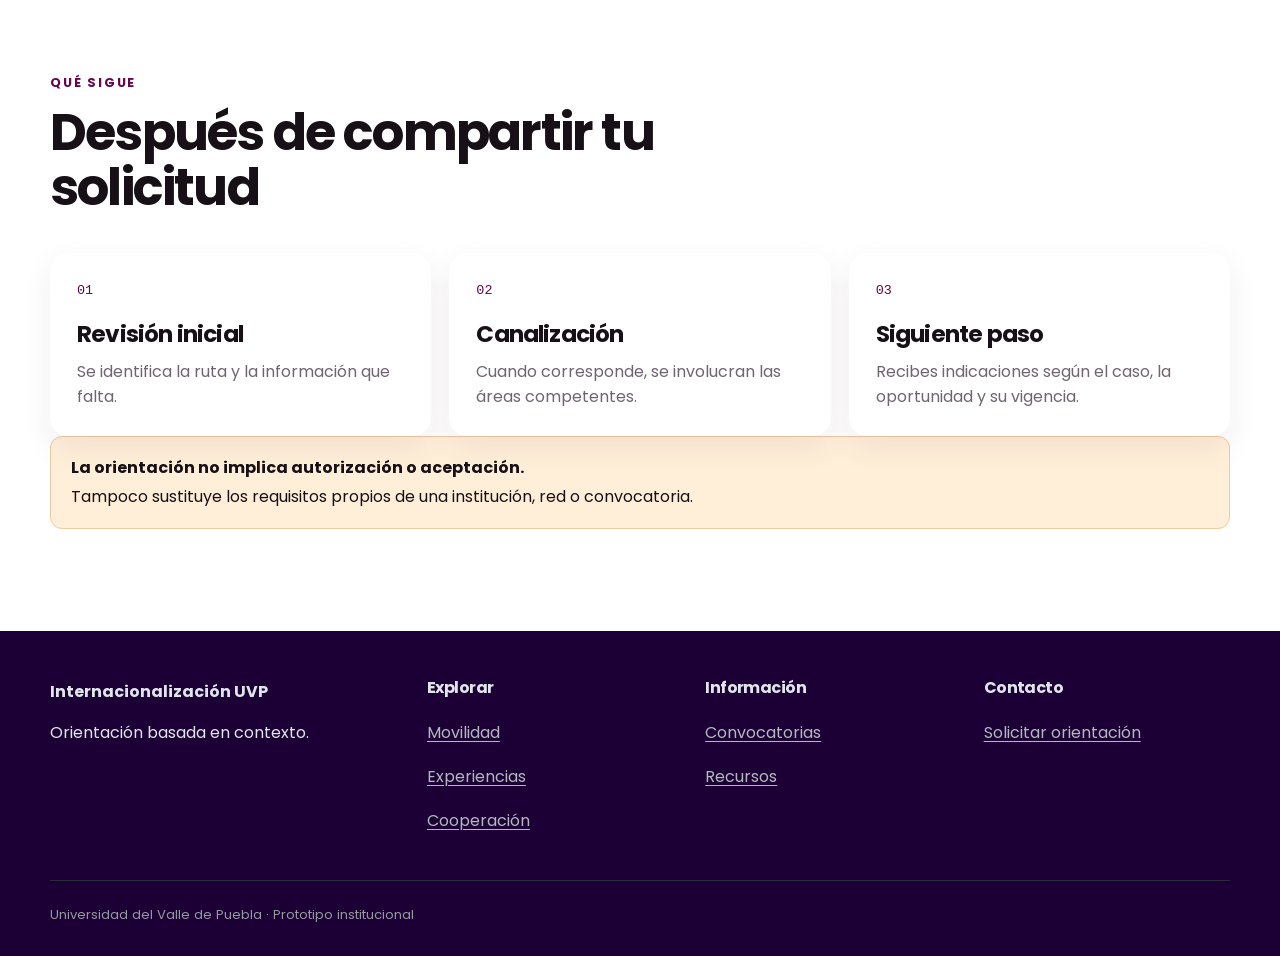
<file: orientacion.html>
<!doctype html><html lang="es-MX"><head><meta charset="utf-8"><meta name="viewport" content="width=device-width,initial-scale=1"><meta name="description" content="Solicitud de orientación para Internacionalización UVP."><title>Solicitar orientación | Internacionalización UVP</title><link rel="stylesheet" href="site.css"></head><body>
<a class="skip" href="#contenido">Saltar al contenido</a><header class="site-header"><div class="nav-wrap"><a class="brand" href="index.html"><span class="brand-mark" aria-hidden="true">UVP</span><span class="brand-copy"><strong>Internacionalización</strong><span>Universidad del Valle de Puebla</span></span></a><button class="menu-toggle" type="button" aria-expanded="false" aria-controls="site-nav" data-menu-toggle>Menú</button><nav class="site-nav" id="site-nav" aria-label="Navegación principal" data-site-nav><a href="index.html">Inicio</a><a href="movilidad.html">Movilidad</a><a href="experiencias.html">Experiencias</a><a href="cooperacion.html">Cooperación</a><a href="convocatorias.html">Convocatorias</a><a href="recursos.html">Recursos</a><a href="orientacion.html" aria-current="page">Solicitar orientación</a></nav></div></header>
<main id="contenido"><section class="page-hero" data-od-id="hero-orientacion"><div class="container"><p class="eyebrow">Orientación</p><h1>Cuéntanos qué quieres lograr</h1><p class="lead">Comparte el contexto mínimo para que el equipo identifique la ruta, los requisitos y las áreas que podrían intervenir.</p></div></section>
<section class="section" data-od-id="formulario-orientacion"><div class="container split"><div><p class="eyebrow">Antes de enviar</p><h2>Una solicitud con contexto recibe una mejor respuesta</h2><p class="section-intro">Este prototipo valida los campos y simula la preparación del envío. No transmite datos a un sistema externo.</p><ul class="check-list"><li>Define tu objetivo principal</li><li>Indica tu perfil y área académica</li><li>Comparte un periodo tentativo</li><li>Menciona una contraparte si ya existe</li></ul></div><form class="form-card" data-demo-form><div class="form-grid"><div class="field"><label for="nombre">Nombre completo</label><input id="nombre" name="nombre" autocomplete="name" required></div><div class="field"><label for="correo">Correo electrónico</label><input id="correo" name="correo" type="email" autocomplete="email" required></div><div class="field"><label for="perfil">Perfil</label><select id="perfil" name="perfil" required><option value="">Selecciona</option><option>Estudiante</option><option>Profesor</option><option>Institución / Relaciones Internacionales</option><option>Investigador / Tesista</option></select></div><div class="field"><label for="interes">Tema de interés</label><select id="interes" name="interes" required><option value="">Selecciona</option><option>Movilidad</option><option>Movilidad entrante</option><option>Experiencia internacional</option><option>Cooperación académica</option><option>Convocatoria</option><option>Otro</option></select></div><div class="field"><label for="area">Área académica o programa</label><input id="area" name="area" placeholder="Ej. nombre del programa" required></div><div class="field"><label for="periodo">Periodo tentativo</label><input id="periodo" name="periodo" placeholder="Ej. semestre o mes/año"></div><div class="field field-full"><label for="objetivo">¿Qué quieres lograr?</label><textarea id="objetivo" name="objetivo" placeholder="Describe tu objetivo, la opción que revisaste y cualquier condición relevante." required></textarea><span class="field-help">No incluyas datos sensibles ni documentos personales en este campo.</span></div><div class="field field-full"><label for="contraparte">Contraparte o institución, si existe</label><input id="contraparte" name="contraparte" placeholder="Opcional"></div><div class="field-full"><button class="button button-primary" type="submit">Preparar solicitud</button><div class="form-message" tabindex="-1" aria-live="polite"></div></div></div></form></div></section>
<section class="section section-alt" data-od-id="despues-solicitud"><div class="container"><div class="section-head"><div><p class="eyebrow">Qué sigue</p><h2>Después de compartir tu solicitud</h2></div></div><div class="grid grid-3"><article class="card"><span class="number">01</span><h3>Revisión inicial</h3><p>Se identifica la ruta y la información que falta.</p></article><article class="card"><span class="number">02</span><h3>Canalización</h3><p>Cuando corresponde, se involucran las áreas competentes.</p></article><article class="card"><span class="number">03</span><h3>Siguiente paso</h3><p>Recibes indicaciones según el caso, la oportunidad y su vigencia.</p></article></div><div class="notice"><strong>La orientación no implica autorización o aceptación.</strong> Tampoco sustituye los requisitos propios de una institución, red o convocatoria.</div></div></section></main>
<footer class="footer"><div class="container"><div class="footer-grid"><div><strong>Internacionalización UVP</strong><p>Orientación basada en contexto.</p></div><div><h2>Explorar</h2><a href="movilidad.html">Movilidad</a><a href="experiencias.html">Experiencias</a><a href="cooperacion.html">Cooperación</a></div><div><h2>Información</h2><a href="convocatorias.html">Convocatorias</a><a href="recursos.html">Recursos</a></div><div><h2>Contacto</h2><a href="orientacion.html">Solicitar orientación</a></div></div><div class="footer-bottom">Universidad del Valle de Puebla · Prototipo institucional</div></div></footer><script src="site.js"></script></body></html>
</file>
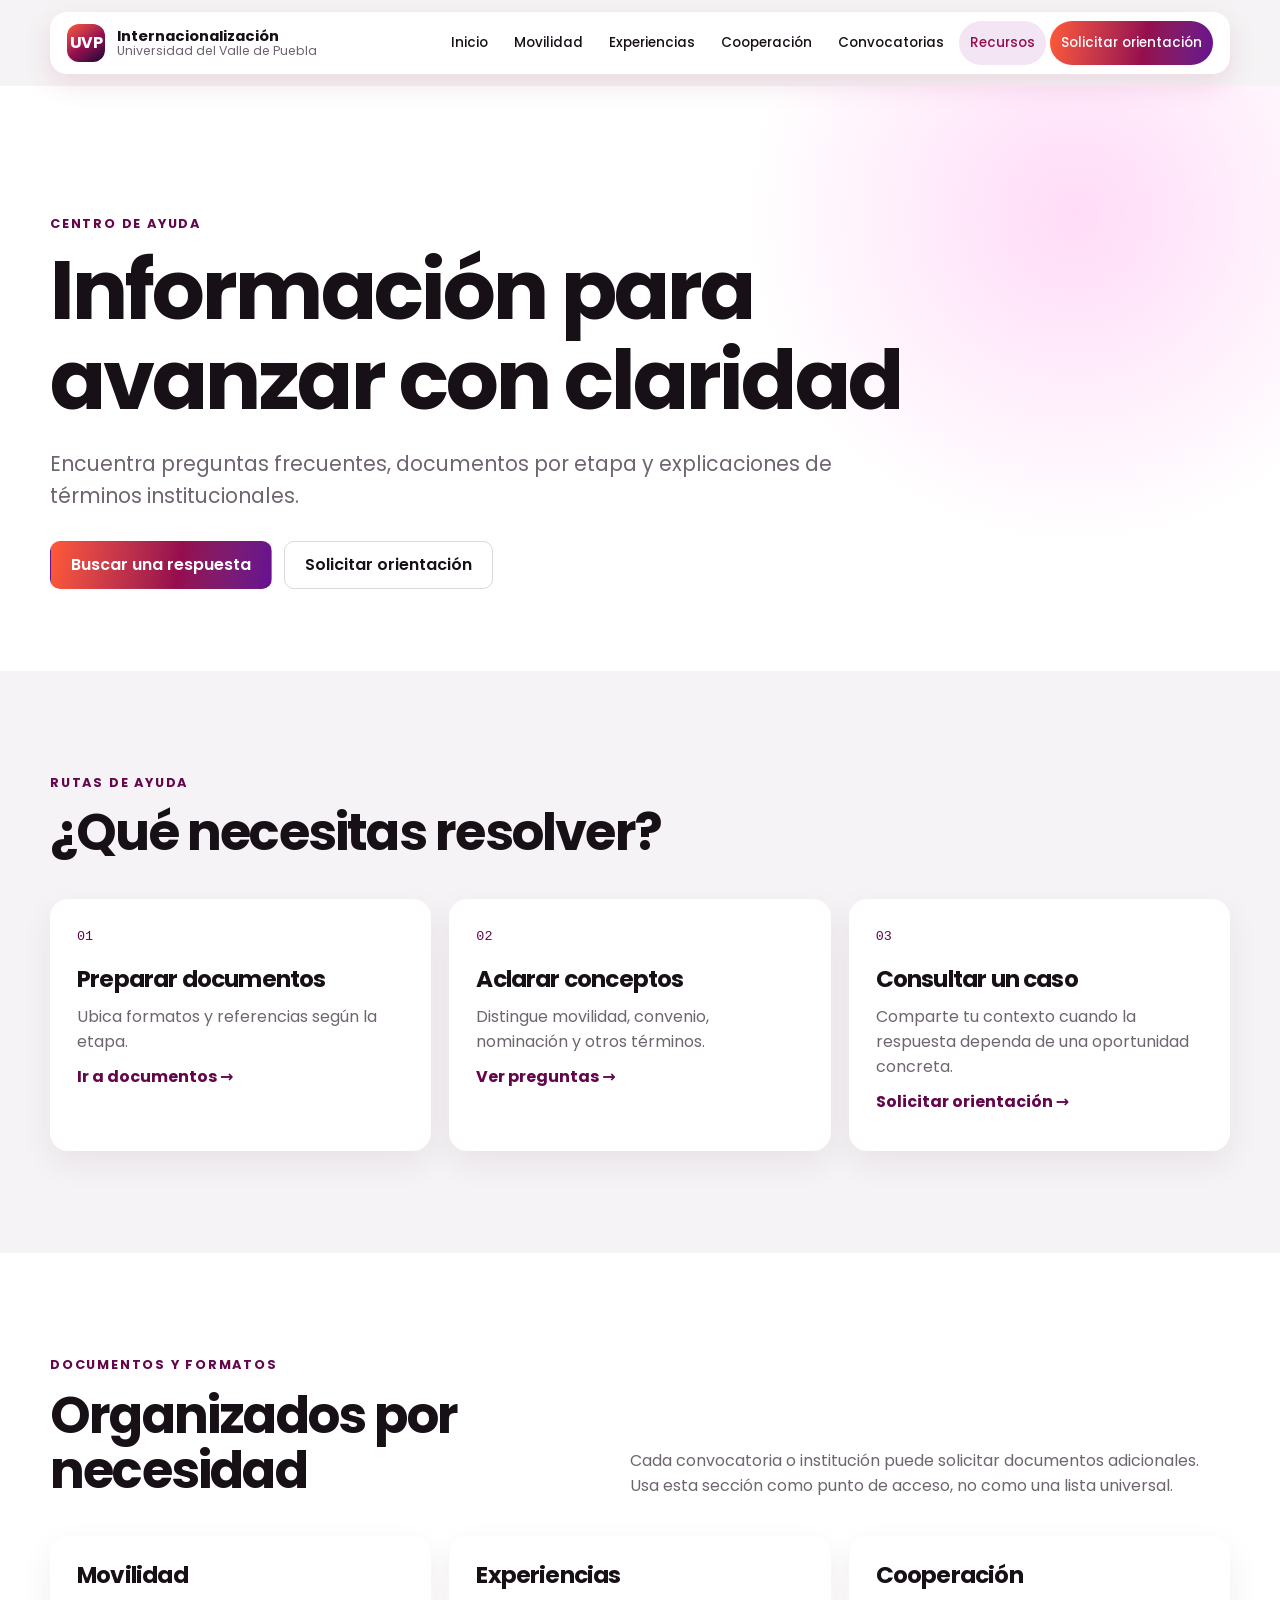
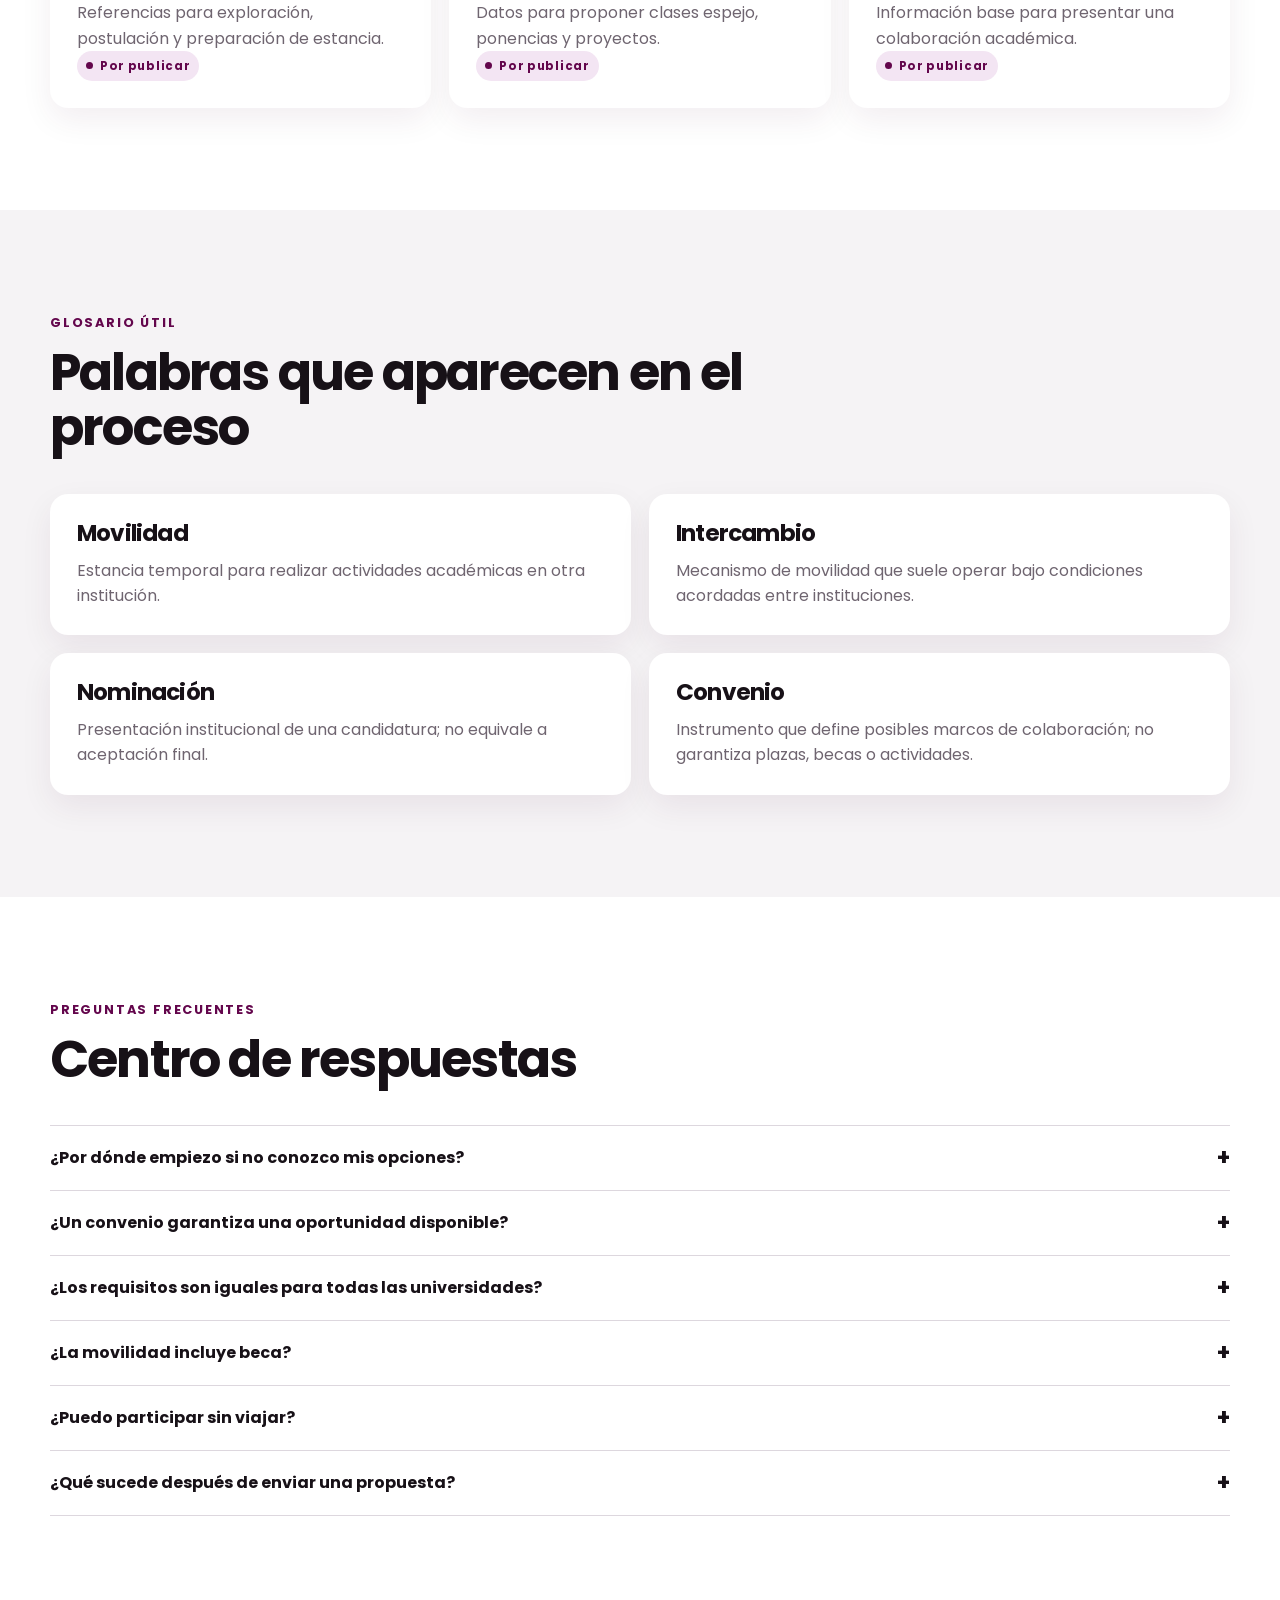
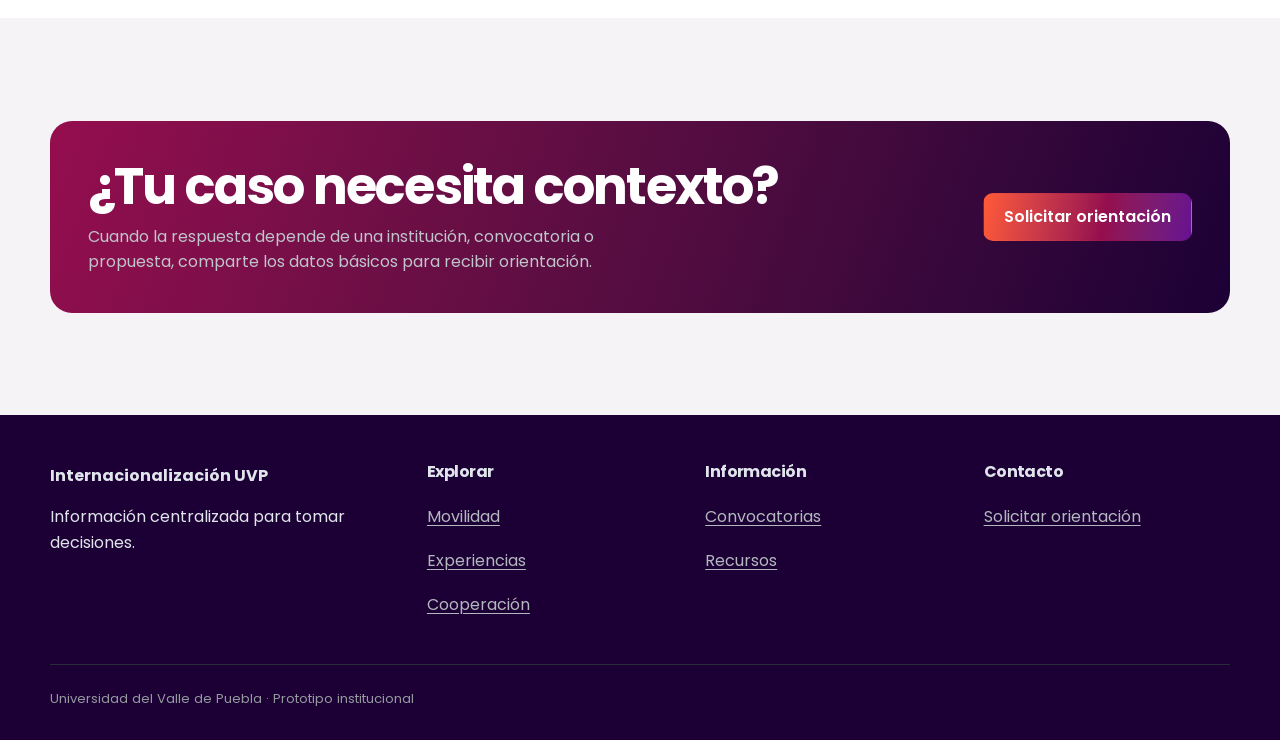
<file: recursos.html>
<!doctype html><html lang="es-MX"><head><meta charset="utf-8"><meta name="viewport" content="width=device-width,initial-scale=1"><meta name="description" content="Centro de ayuda, documentos y preguntas frecuentes de Internacionalización UVP."><title>Recursos | Internacionalización UVP</title><link rel="stylesheet" href="site.css"></head><body>
<a class="skip" href="#contenido">Saltar al contenido</a><header class="site-header"><div class="nav-wrap"><a class="brand" href="index.html"><span class="brand-mark" aria-hidden="true">UVP</span><span class="brand-copy"><strong>Internacionalización</strong><span>Universidad del Valle de Puebla</span></span></a><button class="menu-toggle" type="button" aria-expanded="false" aria-controls="site-nav" data-menu-toggle>Menú</button><nav class="site-nav" id="site-nav" aria-label="Navegación principal" data-site-nav><a href="index.html">Inicio</a><a href="movilidad.html">Movilidad</a><a href="experiencias.html">Experiencias</a><a href="cooperacion.html">Cooperación</a><a href="convocatorias.html">Convocatorias</a><a href="recursos.html" aria-current="page">Recursos</a><a class="nav-cta" href="orientacion.html">Solicitar orientación</a></nav></div></header>
<main id="contenido"><section class="page-hero" data-od-id="hero-recursos"><div class="container"><p class="eyebrow">Centro de ayuda</p><h1>Información para avanzar con claridad</h1><p class="lead">Encuentra preguntas frecuentes, documentos por etapa y explicaciones de términos institucionales.</p><div class="hero-actions"><a class="button button-primary" href="#preguntas">Buscar una respuesta</a><a class="button" href="orientacion.html">Solicitar orientación</a></div></div></section>
<section class="section" data-od-id="centro-ayuda"><div class="container"><div class="section-head"><div><p class="eyebrow">Rutas de ayuda</p><h2>¿Qué necesitas resolver?</h2></div></div><div class="grid grid-3"><a class="card card-link" href="#documentos"><span class="number">01</span><h3>Preparar documentos</h3><p>Ubica formatos y referencias según la etapa.</p><span class="text-link">Ir a documentos →</span></a><a class="card card-link" href="#preguntas"><span class="number">02</span><h3>Aclarar conceptos</h3><p>Distingue movilidad, convenio, nominación y otros términos.</p><span class="text-link">Ver preguntas →</span></a><a class="card card-link" href="orientacion.html"><span class="number">03</span><h3>Consultar un caso</h3><p>Comparte tu contexto cuando la respuesta dependa de una oportunidad concreta.</p><span class="text-link">Solicitar orientación →</span></a></div></div></section>
<section class="section section-alt" id="documentos" data-od-id="documentos-formatos"><div class="container"><div class="section-head"><div><p class="eyebrow">Documentos y formatos</p><h2>Organizados por necesidad</h2></div><p class="section-intro">Cada convocatoria o institución puede solicitar documentos adicionales. Usa esta sección como punto de acceso, no como una lista universal.</p></div><div class="grid grid-3"><article class="card"><h3>Movilidad</h3><p>Referencias para exploración, postulación y preparación de estancia.</p><span class="status status-pending">Por publicar</span></article><article class="card"><h3>Experiencias</h3><p>Datos para proponer clases espejo, ponencias y proyectos.</p><span class="status status-pending">Por publicar</span></article><article class="card"><h3>Cooperación</h3><p>Información base para presentar una colaboración académica.</p><span class="status status-pending">Por publicar</span></article></div></div></section>
<section class="section" data-od-id="glosario"><div class="container"><div class="section-head"><div><p class="eyebrow">Glosario útil</p><h2>Palabras que aparecen en el proceso</h2></div></div><div class="grid grid-2"><article class="card"><h3>Movilidad</h3><p>Estancia temporal para realizar actividades académicas en otra institución.</p></article><article class="card"><h3>Intercambio</h3><p>Mecanismo de movilidad que suele operar bajo condiciones acordadas entre instituciones.</p></article><article class="card"><h3>Nominación</h3><p>Presentación institucional de una candidatura; no equivale a aceptación final.</p></article><article class="card"><h3>Convenio</h3><p>Instrumento que define posibles marcos de colaboración; no garantiza plazas, becas o actividades.</p></article></div></div></section>
<section class="section section-alt" id="preguntas" data-od-id="faq-completo"><div class="container"><div class="section-head"><div><p class="eyebrow">Preguntas frecuentes</p><h2>Centro de respuestas</h2></div></div><div class="accordion"><div class="accordion-item"><button type="button" aria-expanded="false" aria-controls="r-faq-1">¿Por dónde empiezo si no conozco mis opciones?</button><div class="accordion-panel" id="r-faq-1">Explora Movilidad, Experiencias o Cooperación según tu objetivo. Después solicita orientación con tu perfil, área académica y periodo de interés.</div></div><div class="accordion-item"><button type="button" aria-expanded="false" aria-controls="r-faq-2">¿Un convenio garantiza una oportunidad disponible?</button><div class="accordion-panel" id="r-faq-2">No. La disponibilidad puede depender de plazas, programas, periodos, convocatorias y aceptación de las partes.</div></div><div class="accordion-item"><button type="button" aria-expanded="false" aria-controls="r-faq-3">¿Los requisitos son iguales para todas las universidades?</button><div class="accordion-panel" id="r-faq-3">No. Cada institución, red o convocatoria puede tener condiciones y procesos propios.</div></div><div class="accordion-item"><button type="button" aria-expanded="false" aria-controls="r-faq-4">¿La movilidad incluye beca?</button><div class="accordion-panel" id="r-faq-4">No automáticamente. Revisa únicamente becas y apoyos confirmados y vigentes.</div></div><div class="accordion-item"><button type="button" aria-expanded="false" aria-controls="r-faq-5">¿Puedo participar sin viajar?</button><div class="accordion-panel" id="r-faq-5">Sí. Las experiencias internacionales desde el aula incluyen clases espejo, proyectos, ponencias y actividades interculturales.</div></div><div class="accordion-item"><button type="button" aria-expanded="false" aria-controls="r-faq-6">¿Qué sucede después de enviar una propuesta?</button><div class="accordion-panel" id="r-faq-6">El equipo revisa la información, identifica las áreas que deben participar y comunica el siguiente paso. La recepción no implica autorización.</div></div></div></div></section>
<section class="section"><div class="container"><div class="cta-band"><div><h2>¿Tu caso necesita contexto?</h2><p>Cuando la respuesta depende de una institución, convocatoria o propuesta, comparte los datos básicos para recibir orientación.</p></div><a class="button button-primary" href="orientacion.html">Solicitar orientación</a></div></div></section></main>
<footer class="footer"><div class="container"><div class="footer-grid"><div><strong>Internacionalización UVP</strong><p>Información centralizada para tomar decisiones.</p></div><div><h2>Explorar</h2><a href="movilidad.html">Movilidad</a><a href="experiencias.html">Experiencias</a><a href="cooperacion.html">Cooperación</a></div><div><h2>Información</h2><a href="convocatorias.html">Convocatorias</a><a href="recursos.html">Recursos</a></div><div><h2>Contacto</h2><a href="orientacion.html">Solicitar orientación</a></div></div><div class="footer-bottom">Universidad del Valle de Puebla · Prototipo institucional</div></div></footer><script src="site.js"></script></body></html>
</file>
<file: site.css>
@font-face { font-family: 'Poppins'; src: url('assets/fonts/poppins-400.woff2') format('woff2'); font-weight: 400; font-style: normal; font-display: swap; }
@font-face { font-family: 'Poppins'; src: url('assets/fonts/poppins-500.woff2') format('woff2'); font-weight: 500; font-style: normal; font-display: swap; }
@font-face { font-family: 'Poppins'; src: url('assets/fonts/poppins-600.woff2') format('woff2'); font-weight: 600; font-style: normal; font-display: swap; }
@font-face { font-family: 'Poppins'; src: url('assets/fonts/poppins-700.woff2') format('woff2'); font-weight: 700; font-style: normal; font-display: swap; }
:root {
  --bg: oklch(96.6% 0.003 325.6);
  --surface: oklch(100% 0 0);
  --fg: oklch(18.8% 0.015 326.2);
  --muted: oklch(52% 0.021 323.1);
  --border: oklch(88.6% 0.011 321.3);
  --accent: oklch(43.9% 0.17 0.2);
  --accent-dark: oklch(34% 0.14 342);
  --accent-hot: oklch(68.4% 0.207 33.9);
  --accent-soft: oklch(93.7% 0.024 325.8);
  --deep: oklch(18.5% 0.097 302.4);
  --deep-2: oklch(29% 0.111 337.9);
  --success: oklch(52% 0.14 150);
  --warning: oklch(66% 0.14 75);
  --danger: oklch(54% 0.19 25);
  --font-display: 'Poppins', 'Avenir Next', system-ui, sans-serif;
  --font-body: 'Poppins', 'Avenir Next', system-ui, sans-serif;
  --font-mono: ui-monospace, 'SFMono-Regular', Consolas, monospace;
  --radius: 18px;
  --max: 1180px;
}
* { box-sizing: border-box; }
html { scroll-behavior: smooth; }
body { margin: 0; color: var(--fg); background: var(--bg); font-family: var(--font-body); line-height: 1.58; }
body.menu-open { overflow: hidden; }
a { color: inherit; text-underline-offset: .18em; }
button, input, select, textarea { font: inherit; }
button, a { -webkit-tap-highlight-color: transparent; }
:focus-visible { outline: 3px solid var(--accent-hot); outline-offset: 3px; }
.skip { position: fixed; left: 18px; top: -80px; z-index: 100; padding: 12px 18px; background: var(--surface); border: 1px solid var(--border); border-radius: 10px; }
.skip:focus { top: 18px; }
.site-header { position: sticky; top: 0; z-index: 40; padding: 12px 0; background: oklch(96.6% 0.003 325.6 / .84); backdrop-filter: blur(14px); }
.nav-wrap { width: min(var(--max), calc(100% - 40px)); margin: auto; min-height: 62px; display: flex; align-items: center; gap: 24px; padding: 0 16px; background: var(--surface); border: 1px solid oklch(100% 0 0 / .8); border-radius: 17px; box-shadow: 0 10px 28px oklch(43.9% .17 .2 / .12); }
.brand { display: flex; align-items: center; gap: 12px; text-decoration: none; min-width: 226px; }
.brand-mark { width: 38px; height: 38px; display: grid; place-items: center; border-radius: 12px; background: linear-gradient(145deg, var(--accent-hot), var(--accent) 54%, var(--deep)); color: var(--surface); font-weight: 700; letter-spacing: -.05em; }
.brand-copy { line-height: 1.1; font-size: .78rem; color: var(--muted); }
.brand-copy strong { display: block; color: var(--fg); font-size: .92rem; }
.site-nav { display: flex; align-items: center; gap: 4px; margin-left: auto; }
.site-nav a { min-height: 44px; display: inline-flex; align-items: center; padding: 0 11px; border-radius: 999px; text-decoration: none; font-size: .84rem; font-weight: 500; }
.site-nav a:hover, .site-nav a[aria-current="page"] { background: var(--accent-soft); color: var(--accent); }
.nav-cta, .button-primary { border-color: transparent !important; background: linear-gradient(100deg, var(--accent-hot), var(--accent) 58%, oklch(40% .19 310)) !important; color: var(--surface) !important; }
.nav-cta:hover, .button-primary:hover { background: linear-gradient(100deg, oklch(62% .2 34), var(--accent-dark) 62%, var(--deep)) !important; color: var(--surface) !important; }
.menu-toggle { display: none; margin-left: auto; min-width: 44px; min-height: 44px; border: 1px solid var(--border); background: var(--surface); border-radius: 10px; color: var(--fg); }
.container { width: min(var(--max), calc(100% - 40px)); margin-inline: auto; }
.page-hero { position: relative; overflow: hidden; padding: clamp(72px, 10vw, 130px) 0 82px; background: radial-gradient(circle at 84% 22%, oklch(93% .055 333), transparent 28%), var(--surface); border-bottom: 0; }
.eyebrow { margin: 0 0 12px; color: var(--accent-dark); font-size: .8rem; font-weight: 800; letter-spacing: .14em; text-transform: uppercase; }
h1, h2, h3 { font-family: var(--font-display); letter-spacing: -.035em; line-height: 1.08; }
h1 { max-width: 16ch; margin: 0; font-size: clamp(2.7rem, 6.5vw, 5.6rem); }
h2 { max-width: 22ch; margin: 0; font-size: clamp(2rem, 4vw, 3.4rem); }
h3 { margin: 0; font-size: clamp(1.2rem, 2vw, 1.45rem); }
.lead { max-width: 66ch; margin: 22px 0 0; color: var(--muted); font-size: clamp(1.05rem, 1.8vw, 1.28rem); }
.hero-actions, .actions { display: flex; flex-wrap: wrap; align-items: center; gap: 12px; margin-top: 28px; }
.button { min-height: 48px; display: inline-flex; align-items: center; justify-content: center; gap: 8px; padding: 0 20px; border: 1px solid var(--border); border-radius: 10px; background: var(--surface); color: var(--fg); font-weight: 600; text-decoration: none; cursor: pointer; transition: background-color 120ms cubic-bezier(.2,0,0,1), border-color 120ms cubic-bezier(.2,0,0,1); }
.button:hover { background: var(--accent-soft); border-color: var(--accent); }
.text-link { min-height: 44px; display: inline-flex; align-items: center; font-weight: 750; color: var(--accent-dark); }
.section { padding: clamp(72px, 8vw, 112px) 0; }
.section-alt { background: var(--surface); border-block: 0; }
.section-dark { background: linear-gradient(112deg, var(--deep), var(--deep-2) 62%, var(--accent)); color: var(--surface); }
.section-dark .muted, .section-dark .section-intro { color: oklch(82% .01 250); }
.section-dark .eyebrow { color: oklch(88% .08 330); }
.section-head { display: flex; justify-content: space-between; gap: 28px; align-items: end; margin-bottom: 38px; }
.section-intro { max-width: 60ch; margin: 14px 0 0; color: var(--muted); }
.grid { display: grid; gap: 18px; }
.grid-2 { grid-template-columns: repeat(2, minmax(0, 1fr)); }
.grid-3 { grid-template-columns: repeat(3, minmax(0, 1fr)); }
.grid-4 { grid-template-columns: repeat(4, minmax(0, 1fr)); }
.card { min-width: 0; padding: 26px; background: var(--surface); border: 1px solid oklch(100% 0 0 / .9); border-radius: var(--radius); box-shadow: 0 12px 32px oklch(29% .111 337.9 / .07); }
.card p { margin: 12px 0 0; color: var(--muted); }
.card .meta { margin-top: 20px; }
.card-link { display: block; text-decoration: none; transition: border-color 120ms cubic-bezier(.2,0,0,1), transform 120ms cubic-bezier(.2,0,0,1); }
.card-link:hover { border-color: oklch(72% .1 255); transform: translateY(-2px); }
.card-link:active { transform: translateY(0); }
.number { display: block; margin-bottom: 20px; font-family: var(--font-mono); color: var(--accent-dark); font-size: .84rem; font-variant-numeric: tabular-nums; }
.icon-tile { width: 46px; height: 46px; display: grid; place-items: center; margin-bottom: 32px; border-radius: 12px; background: var(--accent-soft); color: var(--accent-dark); font-weight: 900; }
.pill-row, .filter-row { display: flex; flex-wrap: wrap; gap: 9px; }
.pill, .filter-chip { min-height: 44px; display: inline-flex; align-items: center; padding: 0 16px; border: 1px solid var(--border); border-radius: 999px; background: var(--surface); color: var(--fg); font-weight: 700; cursor: pointer; }
.pill:hover, .filter-chip:hover, .filter-chip[aria-pressed="true"] { border-color: var(--accent); background: var(--accent-soft); color: var(--accent-dark); }
.search-panel { position: relative; overflow: hidden; padding: clamp(24px, 4vw, 42px); background: var(--bg); border: 0; border-radius: 26px; }
.search-grid { display: grid; grid-template-columns: 2fr repeat(3, 1fr) auto; gap: 12px; }
.field { display: grid; gap: 7px; }
.field label { font-size: .82rem; font-weight: 750; }
.field input, .field select, .field textarea { width: 100%; min-height: 48px; padding: 11px 13px; border: 1px solid var(--border); border-radius: 10px; background: var(--surface); color: var(--fg); }
.field textarea { min-height: 130px; resize: vertical; }
.field input:hover, .field select:hover, .field textarea:hover { border-color: oklch(68% .04 255); }
.field-help { color: var(--muted); font-size: .82rem; }
.results-head { display: flex; justify-content: space-between; align-items: center; gap: 16px; margin: 28px 0 14px; }
.empty-state { padding: 42px 26px; border: 1px dashed oklch(76% .02 250); border-radius: var(--radius); text-align: center; background: var(--bg); }
.empty-state h3 { margin-bottom: 10px; }
.empty-state p { max-width: 56ch; margin: 0 auto; color: var(--muted); }
.notice { padding: 18px 20px; border-radius: 12px; background: oklch(96% .035 75); border: 1px solid oklch(86% .07 75); }
.notice strong { display: block; margin-bottom: 4px; }
.steps { counter-reset: steps; display: grid; grid-template-columns: repeat(5, 1fr); gap: 12px; }
.step { counter-increment: steps; padding: 22px 18px; border-top: 2px solid var(--border); }
.step::before { content: "0" counter(steps); display: block; margin-bottom: 18px; color: var(--accent-dark); font: 700 .82rem var(--font-mono); }
.step p { margin: 8px 0 0; color: var(--muted); font-size: .92rem; }
.status { display: inline-flex; align-items: center; gap: 7px; padding: 6px 9px; border-radius: 999px; font-size: .72rem; font-weight: 850; letter-spacing: .06em; }
.status::before { content: ""; width: 7px; height: 7px; border-radius: 50%; background: currentColor; }
.status-open { color: var(--success); background: oklch(95% .035 150); }
.status-soon { color: oklch(48% .13 75); background: oklch(95% .04 75); }
.status-closed { color: var(--muted); background: var(--border); }
.status-pending { color: var(--accent-dark); background: var(--accent-soft); }
.status-full { color: var(--danger); background: oklch(95% .03 25); }
.accordion { border-top: 1px solid var(--border); }
.accordion-item { border-bottom: 1px solid var(--border); }
.accordion button { width: 100%; min-height: 64px; display: flex; justify-content: space-between; gap: 24px; align-items: center; padding: 14px 0; border: 0; background: transparent; color: var(--fg); text-align: left; font-weight: 750; cursor: pointer; }
.accordion button::after { content: "+"; flex: 0 0 auto; font-size: 1.4rem; }
.accordion button[aria-expanded="true"]::after { content: "−"; }
.accordion-panel { display: none; padding: 0 44px 20px 0; color: var(--muted); }
.accordion-panel.is-open { display: block; }
.tabs { display: flex; gap: 6px; overflow-x: auto; margin-bottom: 22px; padding-bottom: 2px; }
.tab { min-height: 44px; white-space: nowrap; padding: 0 16px; border: 1px solid var(--border); border-radius: 9px; background: var(--surface); font-weight: 750; cursor: pointer; }
.tab[aria-selected="true"] { background: var(--deep); color: var(--surface); border-color: var(--deep); }
.tab-panel[hidden] { display: none; }
.split { display: grid; grid-template-columns: minmax(0, 1.1fr) minmax(280px, .9fr); gap: clamp(32px, 6vw, 86px); align-items: start; }
.check-list { list-style: none; padding: 0; margin: 24px 0 0; display: grid; gap: 12px; }
.check-list li { position: relative; padding-left: 28px; }
.check-list li::before { content: "✓"; position: absolute; left: 0; color: var(--success); font-weight: 900; }
.timeline { display: grid; gap: 2px; }
.timeline-row { display: grid; grid-template-columns: 150px 1fr auto; gap: 20px; align-items: center; padding: 18px 0; border-bottom: 1px solid var(--border); }
.timeline-row time { font: 700 .88rem var(--font-mono); font-variant-numeric: tabular-nums; }
.form-card { padding: clamp(24px, 5vw, 48px); background: var(--surface); border: 1px solid var(--border); border-radius: 20px; }
.form-grid { display: grid; grid-template-columns: repeat(2, minmax(0,1fr)); gap: 18px; }
.field-full { grid-column: 1 / -1; }
.form-message { display: none; margin-top: 18px; padding: 16px; border-radius: 10px; background: oklch(95% .035 150); color: oklch(38% .11 150); }
.form-message.is-visible { display: block; }
.opportunity-finder { position: relative; isolation: isolate; }
.opportunity-finder::after { content: ""; position: absolute; z-index: -1; width: 420px; height: 240px; top: -42px; right: -70px; opacity: .45; background-image: radial-gradient(circle, oklch(76% .08 315) 1.25px, transparent 1.5px); background-size: 8px 8px; mask-image: radial-gradient(ellipse at center, black 24%, transparent 72%); pointer-events: none; }
.finder-heading { max-width: 32ch; margin-bottom: 28px; font-size: clamp(1.9rem, 3vw, 3rem); font-weight: 400; }
.finder-heading strong { display: block; font-weight: 700; }
.filter-groups { display: flex; flex-wrap: wrap; gap: 16px 28px; align-items: center; margin-bottom: 18px; }
.filter-set { display: flex; flex-wrap: wrap; align-items: center; gap: 8px; }
.filter-label { margin-right: 2px; font-size: .82rem; font-weight: 700; }
.opportunity-finder .filter-chip { min-height: 38px; padding: 0 15px; border-color: oklch(84% .018 322); background: oklch(98% .004 325); font-size: .82rem; font-weight: 500; }
.opportunity-finder .filter-chip:hover { border-color: var(--accent); background: var(--surface); color: var(--accent); }
.opportunity-finder .filter-chip[aria-pressed="true"] { border-color: var(--accent); background: var(--accent); color: var(--surface); }
.finder-select { margin-bottom: 12px; }
.finder-select .field { grid-template-columns: 150px minmax(0, 1fr); align-items: center; }
.finder-select .field label { font-weight: 700; }
.advanced-filters { margin: 12px 0 0; }
.advanced-filters summary { min-height: 44px; display: inline-flex; align-items: center; color: var(--accent); font-size: .84rem; font-weight: 600; cursor: pointer; }
.advanced-filters[open] summary { margin-bottom: 12px; }
.advanced-filter-grid { display: grid; grid-template-columns: repeat(2, minmax(0, 1fr)); gap: 12px; }
.search-action-row { display: grid; grid-template-columns: minmax(0, 1fr) 190px; gap: 12px; }
.search-action-row input { min-height: 54px; padding: 0 17px; border: 0; border-radius: 11px; background: var(--surface); box-shadow: 0 1px 0 var(--border); }
.search-button { min-height: 54px; border: 0; border-radius: 11px; background: linear-gradient(100deg, var(--accent-hot), var(--accent) 58%, oklch(40% .19 310)); color: var(--surface); font-weight: 700; cursor: pointer; }
.search-button:hover { background: linear-gradient(100deg, oklch(62% .2 34), var(--accent-dark) 62%, var(--deep)); }
.opportunity-finder .results-head { position: relative; z-index: 1; margin-top: 34px; }
.opportunity-finder .empty-state { position: relative; z-index: 1; border: 0; background: var(--surface); box-shadow: 0 12px 32px oklch(29% .111 337.9 / .06); }
.cta-band { display: flex; justify-content: space-between; align-items: center; gap: 28px; padding: 38px; border-radius: 22px; background: linear-gradient(110deg, var(--accent), var(--deep-2) 60%, var(--deep)); color: var(--surface); }
.cta-band p { max-width: 56ch; margin: 10px 0 0; color: oklch(82% .01 250); }
.footer { padding: 48px 0 30px; background: var(--deep); color: oklch(92% .01 250); }
.footer-grid { display: grid; grid-template-columns: 1.4fr repeat(3, 1fr); gap: 32px; }
.footer h2 { font-size: 1rem; margin-bottom: 14px; }
.footer a { min-height: 44px; display: flex; align-items: center; width: fit-content; color: oklch(78% .01 250); }
.footer-bottom { margin-top: 38px; padding-top: 24px; border-top: 1px solid oklch(30% .02 255); color: oklch(68% .01 250); font-size: .82rem; }
.muted { color: var(--muted); }
.visually-hidden { position: absolute; width: 1px; height: 1px; padding: 0; margin: -1px; overflow: hidden; clip: rect(0,0,0,0); white-space: nowrap; border: 0; }
@media (max-width: 1040px) {
  .menu-toggle { display: inline-grid; place-items: center; }
  .site-nav { display: none; position: fixed; inset: 86px 14px auto; padding: 18px 20px 28px; background: var(--surface); border: 1px solid var(--border); border-radius: 16px; box-shadow: 0 18px 36px oklch(29% .111 337.9 / .16); }
  .site-nav.is-open { display: grid; }
  .site-nav a { padding-inline: 14px; }
  .search-grid { grid-template-columns: repeat(2, minmax(0,1fr)); }
  .search-grid .field:first-child { grid-column: 1 / -1; }
  .steps { grid-template-columns: repeat(3, 1fr); }
  .grid-4 { grid-template-columns: repeat(2, minmax(0,1fr)); }
}
@media (max-width: 720px) {
  .container, .nav-wrap { width: min(100% - 28px, var(--max)); }
  .brand-copy span { display: none; }
  .brand { min-width: 0; }
  .grid-2, .grid-3, .grid-4, .split, .form-grid { grid-template-columns: 1fr; }
  .steps { grid-template-columns: 1fr; }
  .step { display: grid; grid-template-columns: 42px 1fr; gap: 10px; }
  .step::before { grid-row: 1 / 3; margin: 0; }
  .section-head, .cta-band { align-items: flex-start; flex-direction: column; }
  .search-grid { grid-template-columns: 1fr; }
  .search-grid .field:first-child { grid-column: auto; }
  .finder-select .field { grid-template-columns: 1fr; }
  .advanced-filter-grid { grid-template-columns: 1fr; }
  .search-action-row { grid-template-columns: 1fr; }
  .search-button { width: 100%; }
  .timeline-row { grid-template-columns: 1fr; gap: 6px; }
  .footer-grid { grid-template-columns: 1fr 1fr; }
  .footer-grid > :first-child { grid-column: 1 / -1; }
}
@media (prefers-reduced-motion: reduce) {
  html { scroll-behavior: auto; }
  *, *::before, *::after { animation-duration: .01ms !important; animation-iteration-count: 1 !important; transition-duration: .01ms !important; }
}
</file>
